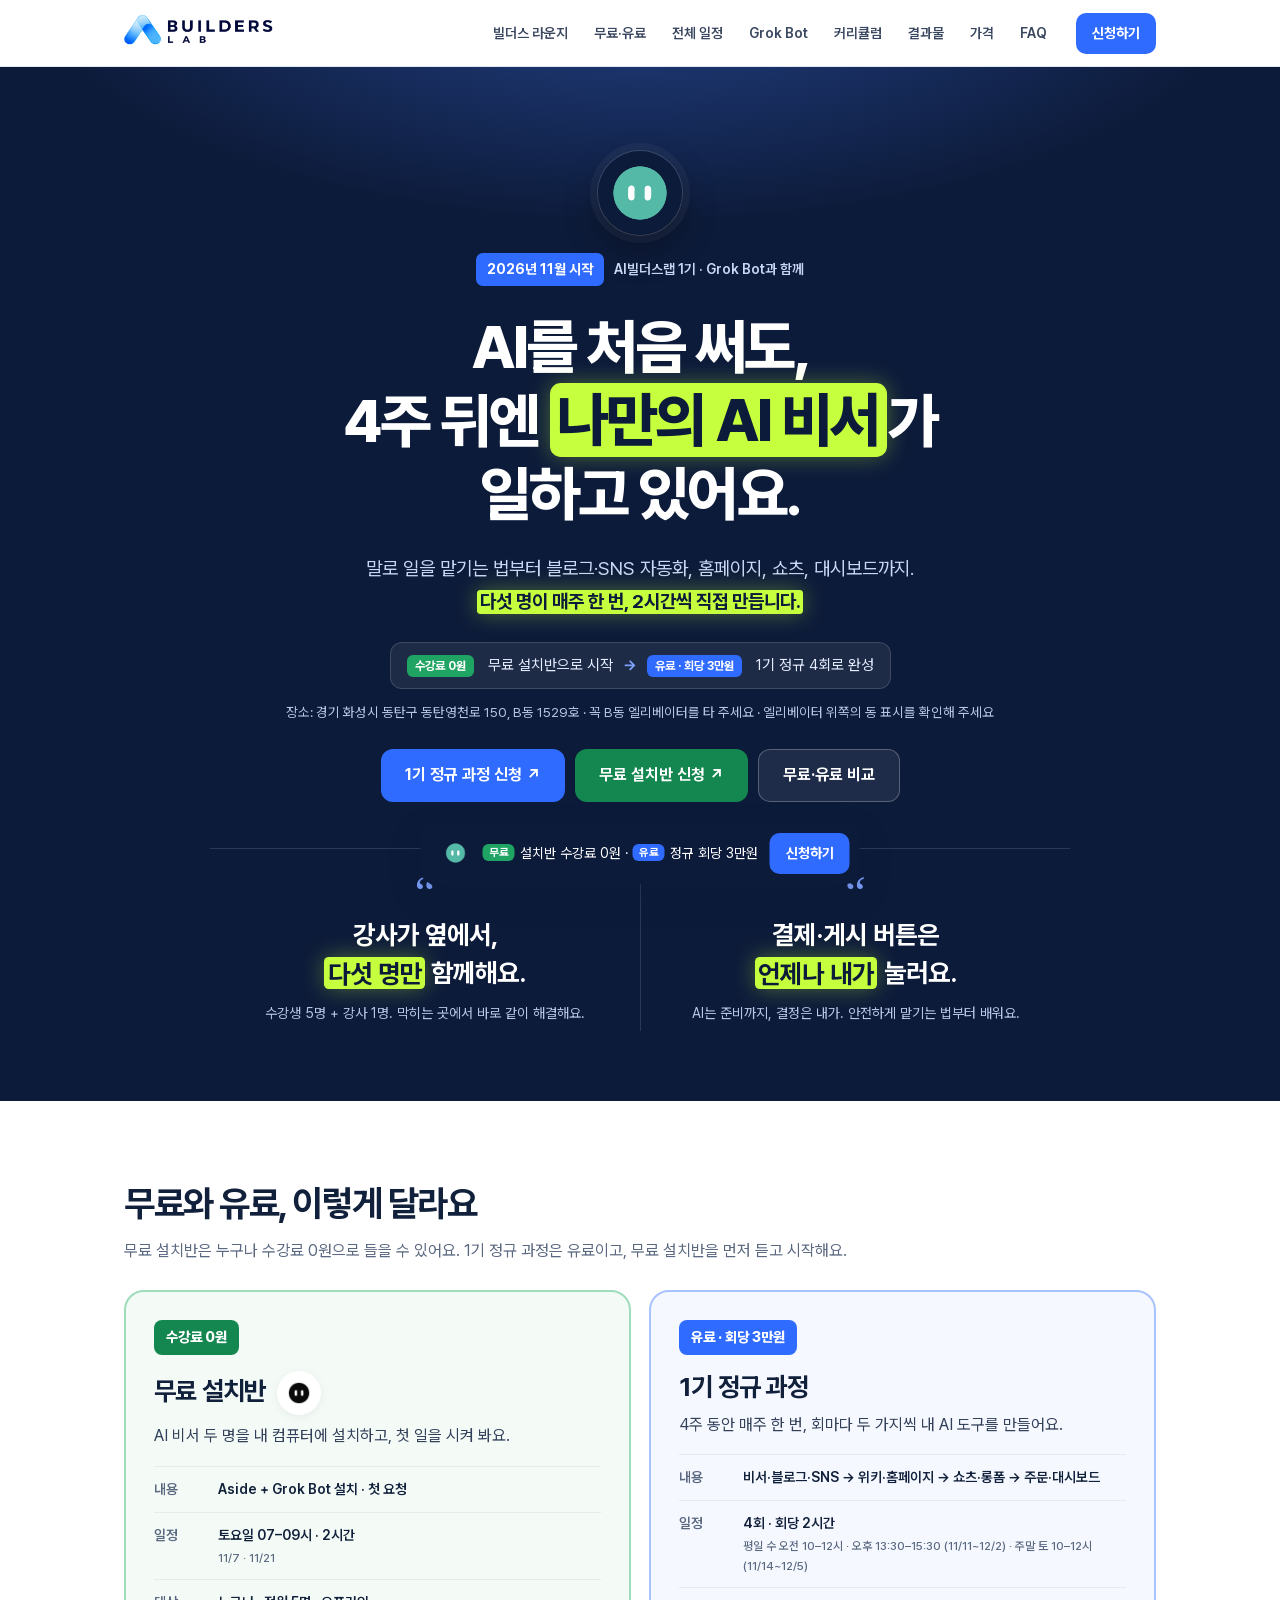
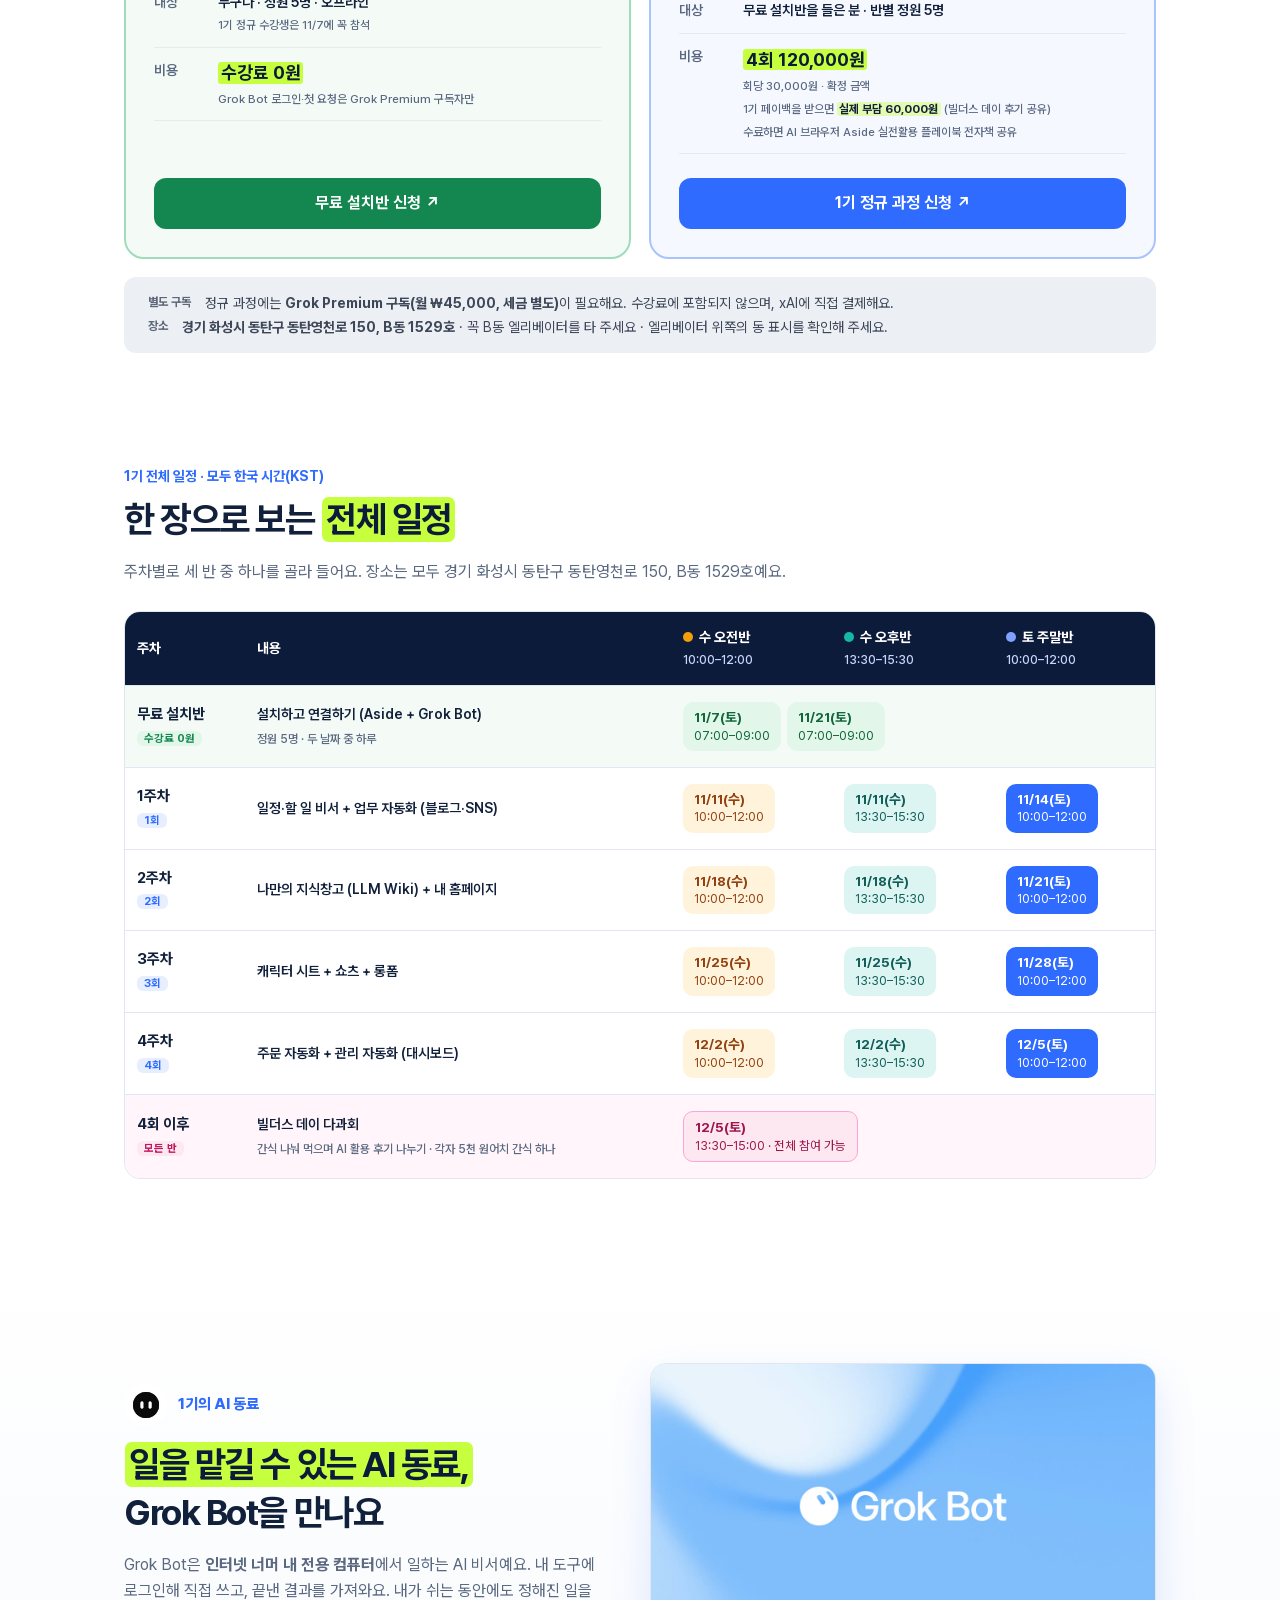
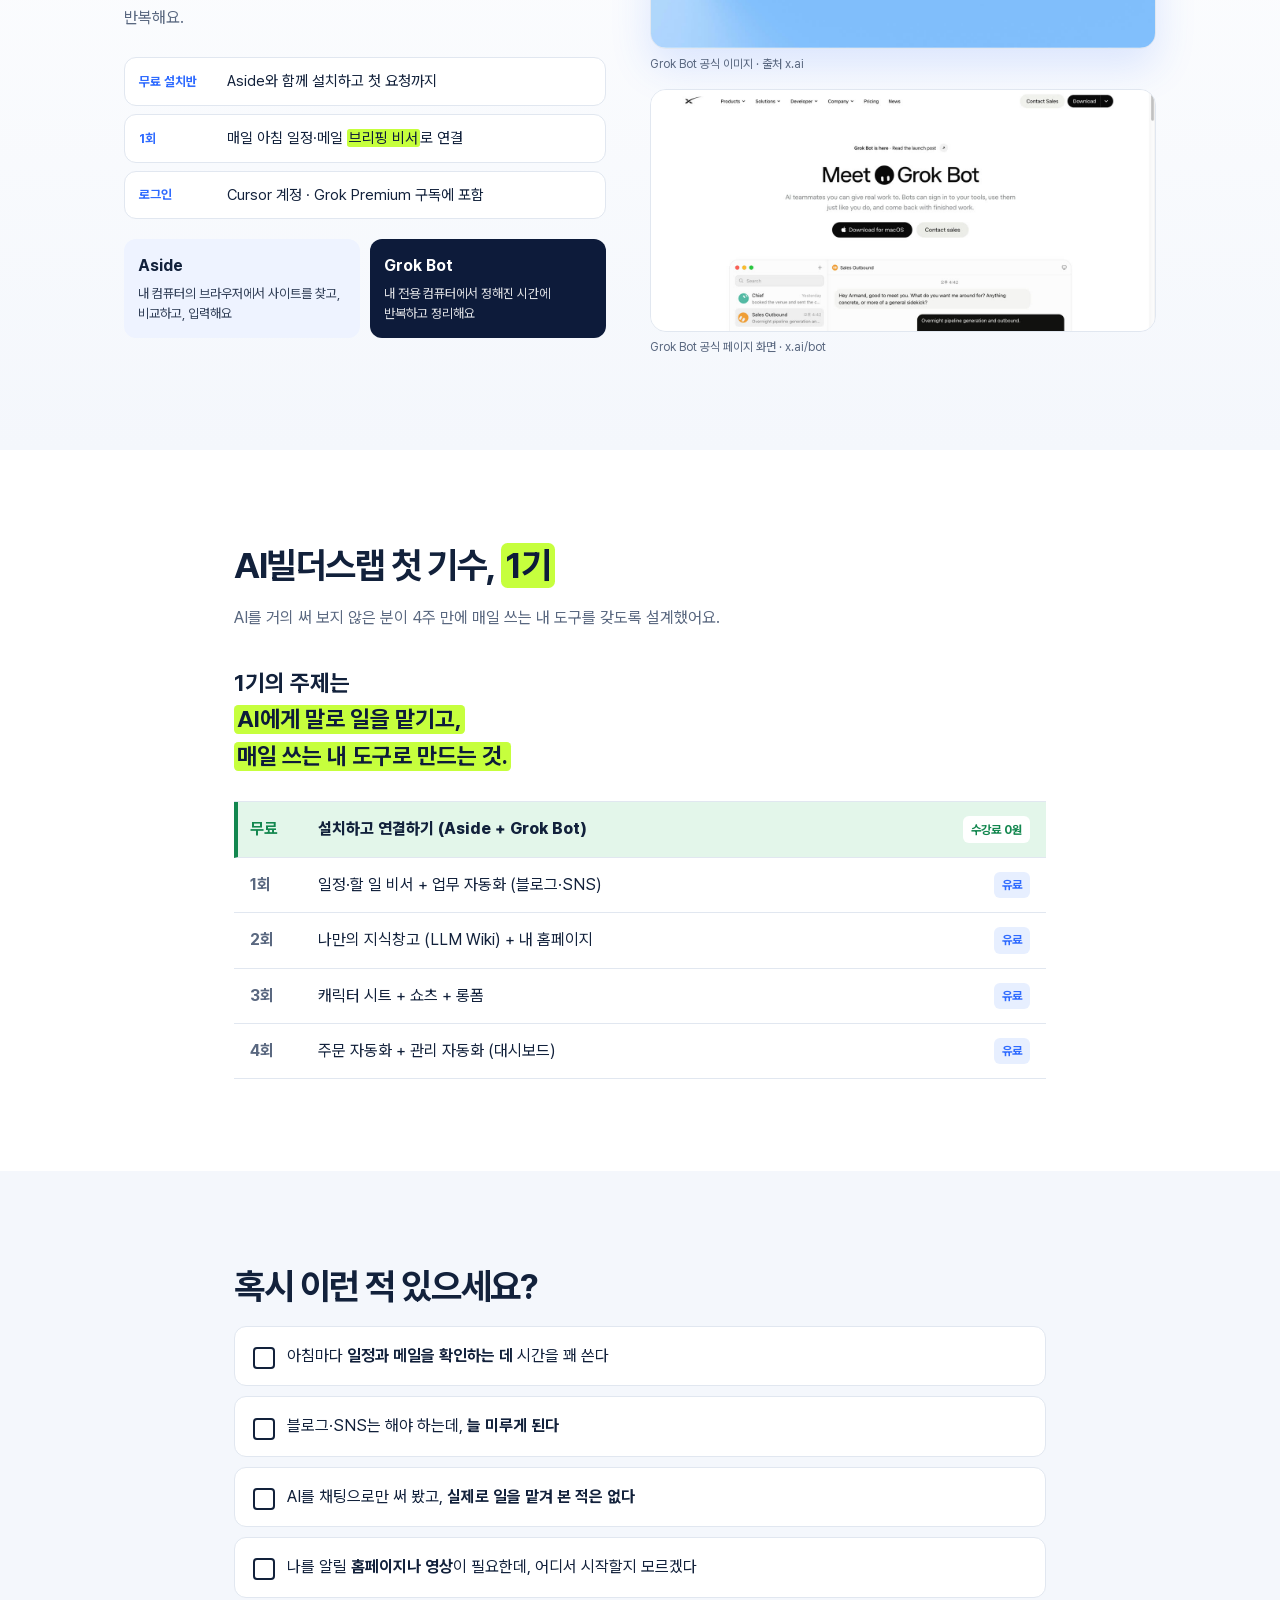
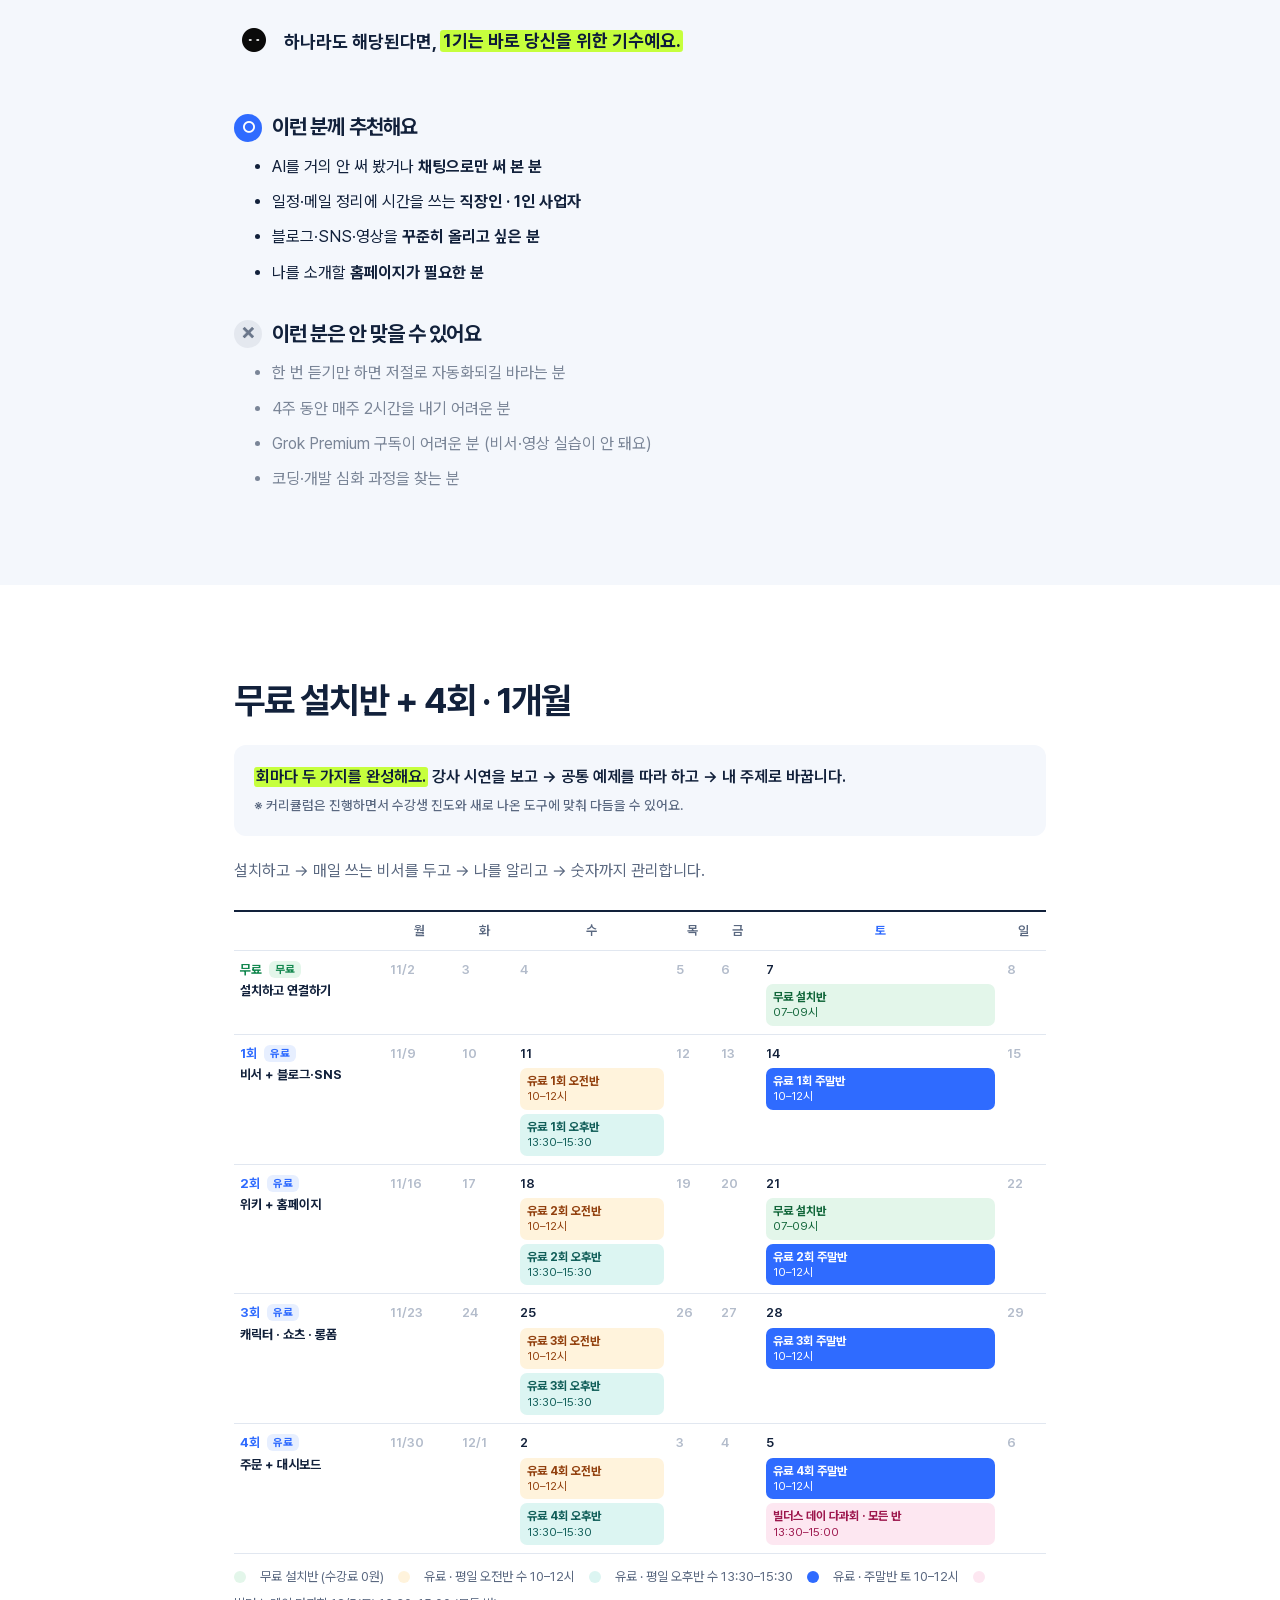
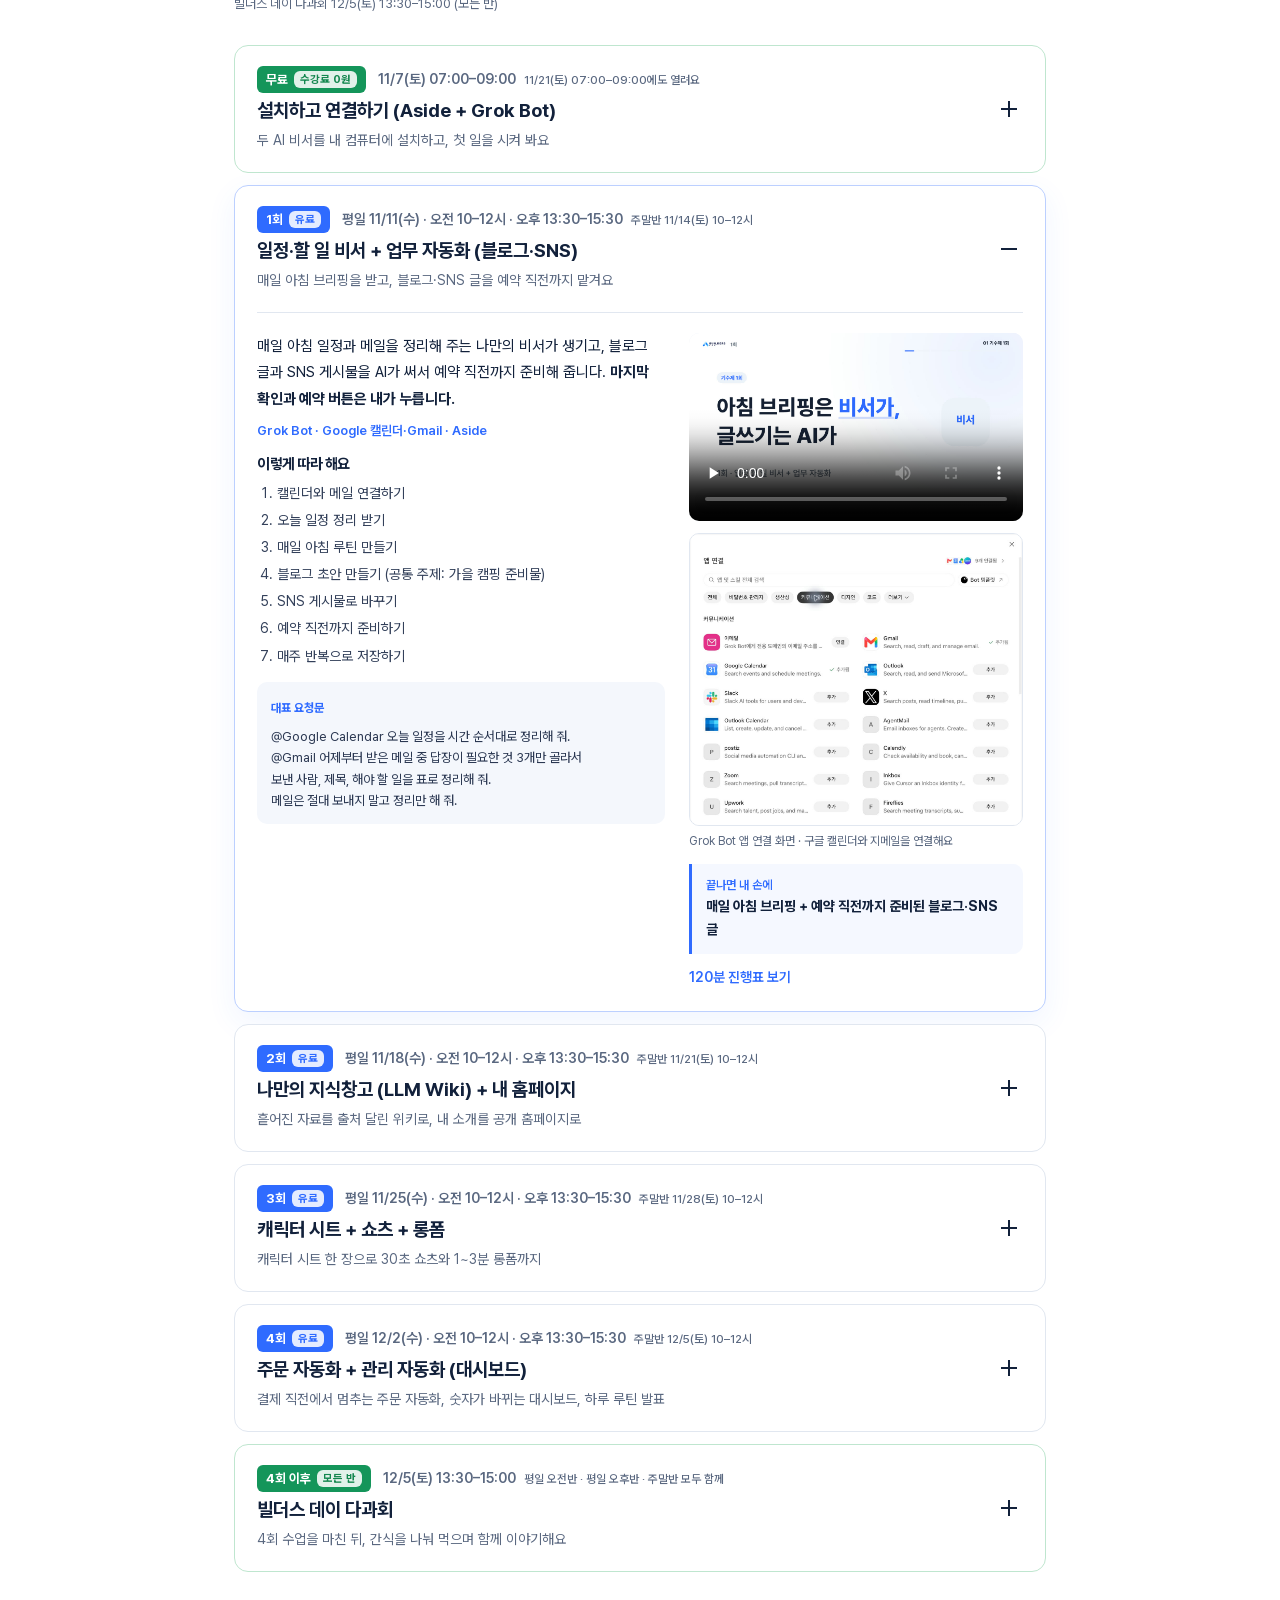
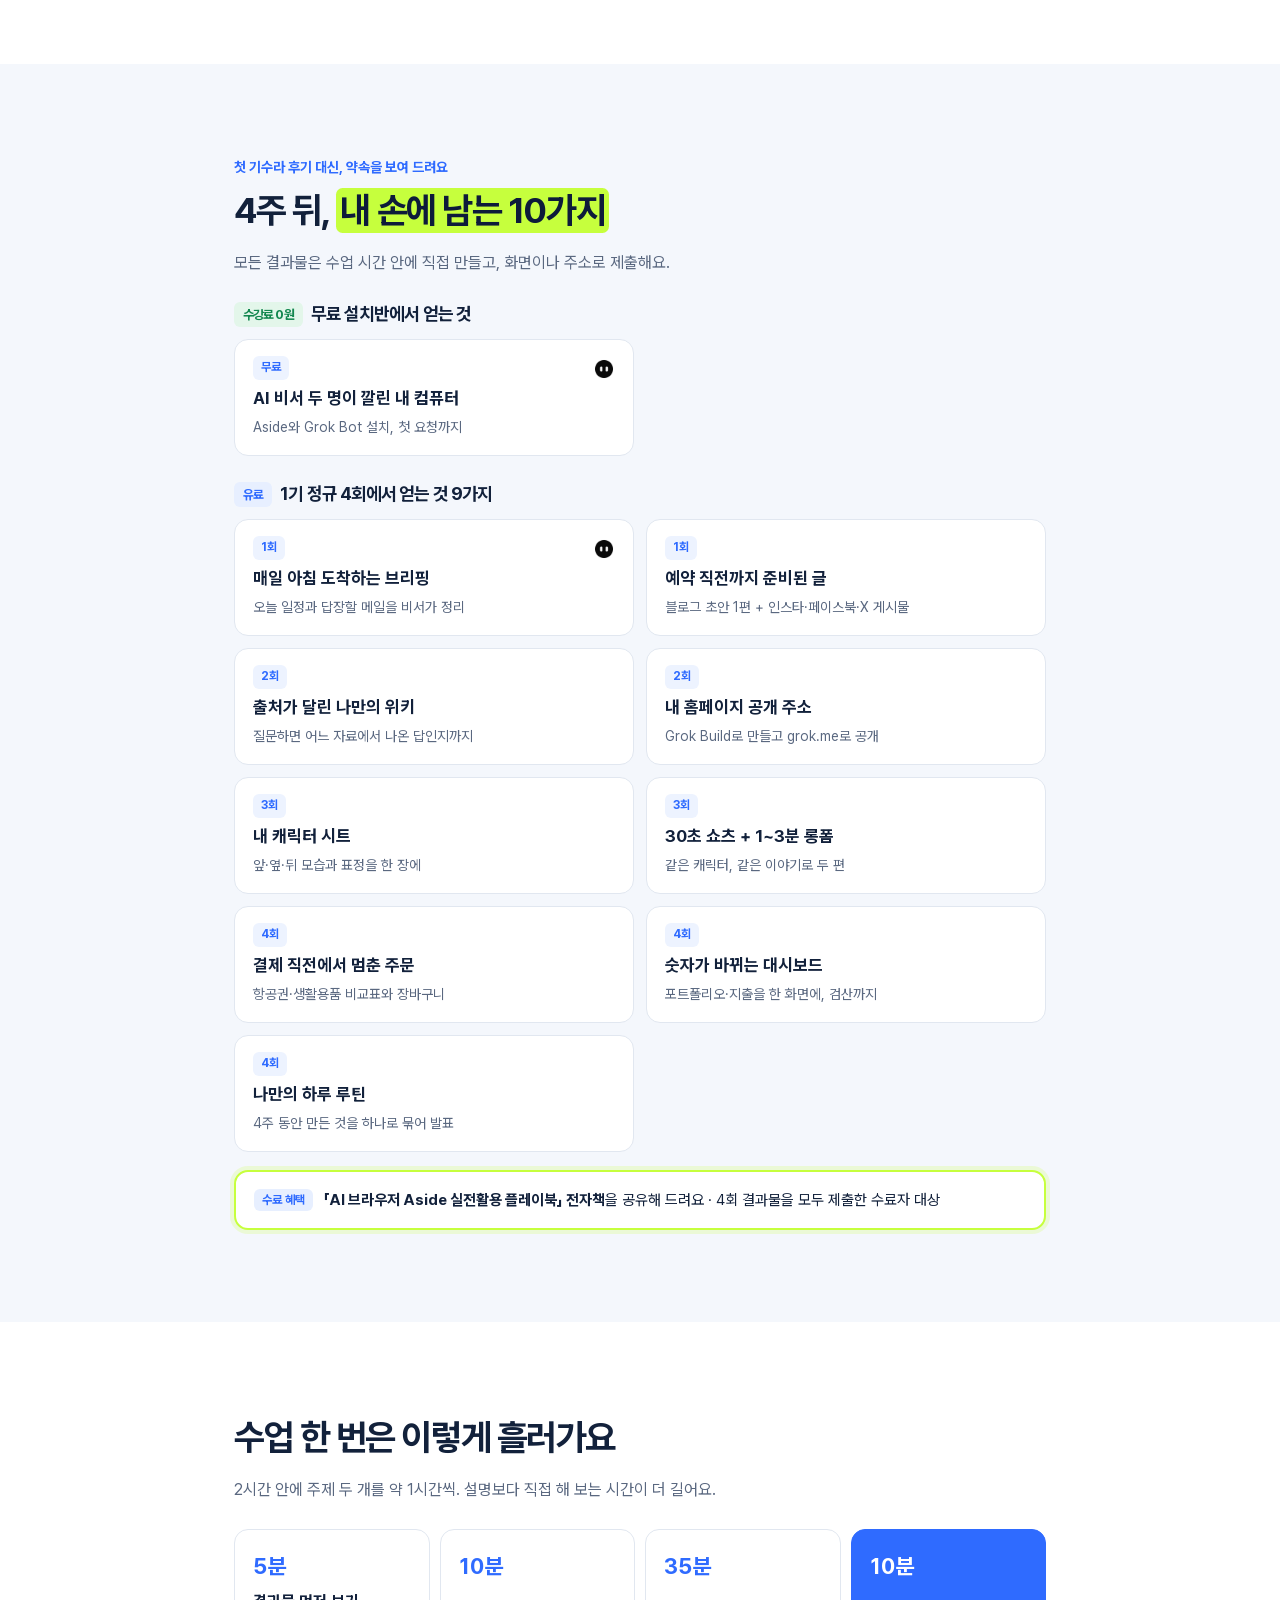
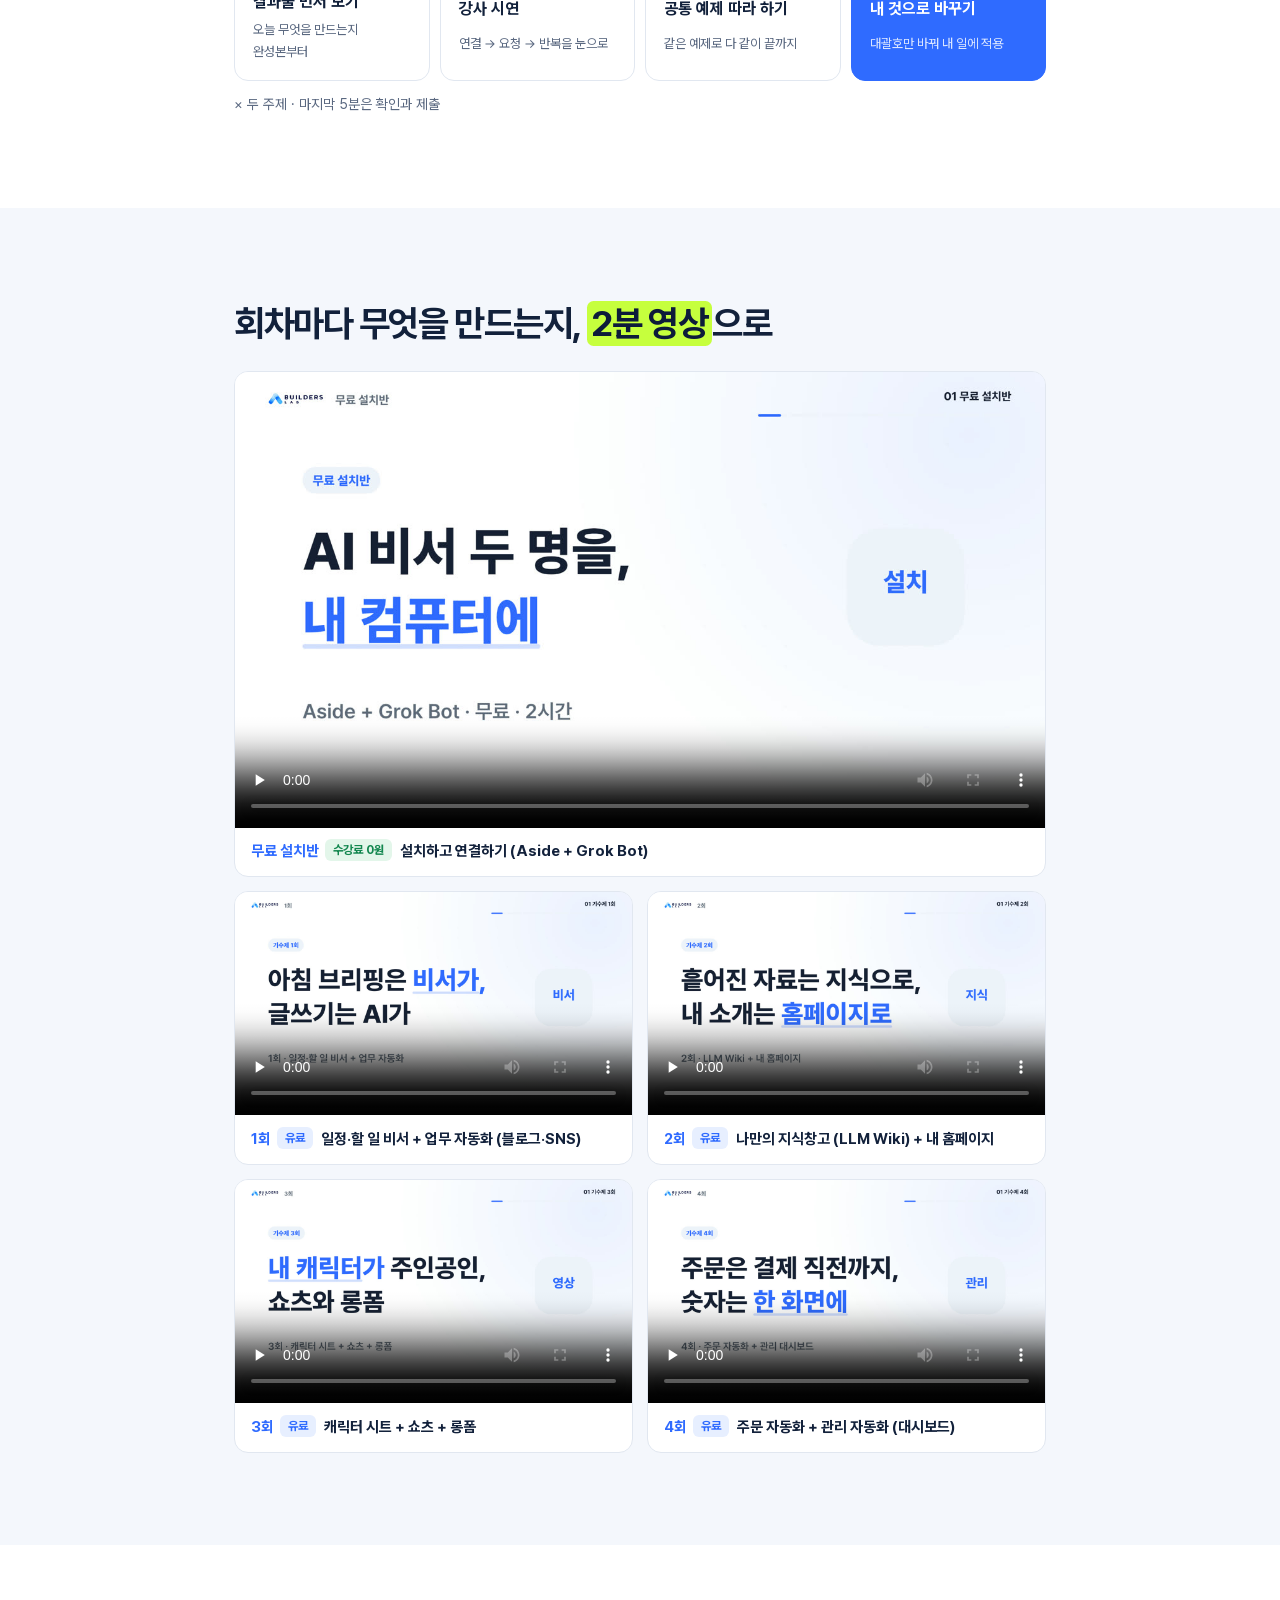
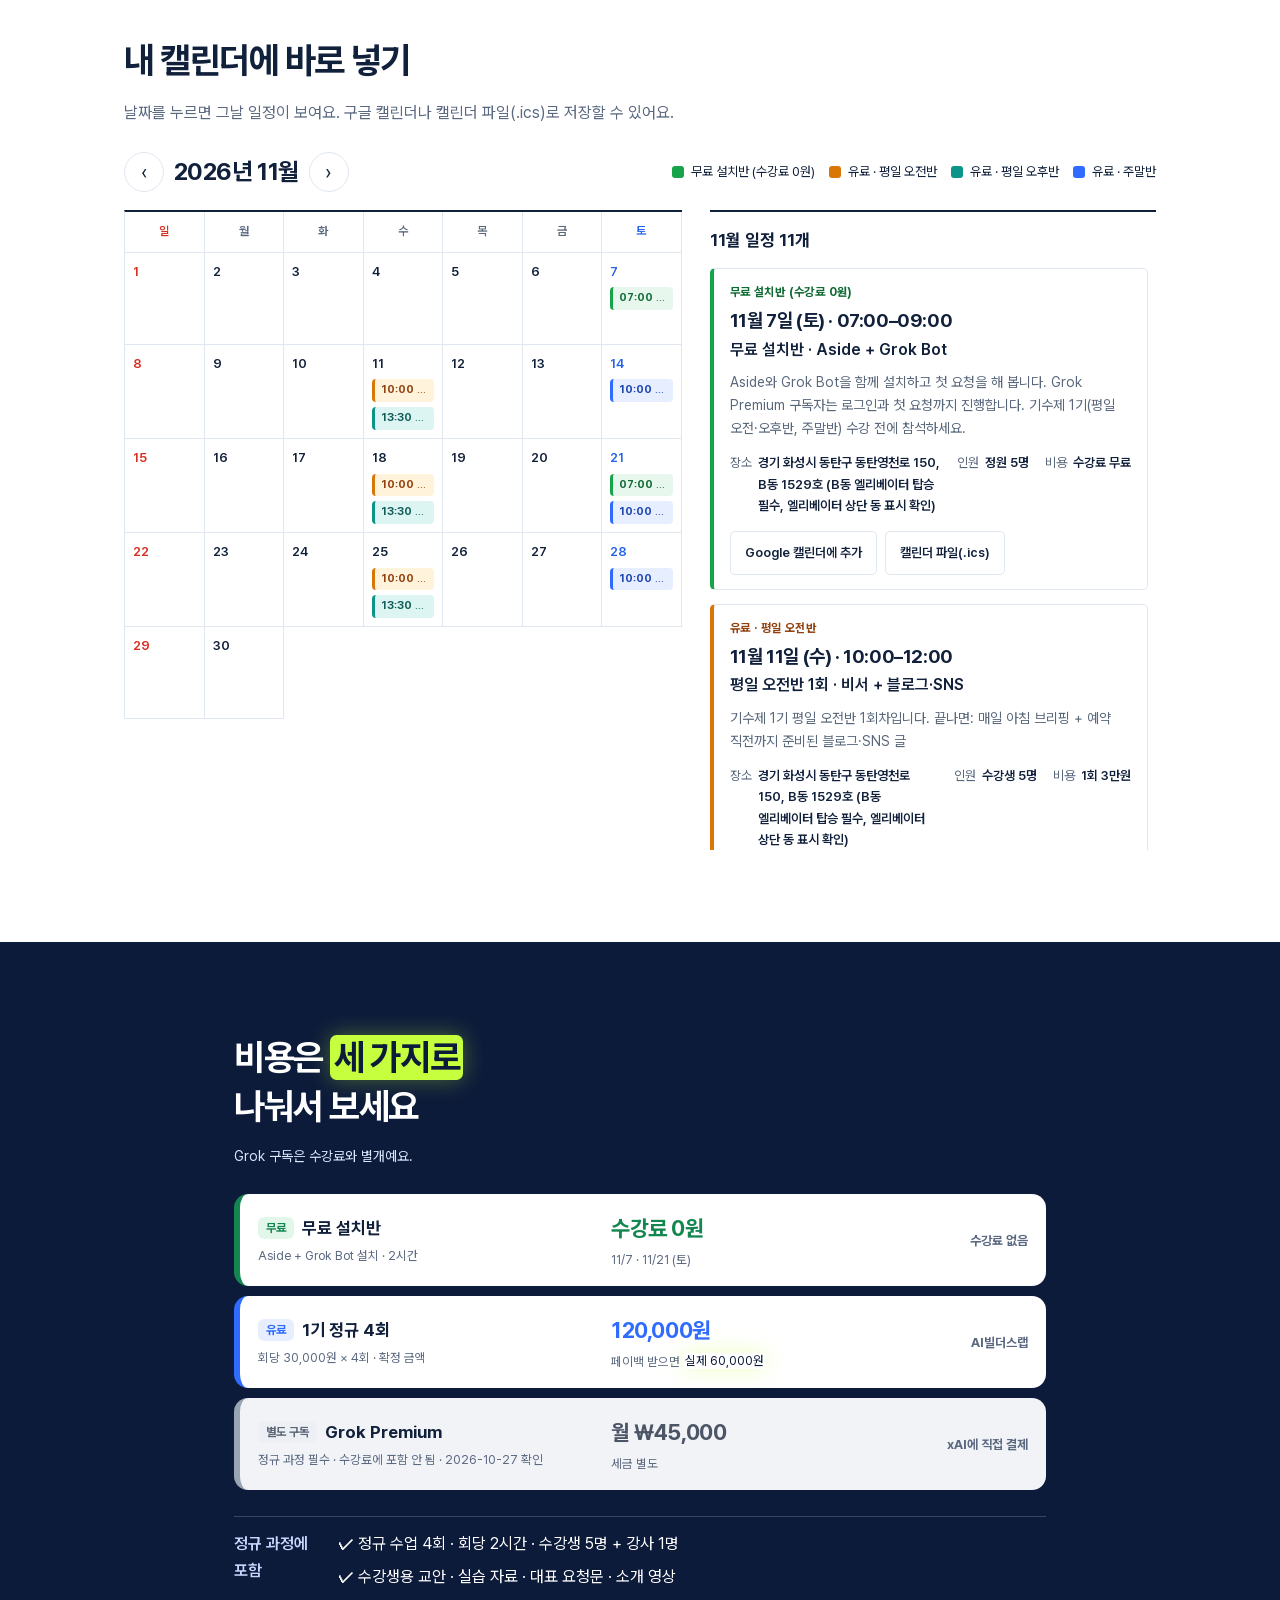
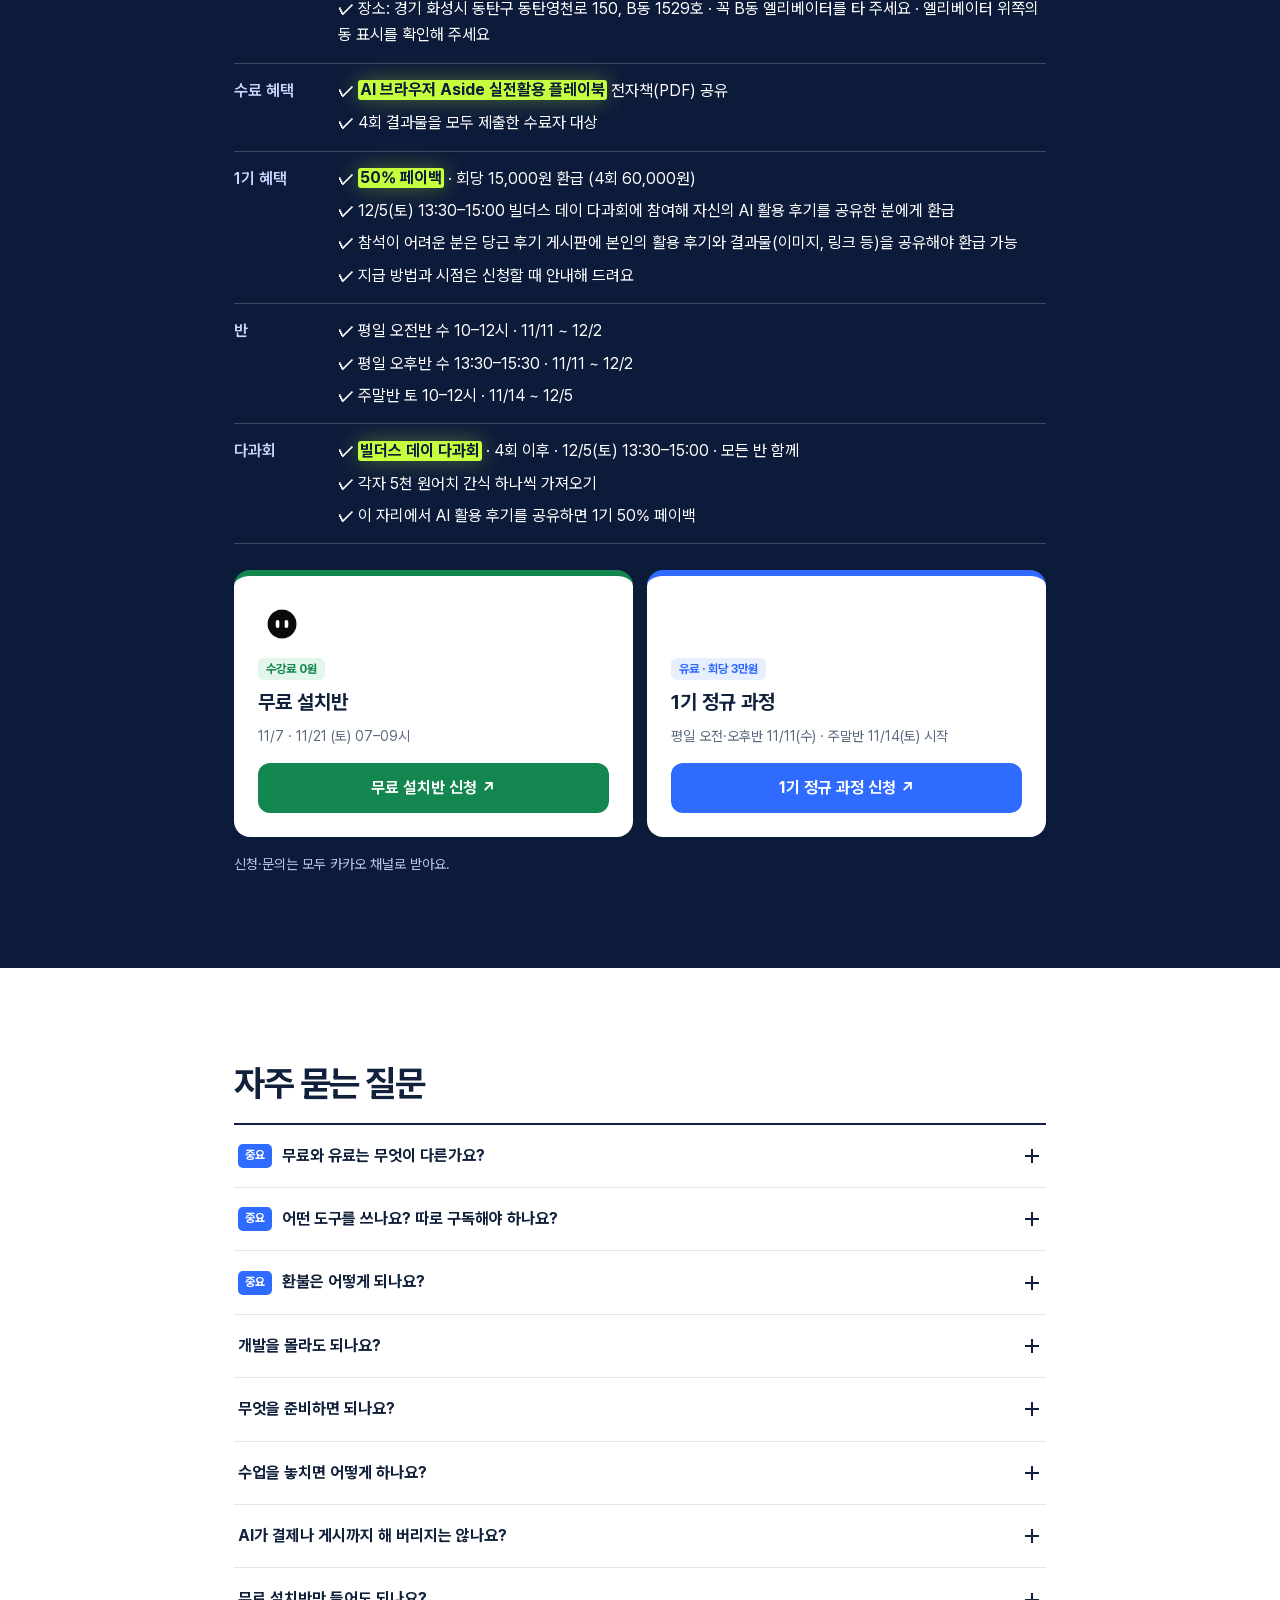
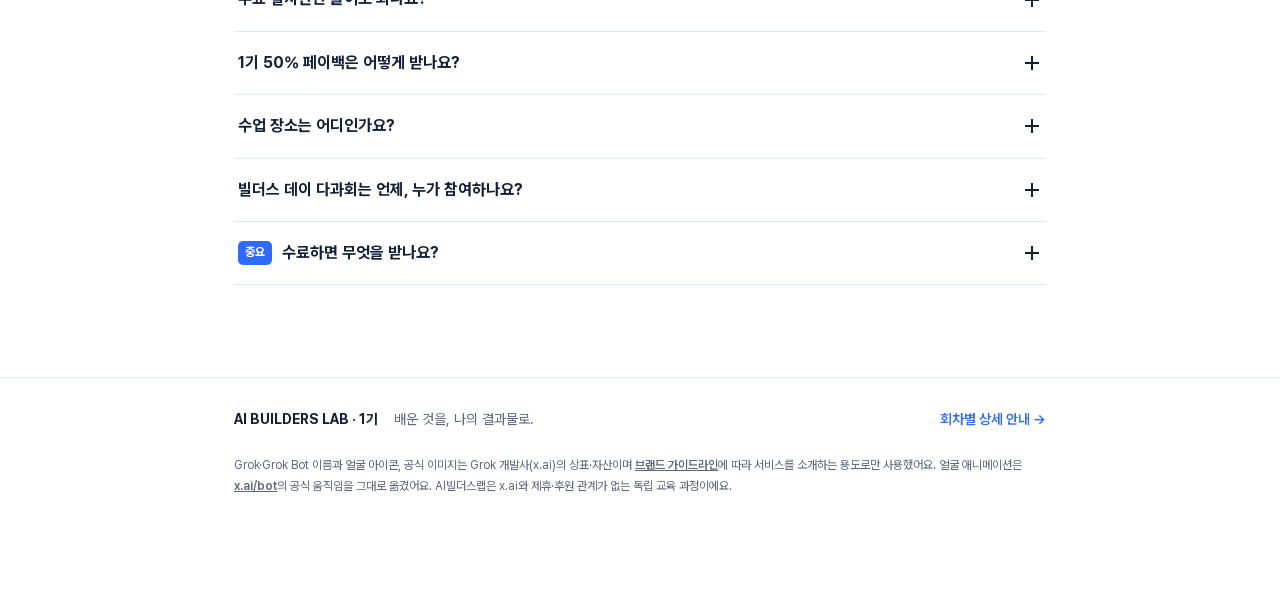
<file: index.html>
<!doctype html>
<html lang="ko" class="no-js">
<head>
  <script>document.documentElement.className = "js";</script>
  <meta charset="utf-8">
  <meta name="viewport" content="width=device-width,initial-scale=1">
  <title>AI빌더스랩 1기 모집 · AI 비서부터 홈페이지·쇼츠까지 4회 완성</title>
  <meta name="description" content="AI빌더스랩 1기 모집. 무료 설치반 다음 4회 기수제로 AI 비서, 블로그·SNS 자동화, 홈페이지, 쇼츠, 대시보드를 직접 만듭니다. 정원 5명, 11월 시작.">
  <meta property="og:title" content="AI빌더스랩 1기 모집 · 4주 뒤엔 나만의 AI 비서가 일합니다">
  <meta property="og:description" content="무료 설치반 → 4회 · 수강생 5명 · 평일 오전·오후반 11/11, 주말반 11/14 시작 · 12/5(토) 빌더스 데이 다과회">
  <meta property="og:type" content="website">
  <meta property="og:url" content="https://aihubos.github.io/builderslab-batch1/">
  <meta property="og:image" content="https://aihubos.github.io/builderslab-batch1/assets/cohort1-videos/s1.jpg">
  <meta name="twitter:card" content="summary_large_image">
  <link rel="canonical" href="https://aihubos.github.io/builderslab-batch1/">
  <link rel="icon" type="image/png" href="assets/favicon.png">
  <meta name="theme-color" content="#0d1b3a">
  <link rel="stylesheet" href="fonts/pretendard.css">
  <link rel="stylesheet" href="styles.css">
  <link rel="stylesheet" href="programs.css">
  <link rel="stylesheet" href="recruit1.css">
  <script src="schedule.js" defer></script>
  <script src="recruit1.js" defer></script>
</head>
<body class="recruit">
  <a class="skip-link" href="#main">본문 바로가기</a>
  <header class="r-top"><div class="r-top-in">
    <a class="brand" href="#main" aria-label="AI빌더스랩 1기 모집 처음으로"><img src="assets/brand-wordmark.png" alt="AI빌더스랩" width="170" height="41"></a>
    <nav aria-label="1기 모집 메뉴"><a href="https://lounge.ai-hub-os.com/">빌더스 라운지</a><a href="#tracks">무료·유료</a><a href="#timetable">전체 일정</a><a href="#grokbot">Grok Bot</a><a href="#curriculum">커리큘럼</a><a href="#results">결과물</a><a href="#price">가격</a><a href="#faq">FAQ</a></nav>
    <a class="r-apply" href="https://open.kakao.com/me/aibuilderslab" target="_blank" rel="noopener noreferrer">신청하기</a>
  </div></header>
  <main id="main" tabindex="-1">
    <section class="r-hero"><div class="r-wrap">
      <img class="bot hero-bot" src="assets/grokbot/grokbot-blink-green-navy.gif" width="84" height="84" alt="눈을 깜박이는 Grok Bot 얼굴 아이콘" loading="lazy" decoding="async">
      <p class="r-chip"><b>2026년 11월 시작</b>AI빌더스랩 1기 · Grok Bot과 함께</p>
      <h1>AI를 처음 써도,<br>4주 뒤엔 <mark>나만의 AI 비서</mark>가<br>일하고 있어요.</h1>
      <p class="r-lede">말로 일을 맡기는 법부터 블로그·SNS 자동화, 홈페이지, 쇼츠, 대시보드까지.<br><mark>다섯 명이 매주 한 번, 2시간씩 직접 만듭니다.</mark></p>
      <p class="r-path"><span class="pill free">수강료 0원</span>무료 설치반으로 시작 <b>→</b> <span class="pill paid">유료 · 회당 3만원</span>1기 정규 4회로 완성</p>
      <p class="r-path-note">장소: 경기 화성시 동탄구 동탄영천로 150, B동 1529호 · 꼭 B동 엘리베이터를 타 주세요 · 엘리베이터 위쪽의 동 표시를 확인해 주세요</p>
      <p class="r-cta"><a class="r-btn" href="https://open.kakao.com/me/aibuilderslab" target="_blank" rel="noopener noreferrer">1기 정규 과정 신청 ↗</a><a class="r-btn free" href="https://open.kakao.com/me/aibuilderslab" target="_blank" rel="noopener noreferrer">무료 설치반 신청 ↗</a><a class="r-btn line" href="#tracks">무료·유료 비교</a></p>
      <div class="r-promise">
        <div><span>“</span><strong>강사가 옆에서,<br><mark>다섯 명만</mark> 함께해요.</strong><p>수강생 5명 + 강사 1명. 막히는 곳에서 바로 같이 해결해요.</p></div>
        <div><span>“</span><strong>결제·게시 버튼은<br><mark>언제나 내가</mark> 눌러요.</strong><p>AI는 준비까지, 결정은 내가. 안전하게 맡기는 법부터 배워요.</p></div>
      </div>
    </div></section>

    <section class="r-tracks" id="tracks"><div class="r-wrap">
      <h2>무료와 유료, 이렇게 달라요</h2>
      <p class="r-sub">무료 설치반은 누구나 수강료 0원으로 들을 수 있어요. 1기 정규 과정은 유료이고, 무료 설치반을 먼저 듣고 시작해요.</p>
      <div class="tcard-grid">
        <article class="tcard free"><p class="tcard-badge">수강료 0원</p><h3>무료 설치반 <span class="bot-chip"><img class="bot" src="assets/grokbot/grokbot-blink-black-white.gif" width="34" height="34" alt="Grok Bot 얼굴 아이콘" loading="lazy" decoding="async"></span></h3><p class="tcard-one">AI 비서 두 명을 내 컴퓨터에 설치하고, 첫 일을 시켜 봐요.</p>
          <dl><div><dt>내용</dt><dd>Aside + Grok Bot 설치 · 첫 요청</dd></div><div><dt>일정</dt><dd>토요일 07–09시 · 2시간<small>11/7 · 11/21</small></dd></div><div><dt>대상</dt><dd>누구나 · 정원 5명 · 오프라인<small>1기 정규 수강생은 11/7에 꼭 참석</small></dd></div><div><dt>비용</dt><dd><strong><mark>수강료 0원</mark></strong><small>Grok Bot 로그인·첫 요청은 Grok Premium 구독자만</small></dd></div></dl>
          <a class="r-btn free" href="https://open.kakao.com/me/aibuilderslab" target="_blank" rel="noopener noreferrer">무료 설치반 신청 ↗</a></article>
        <article class="tcard paid"><p class="tcard-badge">유료 · 회당 3만원</p><h3>1기 정규 과정</h3><p class="tcard-one">4주 동안 매주 한 번, 회마다 두 가지씩 내 AI 도구를 만들어요.</p>
          <dl><div><dt>내용</dt><dd>비서·블로그·SNS → 위키·홈페이지 → 쇼츠·롱폼 → 주문·대시보드</dd></div><div><dt>일정</dt><dd>4회 · 회당 2시간<small>평일 수 오전 10–12시 · 오후 13:30–15:30 (11/11~12/2) · 주말 토 10–12시 (11/14~12/5)</small></dd></div><div><dt>대상</dt><dd>무료 설치반을 들은 분 · 반별 정원 5명</dd></div><div><dt>비용</dt><dd><strong><mark>4회 120,000원</mark></strong><small>회당 30,000원 · 확정 금액</small><small>1기 페이백을 받으면 <b>실제 부담 60,000원</b> (빌더스 데이 후기 공유)</small><small>수료하면 AI 브라우저 Aside 실전활용 플레이북 전자책 공유</small></dd></div></dl>
          <a class="r-btn" href="https://open.kakao.com/me/aibuilderslab" target="_blank" rel="noopener noreferrer">1기 정규 과정 신청 ↗</a></article>
      </div>
      <p class="tcard-sub"><em class="pill sub">별도 구독</em>정규 과정에는 <strong>Grok Premium 구독(월 ₩45,000, 세금 별도)</strong>이 필요해요. 수강료에 포함되지 않으며, xAI에 직접 결제해요.<br><em class="pill sub">장소</em><strong>경기 화성시 동탄구 동탄영천로 150, B동 1529호</strong> · 꼭 B동 엘리베이터를 타 주세요 · 엘리베이터 위쪽의 동 표시를 확인해 주세요.</p>
    </div></section>

    <section class="r-sec" id="timetable"><div class="r-wrap"><p class="r-kicker">1기 전체 일정 · 모두 한국 시간(KST)</p><h2>한 장으로 보는 <mark>전체 일정</mark></h2><p class="r-sub">주차별로 세 반 중 하나를 골라 들어요. 장소는 모두 경기 화성시 동탄구 동탄영천로 150, B동 1529호예요.</p><div class="tt-scroll"><table class="tt"><thead><tr><th scope="col">주차</th><th scope="col">내용</th><th scope="col"><span class="tt-dot morning"></span>수 오전반<small>10:00–12:00</small></th><th scope="col"><span class="tt-dot afternoon"></span>수 오후반<small>13:30–15:30</small></th><th scope="col"><span class="tt-dot weekend"></span>토 주말반<small>10:00–12:00</small></th></tr></thead><tbody><tr class="tt-free"><th scope="row" data-label="주차"><b>무료 설치반</b><em class="pill free">수강료 0원</em></th><td class="tt-topic" data-label="내용">설치하고 연결하기 (Aside + Grok Bot)<small>정원 5명 · 두 날짜 중 하루</small></td><td colspan="3" class="tt-span" data-label="일정"><span class="tt-chip free"><b>11/7(토)</b>07:00–09:00</span><span class="tt-chip free"><b>11/21(토)</b>07:00–09:00</span></td></tr><tr><th scope="row" data-label="주차"><b>1주차</b><em class="pill paid">1회</em></th><td class="tt-topic" data-label="내용">일정·할 일 비서 + 업무 자동화 (블로그·SNS)</td><td data-label="수 오전반"><span class="tt-chip morning"><b>11/11(수)</b>10:00–12:00</span></td><td data-label="수 오후반"><span class="tt-chip afternoon"><b>11/11(수)</b>13:30–15:30</span></td><td data-label="토 주말반"><span class="tt-chip weekend"><b>11/14(토)</b>10:00–12:00</span></td></tr><tr><th scope="row" data-label="주차"><b>2주차</b><em class="pill paid">2회</em></th><td class="tt-topic" data-label="내용">나만의 지식창고 (LLM Wiki) + 내 홈페이지</td><td data-label="수 오전반"><span class="tt-chip morning"><b>11/18(수)</b>10:00–12:00</span></td><td data-label="수 오후반"><span class="tt-chip afternoon"><b>11/18(수)</b>13:30–15:30</span></td><td data-label="토 주말반"><span class="tt-chip weekend"><b>11/21(토)</b>10:00–12:00</span></td></tr><tr><th scope="row" data-label="주차"><b>3주차</b><em class="pill paid">3회</em></th><td class="tt-topic" data-label="내용">캐릭터 시트 + 쇼츠 + 롱폼</td><td data-label="수 오전반"><span class="tt-chip morning"><b>11/25(수)</b>10:00–12:00</span></td><td data-label="수 오후반"><span class="tt-chip afternoon"><b>11/25(수)</b>13:30–15:30</span></td><td data-label="토 주말반"><span class="tt-chip weekend"><b>11/28(토)</b>10:00–12:00</span></td></tr><tr><th scope="row" data-label="주차"><b>4주차</b><em class="pill paid">4회</em></th><td class="tt-topic" data-label="내용">주문 자동화 + 관리 자동화 (대시보드)</td><td data-label="수 오전반"><span class="tt-chip morning"><b>12/2(수)</b>10:00–12:00</span></td><td data-label="수 오후반"><span class="tt-chip afternoon"><b>12/2(수)</b>13:30–15:30</span></td><td data-label="토 주말반"><span class="tt-chip weekend"><b>12/5(토)</b>10:00–12:00</span></td></tr><tr class="tt-party"><th scope="row" data-label="주차"><b>4회 이후</b><em class="pill party">모든 반</em></th><td class="tt-topic" data-label="내용">빌더스 데이 다과회<small>간식 나눠 먹으며 AI 활용 후기 나누기 · 각자 5천 원어치 간식 하나</small></td><td colspan="3" class="tt-span" data-label="일정"><span class="tt-chip party"><b>12/5(토)</b>13:30–15:00 · 전체 참여 가능</span></td></tr></tbody></table></div></div></section>

    <section class="r-sec gb" id="grokbot"><div class="r-wrap gb-grid">
      <div class="gb-copy">
        <p class="gb-kicker"><img class="bot" src="assets/grokbot/grokbot-blink-black-white.gif" width="44" height="44" alt="Grok Bot 얼굴 아이콘" loading="lazy" decoding="async"><span>1기의 AI 동료</span></p>
        <h2><mark>일을 맡길 수 있는 AI 동료,</mark><br>Grok Bot을 만나요</h2>
        <p class="r-sub">Grok Bot은 <strong>인터넷 너머 내 전용 컴퓨터</strong>에서 일하는 AI 비서예요. 내 도구에 로그인해 직접 쓰고, 끝낸 결과를 가져와요. 내가 쉬는 동안에도 정해진 일을 반복해요.</p>
        <ul class="gb-facts">
          <li><b>무료 설치반</b><span>Aside와 함께 설치하고 첫 요청까지</span></li>
          <li><b>1회</b><span>매일 아침 일정·메일 <mark>브리핑 비서</mark>로 연결</span></li>
          <li><b>로그인</b><span>Cursor 계정 · Grok Premium 구독에 포함</span></li>
        </ul>
        <div class="gb-vs"><div><strong>Aside</strong><span>내 컴퓨터의 브라우저에서 사이트를 찾고, 비교하고, 입력해요</span></div><div><strong>Grok Bot</strong><span>내 전용 컴퓨터에서 정해진 시간에 반복하고 정리해요</span></div></div>
      </div>
      <div class="gb-media">
        <figure class="gb-og"><img src="assets/grokbot/grok-bot-og.jpg" width="1200" height="675" alt="Grok Bot 공식 대표 이미지: 파란 배경에 Grok Bot 얼굴 아이콘과 이름" loading="lazy" decoding="async"><figcaption>Grok Bot 공식 이미지 · 출처 x.ai</figcaption></figure>
        <figure class="gb-shot"><img src="assets/shots/grokbot-00-download.jpg" width="1600" height="768" alt="Grok Bot 공식 페이지 화면: Meet Grok Bot 제목과 macOS 다운로드 버튼" loading="lazy" decoding="async"><figcaption>Grok Bot 공식 페이지 화면 · x.ai/bot</figcaption></figure>
      </div>
    </div></section>

    <section class="r-sec"><div class="r-narrow">
      <h2>AI빌더스랩 첫 기수, <mark>1기</mark></h2>
      <p class="r-sub">AI를 거의 써 보지 않은 분이 4주 만에 매일 쓰는 내 도구를 갖도록 설계했어요.</p>
      <p class="r-theme">1기의 주제는<br><mark>AI에게 말로 일을 맡기고,</mark><br><mark>매일 쓰는 내 도구로 만드는 것.</mark></p>
      <ol class="r-list"><li class=free-on><span>무료</span>설치하고 연결하기 (Aside + Grok Bot)<em class="pill free">수강료 0원</em></li><li><span>1회</span>일정·할 일 비서 + 업무 자동화 (블로그·SNS)<em class="pill paid">유료</em></li><li><span>2회</span>나만의 지식창고 (LLM Wiki) + 내 홈페이지<em class="pill paid">유료</em></li><li><span>3회</span>캐릭터 시트 + 쇼츠 + 롱폼<em class="pill paid">유료</em></li><li><span>4회</span>주문 자동화 + 관리 자동화 (대시보드)<em class="pill paid">유료</em></li></ol>
    </div></section>

    <section class="r-sec wash"><div class="r-narrow">
      <h2>혹시 이런 적 있으세요?</h2>
      <ul class="r-pain">
        <li>아침마다 <strong>일정과 메일을 확인하는 데</strong> 시간을 꽤 쓴다</li>
        <li>블로그·SNS는 해야 하는데, <strong>늘 미루게 된다</strong></li>
        <li>AI를 채팅으로만 써 봤고, <strong>실제로 일을 맡겨 본 적은 없다</strong></li>
        <li>나를 알릴 <strong>홈페이지나 영상</strong>이 필요한데, 어디서 시작할지 모르겠다</li>
      </ul>
      <p class="r-pain-foot"><img class="bot inline-bot" src="assets/grokbot/grokbot-blink-black-wash.gif" width="40" height="40" alt="Grok Bot 얼굴 아이콘" loading="lazy" decoding="async">하나라도 해당된다면, <mark>1기는 바로 당신을 위한 기수예요.</mark></p>
      <div class="r-fit">
        <div class="yes"><h3><span>○</span>이런 분께 추천해요</h3><ul><li>AI를 거의 안 써 봤거나 <strong>채팅으로만 써 본 분</strong></li><li>일정·메일 정리에 시간을 쓰는 <strong>직장인 · 1인 사업자</strong></li><li>블로그·SNS·영상을 <strong>꾸준히 올리고 싶은 분</strong></li><li>나를 소개할 <strong>홈페이지가 필요한 분</strong></li></ul></div>
        <div class="no"><h3><span>✕</span>이런 분은 안 맞을 수 있어요</h3><ul><li>한 번 듣기만 하면 저절로 자동화되길 바라는 분</li><li>4주 동안 매주 2시간을 내기 어려운 분</li><li>Grok Premium 구독이 어려운 분 (비서·영상 실습이 안 돼요)</li><li>코딩·개발 심화 과정을 찾는 분</li></ul></div>
      </div>
    </div></section>

    <section class="r-sec" id="curriculum"><div class="r-narrow">
      <h2>무료 설치반 + 4회 · 1개월</h2>
      <p class="r-box"><mark>회마다 두 가지를 완성해요.</mark> 강사 시연을 보고 → 공통 예제를 따라 하고 → 내 주제로 바꿉니다.<br><small>※ 커리큘럼은 진행하면서 수강생 진도와 새로 나온 도구에 맞춰 다듬을 수 있어요.</small></p>
      <p class="r-sub">설치하고 → 매일 쓰는 비서를 두고 → 나를 알리고 → 숫자까지 관리합니다.</p>
      <div class="week-scroll"><table class="week"><thead><tr><th></th><th scope="col">월</th><th scope="col">화</th><th scope="col">수</th><th scope="col">목</th><th scope="col">금</th><th scope="col">토</th><th scope="col">일</th></tr></thead><tbody><tr class="free"><th scope="row"><b>무료 <em class="pill free">무료</em></b><span>설치하고 연결하기</span></th><td class=""><span class="d">11/2</span></td><td class=""><span class="d">3</span></td><td class=""><span class="d">4</span></td><td class=""><span class="d">5</span></td><td class=""><span class="d">6</span></td><td class="has"><span class="d">7</span><span class="ev free"><b>무료 설치반</b>07–09시</span></td><td class=""><span class="d">8</span></td></tr><tr class="paid"><th scope="row"><b>1회 <em class="pill paid">유료</em></b><span>비서 + 블로그·SNS</span></th><td class=""><span class="d">11/9</span></td><td class=""><span class="d">10</span></td><td class="has"><span class="d">11</span><span class="ev morning"><b>유료 1회 오전반</b>10–12시</span><span class="ev afternoon"><b>유료 1회 오후반</b>13:30–15:30</span></td><td class=""><span class="d">12</span></td><td class=""><span class="d">13</span></td><td class="has"><span class="d">14</span><span class="ev weekend"><b>유료 1회 주말반</b>10–12시</span></td><td class=""><span class="d">15</span></td></tr><tr class="paid"><th scope="row"><b>2회 <em class="pill paid">유료</em></b><span>위키 + 홈페이지</span></th><td class=""><span class="d">11/16</span></td><td class=""><span class="d">17</span></td><td class="has"><span class="d">18</span><span class="ev morning"><b>유료 2회 오전반</b>10–12시</span><span class="ev afternoon"><b>유료 2회 오후반</b>13:30–15:30</span></td><td class=""><span class="d">19</span></td><td class=""><span class="d">20</span></td><td class="has"><span class="d">21</span><span class="ev free"><b>무료 설치반</b>07–09시</span><span class="ev weekend"><b>유료 2회 주말반</b>10–12시</span></td><td class=""><span class="d">22</span></td></tr><tr class="paid"><th scope="row"><b>3회 <em class="pill paid">유료</em></b><span>캐릭터 · 쇼츠 · 롱폼</span></th><td class=""><span class="d">11/23</span></td><td class=""><span class="d">24</span></td><td class="has"><span class="d">25</span><span class="ev morning"><b>유료 3회 오전반</b>10–12시</span><span class="ev afternoon"><b>유료 3회 오후반</b>13:30–15:30</span></td><td class=""><span class="d">26</span></td><td class=""><span class="d">27</span></td><td class="has"><span class="d">28</span><span class="ev weekend"><b>유료 3회 주말반</b>10–12시</span></td><td class=""><span class="d">29</span></td></tr><tr class="paid"><th scope="row"><b>4회 <em class="pill paid">유료</em></b><span>주문 + 대시보드</span></th><td class=""><span class="d">11/30</span></td><td class=""><span class="d">12/1</span></td><td class="has"><span class="d">2</span><span class="ev morning"><b>유료 4회 오전반</b>10–12시</span><span class="ev afternoon"><b>유료 4회 오후반</b>13:30–15:30</span></td><td class=""><span class="d">3</span></td><td class=""><span class="d">4</span></td><td class="has"><span class="d">5</span><span class="ev weekend"><b>유료 4회 주말반</b>10–12시</span><span class="ev party"><b>빌더스 데이 다과회 · 모든 반</b>13:30–15:00</span></td><td class=""><span class="d">6</span></td></tr></tbody></table></div>
      <p class="week-key"><span class="ev free"></span>무료 설치반 (수강료 0원) <span class="ev morning"></span>유료 · 평일 오전반 수 10–12시 <span class="ev afternoon"></span>유료 · 평일 오후반 수 13:30–15:30 <span class="ev weekend"></span>유료 · 주말반 토 10–12시 <span class="ev party"></span>빌더스 데이 다과회 12/5(토) 13:30–15:00 (모든 반)</p>
      <div class="accs"><details class="acc is-free" id="r-s0"><summary><span class="acc-no free">무료<em class="pill free">수강료 0원</em></span><span class="acc-when">11/7(토) 07:00–09:00<small>11/21(토) 07:00–09:00에도 열려요</small></span><strong>설치하고 연결하기 (Aside + Grok Bot)</strong><span class="acc-short">두 AI 비서를 내 컴퓨터에 설치하고, 첫 일을 시켜 봐요</span><i aria-hidden="true"></i></summary><div class="acc-body"><div class="acc-grid"><div><p class="acc-goal">내 컴퓨터에 Aside와 Grok Bot이 설치되어 있고, 두 도구에 첫 일을 시켜 본 상태가 됩니다.</p><p class="acc-tools">Aside · Grok Bot</p><h4>이렇게 따라 해요</h4><ol class="acc-steps"><li>Aside 설치 (약 20분)</li><li>Grok Bot 설치 (약 20분)</li></ol><div class="acc-prompt"><span>대표 요청문</span><pre>네이버 날씨에서 이번 주 서울 날씨를 찾아서
요일별 최고·최저 기온과 비 소식을 표로 정리해 줘.</pre></div></div><div class="acc-side"><video controls preload="none" playsinline poster="assets/cohort1-videos/s0.jpg" src="assets/cohort1-videos/s0.mp4" aria-label="무료 소개 영상"></video><figure class="acc-shot"><img src="assets/shots/grokbot-00-download.jpg" width="1600" height="768" alt="Grok Bot 공식 다운로드 페이지 (x.ai/bot)" loading="lazy" decoding="async"><figcaption>Grok Bot 공식 다운로드 페이지 (x.ai/bot)</figcaption></figure><p class="acc-out"><span>끝나면 내 손에</span>Aside와 Grok Bot이 깔린 내 컴퓨터</p><p class="acc-links"><a href="cohort1.html#s0">120분 진행표 보기</a></p></div></div></div></details><details class="acc" id="r-s1" open><summary><span class="acc-no">1회<em class="pill paid">유료</em></span><span class="acc-when">평일 11/11(수) · 오전 10–12시 · 오후 13:30–15:30<small>주말반 11/14(토) 10–12시</small></span><strong>일정·할 일 비서 + 업무 자동화 (블로그·SNS)</strong><span class="acc-short">매일 아침 브리핑을 받고, 블로그·SNS 글을 예약 직전까지 맡겨요</span><i aria-hidden="true"></i></summary><div class="acc-body"><div class="acc-grid"><div><p class="acc-goal">매일 아침 일정과 메일을 정리해 주는 나만의 비서가 생기고, 블로그 글과 SNS 게시물을 AI가 써서 예약 직전까지 준비해 줍니다. <strong>마지막 확인과 예약 버튼은 내가 누릅니다.</strong></p><p class="acc-tools">Grok Bot · Google 캘린더·Gmail · Aside</p><h4>이렇게 따라 해요</h4><ol class="acc-steps"><li>캘린더와 메일 연결하기</li><li>오늘 일정 정리 받기</li><li>매일 아침 루틴 만들기</li><li>블로그 초안 만들기 (공통 주제: 가을 캠핑 준비물)</li><li>SNS 게시물로 바꾸기</li><li>예약 직전까지 준비하기</li><li>매주 반복으로 저장하기</li></ol><div class="acc-prompt"><span>대표 요청문</span><pre>@Google Calendar 오늘 일정을 시간 순서대로 정리해 줘.
@Gmail 어제부터 받은 메일 중 답장이 필요한 것 3개만 골라서
보낸 사람, 제목, 해야 할 일을 표로 정리해 줘.
메일은 절대 보내지 말고 정리만 해 줘.</pre></div></div><div class="acc-side"><video controls preload="none" playsinline poster="assets/cohort1-videos/s1.jpg" src="assets/cohort1-videos/s1.mp4" aria-label="1회 소개 영상"></video><figure class="acc-shot"><img src="assets/shots/grokbot-02-connect-apps.jpg" width="1598" height="1401" alt="Grok Bot 앱 연결 화면 · 구글 캘린더와 지메일을 연결해요" loading="lazy" decoding="async"><figcaption>Grok Bot 앱 연결 화면 · 구글 캘린더와 지메일을 연결해요</figcaption></figure><p class="acc-out"><span>끝나면 내 손에</span>매일 아침 브리핑 + 예약 직전까지 준비된 블로그·SNS 글</p><p class="acc-links"><a href="cohort1.html#s1">120분 진행표 보기</a></p></div></div></div></details><details class="acc" id="r-s2"><summary><span class="acc-no">2회<em class="pill paid">유료</em></span><span class="acc-when">평일 11/18(수) · 오전 10–12시 · 오후 13:30–15:30<small>주말반 11/21(토) 10–12시</small></span><strong>나만의 지식창고 (LLM Wiki) + 내 홈페이지</strong><span class="acc-short">흩어진 자료를 출처 달린 위키로, 내 소개를 공개 홈페이지로</span><i aria-hidden="true"></i></summary><div class="acc-body"><div class="acc-grid"><div><p class="acc-goal">흩어진 자료를 출처와 함께 정리한 작은 위키가 생기고, 다른 사람에게 보낼 수 있는 내 홈페이지 주소(grok.me)가 생깁니다.</p><p class="acc-tools">Obsidian · Grok · Grok Build</p><h4>이렇게 따라 해요</h4><ol class="acc-steps"><li>준비</li><li>원문을 요약 노트로</li><li>연결하고 질문하기</li><li>계획 3줄 쓰기</li><li>Grok Build로 만들기</li><li>한 번에 하나씩 고치기</li><li>공개하기</li></ol><div class="acc-prompt"><span>대표 요청문</span><pre>아래 자료를 내 개인 위키에 넣으려고 해.
제목, 한 줄 요약, 핵심 내용 3개, 출처를 정리해 줘.
관련 있을 만한 다른 노트 제목도 2개 추천해 줘.
내가 준 자료에 없는 사실은 추가하지 마.
[원문 붙여 넣기]</pre></div></div><div class="acc-side"><video controls preload="none" playsinline poster="assets/cohort1-videos/s2.jpg" src="assets/cohort1-videos/s2.mp4" aria-label="2회 소개 영상"></video><p class="acc-out"><span>끝나면 내 손에</span>출처가 달린 작은 위키 + grok.me 공개 주소</p><p class="acc-links"><a href="cohort1.html#s2">120분 진행표 보기</a></p></div></div></div></details><details class="acc" id="r-s3"><summary><span class="acc-no">3회<em class="pill paid">유료</em></span><span class="acc-when">평일 11/25(수) · 오전 10–12시 · 오후 13:30–15:30<small>주말반 11/28(토) 10–12시</small></span><strong>캐릭터 시트 + 쇼츠 + 롱폼</strong><span class="acc-short">캐릭터 시트 한 장으로 30초 쇼츠와 1~3분 롱폼까지</span><i aria-hidden="true"></i></summary><div class="acc-body"><div class="acc-grid"><div><p class="acc-goal">나만의 캐릭터 시트 1장, 그 캐릭터가 나오는 30초 세로 쇼츠 1편, 1~3분 가로 롱폼 영상 1편이 생깁니다.</p><p class="acc-tools">Grok Imagine · Google Flow · HyperFrames</p><h4>이렇게 따라 해요</h4><ol class="acc-steps"><li>캐릭터 시트 만들기 (20분)</li><li>쇼츠 30초 만들기 (35분)</li><li>롱폼 1~3분 만들기 (40분)</li></ol><div class="acc-prompt"><span>대표 요청문</span><pre>귀여운 2D 일러스트 스타일의 캐릭터 시트를 만들어 줘.
- 캐릭터: [책을 좋아하는 주황색 고양이 &#x27;북냥이&#x27;, 동그란 안경, 초록 목도리]
- 한 장 안에: 정면·옆모습·뒷모습 전신 + 표정 3가지(웃음, 놀람, 생각)
- 흰 배경, 글자 없이
- 모든 그림에서 옷·색·얼굴을 똑같이</pre></div></div><div class="acc-side"><video controls preload="none" playsinline poster="assets/cohort1-videos/s3.jpg" src="assets/cohort1-videos/s3.mp4" aria-label="3회 소개 영상"></video><p class="acc-out"><span>끝나면 내 손에</span>캐릭터 시트 + 30초 쇼츠 + 1~3분 롱폼</p><p class="acc-links"><a href="cohort1.html#s3">120분 진행표 보기</a></p></div></div></div></details><details class="acc" id="r-s4"><summary><span class="acc-no">4회<em class="pill paid">유료</em></span><span class="acc-when">평일 12/2(수) · 오전 10–12시 · 오후 13:30–15:30<small>주말반 12/5(토) 10–12시</small></span><strong>주문 자동화 + 관리 자동화 (대시보드)</strong><span class="acc-short">결제 직전에서 멈추는 주문 자동화, 숫자가 바뀌는 대시보드, 하루 루틴 발표</span><i aria-hidden="true"></i></summary><div class="acc-body"><div class="acc-grid"><div><p class="acc-goal">항공권·쇼핑 상품을 AI가 비교해 결제 직전까지 준비하고, 포트폴리오·지출 숫자를 한눈에 보는 대시보드가 생깁니다. 마지막엔 4주 동안 만든 것을 하루 루틴으로 묶어 발표합니다.</p><p class="acc-tools">Aside · Grok Build</p><h4>이렇게 따라 해요</h4><ol class="acc-steps"><li>항공권 비교 (공통 예제: 김포 → 제주)</li><li>쇼핑 장바구니 담기 (공통 예제: 생활용품)</li><li>가격 비교 루틴 저장</li><li>예시 파일 보기</li><li>Grok Build로 대시보드 만들기</li><li>검산하기 (꼭!)</li><li>나만의 하루 루틴으로 묶기</li><li>결과 발표 (한 사람 5분)</li></ol><div class="acc-prompt"><span>대표 요청문</span><pre>다음 달 둘째 주 토요일 김포에서 제주로 가는 편도 항공권을 찾아 줘.
- 오전 9시~12시 출발, 성인 1명, 위탁 수하물 포함
- 항공권 비교 사이트 1곳과 항공사 홈페이지 2곳을 확인해 줘
- 항공사, 출발 시각, 가격(수하물 포함 총액), 출처 링크를 표로 정리해 줘
- 예약이나 결제는 하지 말고 표까지만</pre></div></div><div class="acc-side"><video controls preload="none" playsinline poster="assets/cohort1-videos/s4.jpg" src="assets/cohort1-videos/s4.mp4" aria-label="4회 소개 영상"></video><p class="acc-out"><span>끝나면 내 손에</span>결제 직전에서 멈춘 주문 + 숫자가 바뀌는 대시보드 + 하루 루틴</p><p class="acc-links"><a href="cohort1.html#s4">120분 진행표 보기</a></p></div></div></div></details><details class="acc is-free party" id="r-s5"><summary><span class="acc-no free">4회 이후<em class="pill free">모든 반</em></span><span class="acc-when">12/5(토) 13:30–15:00<small>평일 오전반 · 평일 오후반 · 주말반 모두 함께</small></span><strong>빌더스 데이 다과회</strong><span class="acc-short">4회 수업을 마친 뒤, 간식을 나눠 먹으며 함께 이야기해요</span><i aria-hidden="true"></i></summary><div class="acc-body"><div class="acc-grid"><div><p class="acc-goal">4회 수업을 모두 마친 뒤, 모든 반이 한자리에 모여 간식을 나눠 먹는 자리예요. 전체 참여 가능해요.</p><h4>이렇게 준비해요</h4><ol class="acc-steps"><li>각자 5천 원어치 간식 하나씩 가져오기</li></ol></div><div class="acc-side"><p class="acc-out"><span>준비물</span>5천 원어치 간식 하나 🧁</p><p class="acc-out"><span>페이백</span>AI 활용 후기를 공유하면 1기 50% 페이백 · 참석이 어려우면 당근 후기 게시판에 후기와 결과물(이미지, 링크 등) 공유</p></div></div></div></details></div>
    </div></section>

    <section class="r-sec wash" id="results"><div class="r-narrow">
      <p class="r-kicker">첫 기수라 후기 대신, 약속을 보여 드려요</p>
      <h2>4주 뒤, <mark>내 손에 남는 10가지</mark></h2>
      <p class="r-sub">모든 결과물은 수업 시간 안에 직접 만들고, 화면이나 주소로 제출해요.</p>
      <h3 class="res-h free"><em class="pill free">수강료 0원</em>무료 설치반에서 얻는 것</h3><ul class="r-results"><li><span>무료</span><strong>AI 비서 두 명이 깔린 내 컴퓨터</strong><small>Aside와 Grok Bot 설치, 첫 요청까지</small><img class="bot res-bot" src="assets/grokbot/grokbot-blink-black-white.gif" width="30" height="30" alt="Grok Bot으로 만드는 결과물" loading="lazy" decoding="async"></li></ul><h3 class="res-h paid"><em class="pill paid">유료</em>1기 정규 4회에서 얻는 것 9가지</h3><ul class="r-results"><li><span>1회</span><strong>매일 아침 도착하는 브리핑</strong><small>오늘 일정과 답장할 메일을 비서가 정리</small><img class="bot res-bot" src="assets/grokbot/grokbot-blink-black-white.gif" width="30" height="30" alt="Grok Bot으로 만드는 결과물" loading="lazy" decoding="async"></li><li><span>1회</span><strong>예약 직전까지 준비된 글</strong><small>블로그 초안 1편 + 인스타·페이스북·X 게시물</small></li><li><span>2회</span><strong>출처가 달린 나만의 위키</strong><small>질문하면 어느 자료에서 나온 답인지까지</small></li><li><span>2회</span><strong>내 홈페이지 공개 주소</strong><small>Grok Build로 만들고 grok.me로 공개</small></li><li><span>3회</span><strong>내 캐릭터 시트</strong><small>앞·옆·뒤 모습과 표정을 한 장에</small></li><li><span>3회</span><strong>30초 쇼츠 + 1~3분 롱폼</strong><small>같은 캐릭터, 같은 이야기로 두 편</small></li><li><span>4회</span><strong>결제 직전에서 멈춘 주문</strong><small>항공권·생활용품 비교표와 장바구니</small></li><li><span>4회</span><strong>숫자가 바뀌는 대시보드</strong><small>포트폴리오·지출을 한 화면에, 검산까지</small></li><li><span>4회</span><strong>나만의 하루 루틴</strong><small>4주 동안 만든 것을 하나로 묶어 발표</small></li></ul>
      <p class="r-ebook"><em class="pill paid">수료 혜택</em><span><strong>「AI 브라우저 Aside 실전활용 플레이북」 전자책</strong>을 공유해 드려요 · 4회 결과물을 모두 제출한 수료자 대상</span></p>
    </div></section>

    <section class="r-sec"><div class="r-narrow">
      <h2>수업 한 번은 이렇게 흘러가요</h2>
      <p class="r-sub">2시간 안에 주제 두 개를 약 1시간씩. 설명보다 직접 해 보는 시간이 더 길어요.</p>
      <ol class="r-flow"><li><b>5분</b><strong>결과물 먼저 보기</strong><span>오늘 무엇을 만드는지 완성본부터</span></li><li><b>10분</b><strong>강사 시연</strong><span>연결 → 요청 → 반복을 눈으로</span></li><li><b>35분</b><strong>공통 예제 따라 하기</strong><span>같은 예제로 다 같이 끝까지</span></li><li class="on"><b>10분</b><strong>내 것으로 바꾸기</strong><span>대괄호만 바꿔 내 일에 적용</span></li></ol>
      <p class="r-flow-foot">× 두 주제 · 마지막 5분은 확인과 제출</p>
    </div></section>

    <section class="r-sec wash" id="videos"><div class="r-narrow">
      <h2>회차마다 무엇을 만드는지, <mark>2분 영상</mark>으로</h2>
      <div class="vgrid"><article class="vcard"><video controls preload="none" playsinline poster="assets/cohort1-videos/s0.jpg" src="assets/cohort1-videos/s0.mp4" aria-label="무료 설치반 소개 영상"></video><p><span>무료 설치반</span><em class="pill free">수강료 0원</em>설치하고 연결하기 (Aside + Grok Bot)</p></article><article class="vcard"><video controls preload="none" playsinline poster="assets/cohort1-videos/s1.jpg" src="assets/cohort1-videos/s1.mp4" aria-label="1회 소개 영상"></video><p><span>1회</span><em class="pill paid">유료</em>일정·할 일 비서 + 업무 자동화 (블로그·SNS)</p></article><article class="vcard"><video controls preload="none" playsinline poster="assets/cohort1-videos/s2.jpg" src="assets/cohort1-videos/s2.mp4" aria-label="2회 소개 영상"></video><p><span>2회</span><em class="pill paid">유료</em>나만의 지식창고 (LLM Wiki) + 내 홈페이지</p></article><article class="vcard"><video controls preload="none" playsinline poster="assets/cohort1-videos/s3.jpg" src="assets/cohort1-videos/s3.mp4" aria-label="3회 소개 영상"></video><p><span>3회</span><em class="pill paid">유료</em>캐릭터 시트 + 쇼츠 + 롱폼</p></article><article class="vcard"><video controls preload="none" playsinline poster="assets/cohort1-videos/s4.jpg" src="assets/cohort1-videos/s4.mp4" aria-label="4회 소개 영상"></video><p><span>4회</span><em class="pill paid">유료</em>주문 자동화 + 관리 자동화 (대시보드)</p></article></div>
    </div></section>

    <section class="r-sec" id="schedule"><div class="r-wrap">
      <h2>내 캘린더에 바로 넣기</h2>
      <p class="r-sub">날짜를 누르면 그날 일정이 보여요. 구글 캘린더나 캘린더 파일(.ics)로 저장할 수 있어요.</p>
      <div id="schedule-app" class="schedule-app"><p class="loading-message">일정을 불러오고 있습니다.</p></div>
    </div></section>

    <section class="r-price" id="price"><div class="r-narrow">
      <h2>비용은 <mark>세 가지로</mark><br>나눠서 보세요</h2>
      <p class="r-amount-note">Grok 구독은 수강료와 별개예요.</p>
      <div class="cost-table" role="table" aria-label="1기 비용 정리">
        <div class="cost-row free" role="row"><span role="cell"><em class="pill free">무료</em><strong>무료 설치반</strong><small>Aside + Grok Bot 설치 · 2시간</small></span><span role="cell" class="cost-amt"><b>수강료 0원</b><small>11/7 · 11/21 (토)</small></span><span role="cell" class="cost-to">수강료 없음</span></div>
        <div class="cost-row paid" role="row"><span role="cell"><em class="pill paid">유료</em><strong>1기 정규 4회</strong><small>회당 30,000원 × 4회 · 확정 금액</small></span><span role="cell" class="cost-amt"><b>120,000원</b><small>페이백 받으면 <mark>실제 60,000원</mark></small></span><span role="cell" class="cost-to">AI빌더스랩</span></div>
        <div class="cost-row sub" role="row"><span role="cell"><em class="pill sub">별도 구독</em><strong>Grok Premium</strong><small>정규 과정 필수 · 수강료에 포함 안 됨 · 2026-10-27 확인</small></span><span role="cell" class="cost-amt"><b>월 ₩45,000</b><small>세금 별도</small></span><span role="cell" class="cost-to">xAI에 직접 결제</span></div>
      </div>
      <dl class="r-incl">
        <div><dt>정규 과정에<br>포함</dt><dd><span>정규 수업 4회 · 회당 2시간 · 수강생 5명 + 강사 1명</span><span>수강생용 교안 · 실습 자료 · 대표 요청문 · 소개 영상</span><span>장소: 경기 화성시 동탄구 동탄영천로 150, B동 1529호 · 꼭 B동 엘리베이터를 타 주세요 · 엘리베이터 위쪽의 동 표시를 확인해 주세요</span></dd></div>
        <div><dt>수료 혜택</dt><dd><span><strong><mark>AI 브라우저 Aside 실전활용 플레이북</mark></strong> 전자책(PDF) 공유</span><span>4회 결과물을 모두 제출한 수료자 대상</span></dd></div>
        <div><dt>1기 혜택</dt><dd><span><strong><mark>50% 페이백</mark></strong> · 회당 15,000원 환급 (4회 60,000원)</span><span>12/5(토) 13:30–15:00 빌더스 데이 다과회에 참여해 자신의 AI 활용 후기를 공유한 분에게 환급</span><span>참석이 어려운 분은 당근 후기 게시판에 본인의 활용 후기와 결과물(이미지, 링크 등)을 공유해야 환급 가능</span><span>지급 방법과 시점은 신청할 때 안내해 드려요</span></dd></div>
        <div><dt>반</dt><dd><span>평일 오전반 수 10–12시 · 11/11 ~ 12/2</span><span>평일 오후반 수 13:30–15:30 · 11/11 ~ 12/2</span><span>주말반 토 10–12시 · 11/14 ~ 12/5</span></dd></div>
        <div><dt>다과회</dt><dd><span><strong><mark>빌더스 데이 다과회</mark></strong> · 4회 이후 · 12/5(토) 13:30–15:00 · 모든 반 함께</span><span>각자 5천 원어치 간식 하나씩 가져오기</span><span>이 자리에서 AI 활용 후기를 공유하면 1기 50% 페이백</span></dd></div>
      </dl>
      <div class="r-price-cta two">
        <div class="free"><img class="bot cta-bot" src="assets/grokbot/grokbot-blink-black-white.gif" width="48" height="48" alt="Grok Bot 얼굴 아이콘" loading="lazy" decoding="async"><em class="pill free">수강료 0원</em><strong>무료 설치반</strong><p>11/7 · 11/21 (토) 07–09시</p><a class="r-btn free" href="https://open.kakao.com/me/aibuilderslab" target="_blank" rel="noopener noreferrer">무료 설치반 신청 ↗</a></div>
        <div class="paid"><em class="pill paid">유료 · 회당 3만원</em><strong>1기 정규 과정</strong><p>평일 오전·오후반 11/11(수) · 주말반 11/14(토) 시작</p><a class="r-btn" href="https://open.kakao.com/me/aibuilderslab" target="_blank" rel="noopener noreferrer">1기 정규 과정 신청 ↗</a></div>
      </div>
      <p class="r-price-foot">신청·문의는 모두 카카오 채널로 받아요.</p>
    </div></section>

    <section class="r-sec" id="faq"><div class="r-narrow">
      <h2>자주 묻는 질문</h2>
      <div class="faqs"><details class="faq"><summary><em>중요</em>무료와 유료는 무엇이 다른가요?<i aria-hidden="true"></i></summary><p><strong>무료 설치반(수강료 0원)</strong>은 Aside와 Grok Bot을 설치하고 첫 요청을 해 보는 2시간 수업이에요. 누구나 들을 수 있어요. <strong>1기 정규 과정(유료, 회당 3만원 · 4회 12만원)</strong>은 무료 설치반 다음에 4주 동안 비서·자동화·홈페이지·영상·대시보드를 직접 만드는 과정이에요. 정규 과정에는 수강료와 별개로 <strong>Grok Premium 구독(월 ₩45,000, xAI에 직접 결제)</strong>이 필요해요.</p></details><details class="faq"><summary><em>중요</em>어떤 도구를 쓰나요? 따로 구독해야 하나요?<i aria-hidden="true"></i></summary><p>Aside, Obsidian, HyperFrames는 무료이고, Google Flow는 매일 50크레딧을 무료로 줍니다. Grok Bot·Grok Imagine(영상 생성)·Grok Build는 <strong>Grok Premium(월 ₩45,000, 세금 별도)</strong> 구독이 필요해서 기수제는 Premium 구독이 필수예요. Plus 요금제에는 Grok Bot이 없어요. 요금은 2026-10-27에 확인한 기준이며 바뀔 수 있어요. <a href="https://x.ai/pricing" target="_blank" rel="noopener">요금제 비교 ↗</a></p></details><details class="faq"><summary><em>중요</em>환불은 어떻게 되나요?<i aria-hidden="true"></i></summary><p>환불 기준은 신청할 때 따로 안내해 드려요.</p></details><details class="faq"><summary>개발을 몰라도 되나요?<i aria-hidden="true"></i></summary><p>네. AI를 거의 써 보지 않은 성인 입문자를 기준으로 만든 수업이에요. 코드를 쓰지 않고 말로 일을 시킵니다. 회차마다 강사 시연을 보고, 공통 예제를 따라 한 뒤, 내 주제로 바꿔요.</p></details><details class="faq"><summary>무엇을 준비하면 되나요?<i aria-hidden="true"></i></summary><p>노트북(Mac은 macOS 15 이상, Windows 가능), 평소 쓰는 구글 계정, Grok Premium 구독, Grok Bot 로그인용 Cursor 계정이 필요해요. 3회 전에는 HyperFrames에 필요한 Node.js 22 이상과 FFmpeg을 설치해 옵니다. 2회 끝에 안내하고, 막히면 수업 15분 전에 일찍 와서 함께 해결해요.</p></details><details class="faq"><summary>수업을 놓치면 어떻게 하나요?<i aria-hidden="true"></i></summary><p>회차별 진행표와 소개 영상은 이 페이지에서 언제든 볼 수 있고, 수강생에게는 따라 할 수 있는 교안을 드려요. 보강 방법은 신청할 때 안내해 드려요.</p></details><details class="faq"><summary>AI가 결제나 게시까지 해 버리지는 않나요?<i aria-hidden="true"></i></summary><p>아니요. 주문은 결제 직전에서, 블로그·SNS는 예약 직전에서 멈추도록 요청하는 법을 배워요. 결제·예약·게시 버튼은 언제나 본인이 누릅니다.</p></details><details class="faq"><summary>무료 설치반만 들어도 되나요?<i aria-hidden="true"></i></summary><p>네, 무료 설치반은 누구나 수강료 없이 들을 수 있어요(정원 5명). 기수제 1기 수강생은 11/7 설치반에 먼저 참석합니다. Grok Bot 로그인과 첫 요청은 Premium 구독자만 진행해요.</p></details><details class="faq"><summary>1기 50% 페이백은 어떻게 받나요?<i aria-hidden="true"></i></summary><p>12/5(토) 13:30–15:00 빌더스 데이 다과회에 참여해 자신의 AI 활용 후기를 공유한 분에게 환급해 드려요. 회당 3만원 중 15,000원, 4회를 모두 들으면 60,000원이에요. 참석이 어려운 분은 당근 후기 게시판에 본인의 활용 후기와 결과물(이미지, 링크 등)을 공유해야 환급받을 수 있어요. 지급 방법과 시점은 신청할 때 안내해 드려요.</p></details><details class="faq"><summary>수업 장소는 어디인가요?<i aria-hidden="true"></i></summary><p><strong>경기 화성시 동탄구 동탄영천로 150, B동 1529호</strong>에서 오프라인 소규모로 진행해요. 건물에 들어오시면 <strong>꼭 B동 엘리베이터</strong>를 타 주세요. 엘리베이터 위쪽에 적힌 동 표시를 확인하시면 돼요.</p></details><details class="faq"><summary>빌더스 데이 다과회는 언제, 누가 참여하나요?<i aria-hidden="true"></i></summary><p>4회 수업을 마친 뒤 12/5(토) 13:30–15:00에 열려요. 평일 오전반·오후반·주말반 모두 함께 참여할 수 있어요. 각자 5천 원어치 간식 하나씩 가져와 주세요. 이 자리에서 자신의 AI 활용 후기를 공유하면 1기 50% 페이백을 받을 수 있어요.</p></details><details class="faq"><summary><em>중요</em>수료하면 무엇을 받나요?<i aria-hidden="true"></i></summary><p>4회 결과물을 모두 제출하면 수료예요. 수료한 분께는 <strong>「AI 브라우저 Aside 실전활용 플레이북」 전자책(PDF)</strong>을 공유해 드려요. 수업이 끝난 뒤에도 Aside 활용법을 혼자 이어서 익힐 수 있어요.</p></details></div>
    </div></section>
  </main>
  <footer class="r-foot"><div class="r-narrow"><strong>AI BUILDERS LAB · 1기</strong><span>배운 것을, 나의 결과물로.</span><a href="cohort1.html">회차별 상세 안내 →</a><p class="r-legal">Grok·Grok Bot 이름과 얼굴 아이콘, 공식 이미지는 Grok 개발사(x.ai)의 상표·자산이며 <a href="https://x.ai/legal/brand-guidelines" target="_blank" rel="noopener">브랜드 가이드라인</a>에 따라 서비스를 소개하는 용도로만 사용했어요. 얼굴 애니메이션은 <a href="https://x.ai/bot" target="_blank" rel="noopener">x.ai/bot</a>의 공식 움직임을 그대로 옮겼어요. AI빌더스랩은 x.ai와 제휴·후원 관계가 없는 독립 교육 과정이에요.</p></div></footer>
  <a class="r-sticky" href="#tracks"><img class="bot sticky-bot" src="assets/grokbot/grokbot-blink-green-navy.gif" width="30" height="30" alt="" loading="lazy" decoding="async"><span><em class="pill free">무료</em>설치반 수강료 0원 · <em class="pill paid">유료</em>정규 회당 3만원</span><b>신청하기</b></a>
  <div id="announcement" class="sr-only" role="status" aria-live="polite"></div>
</body>
</html>
</file>
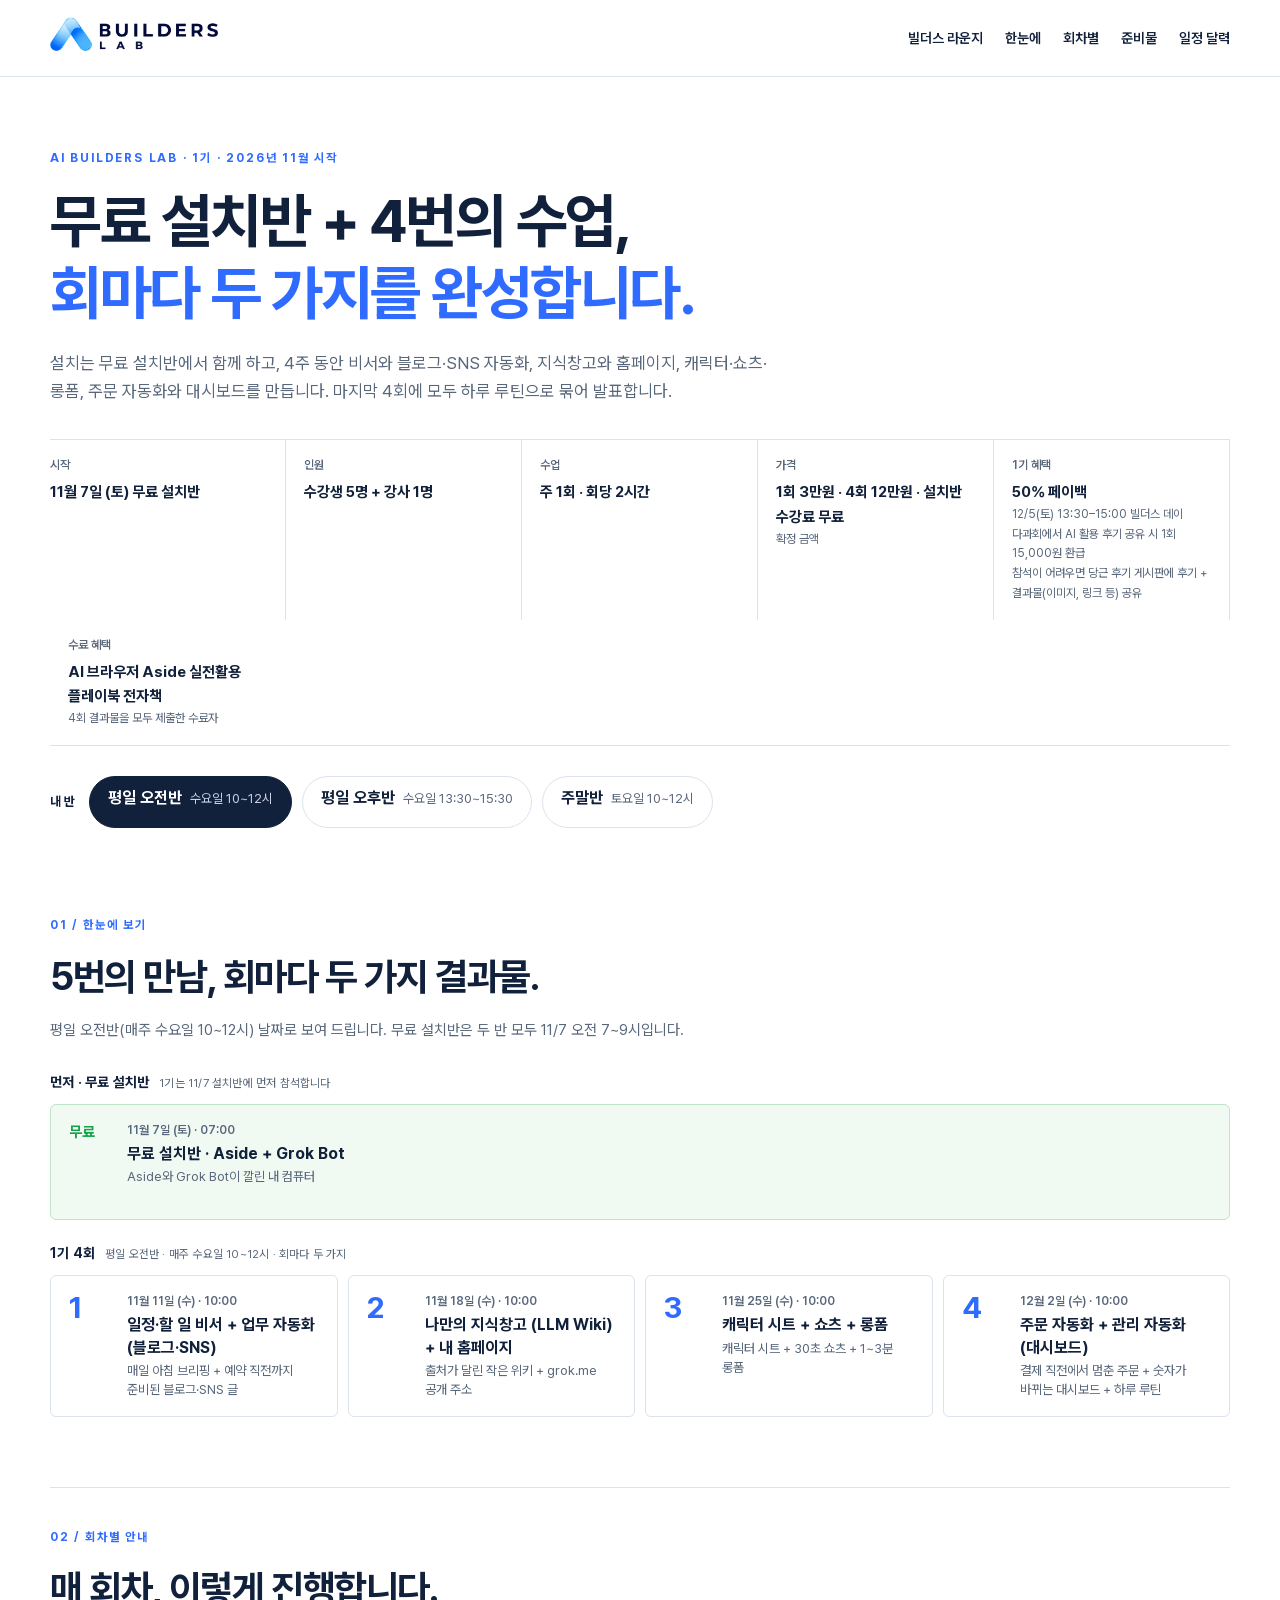
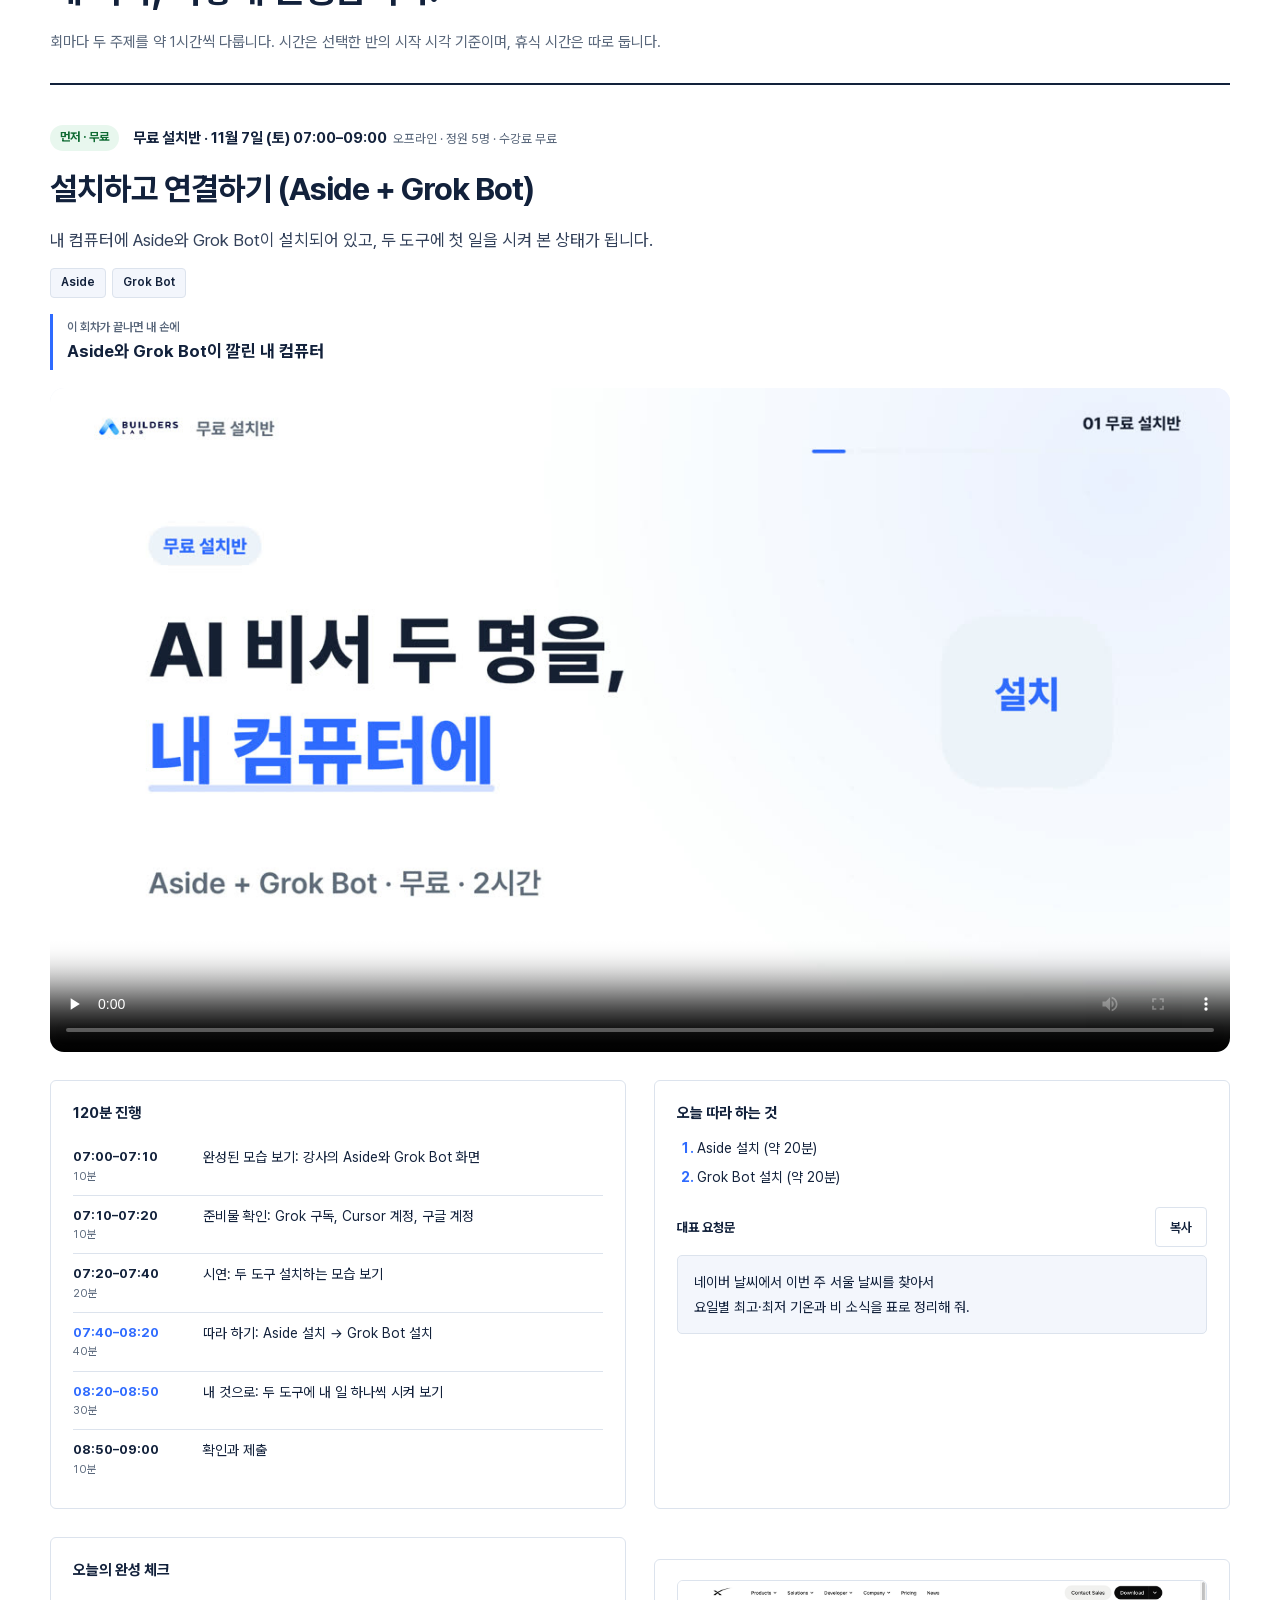
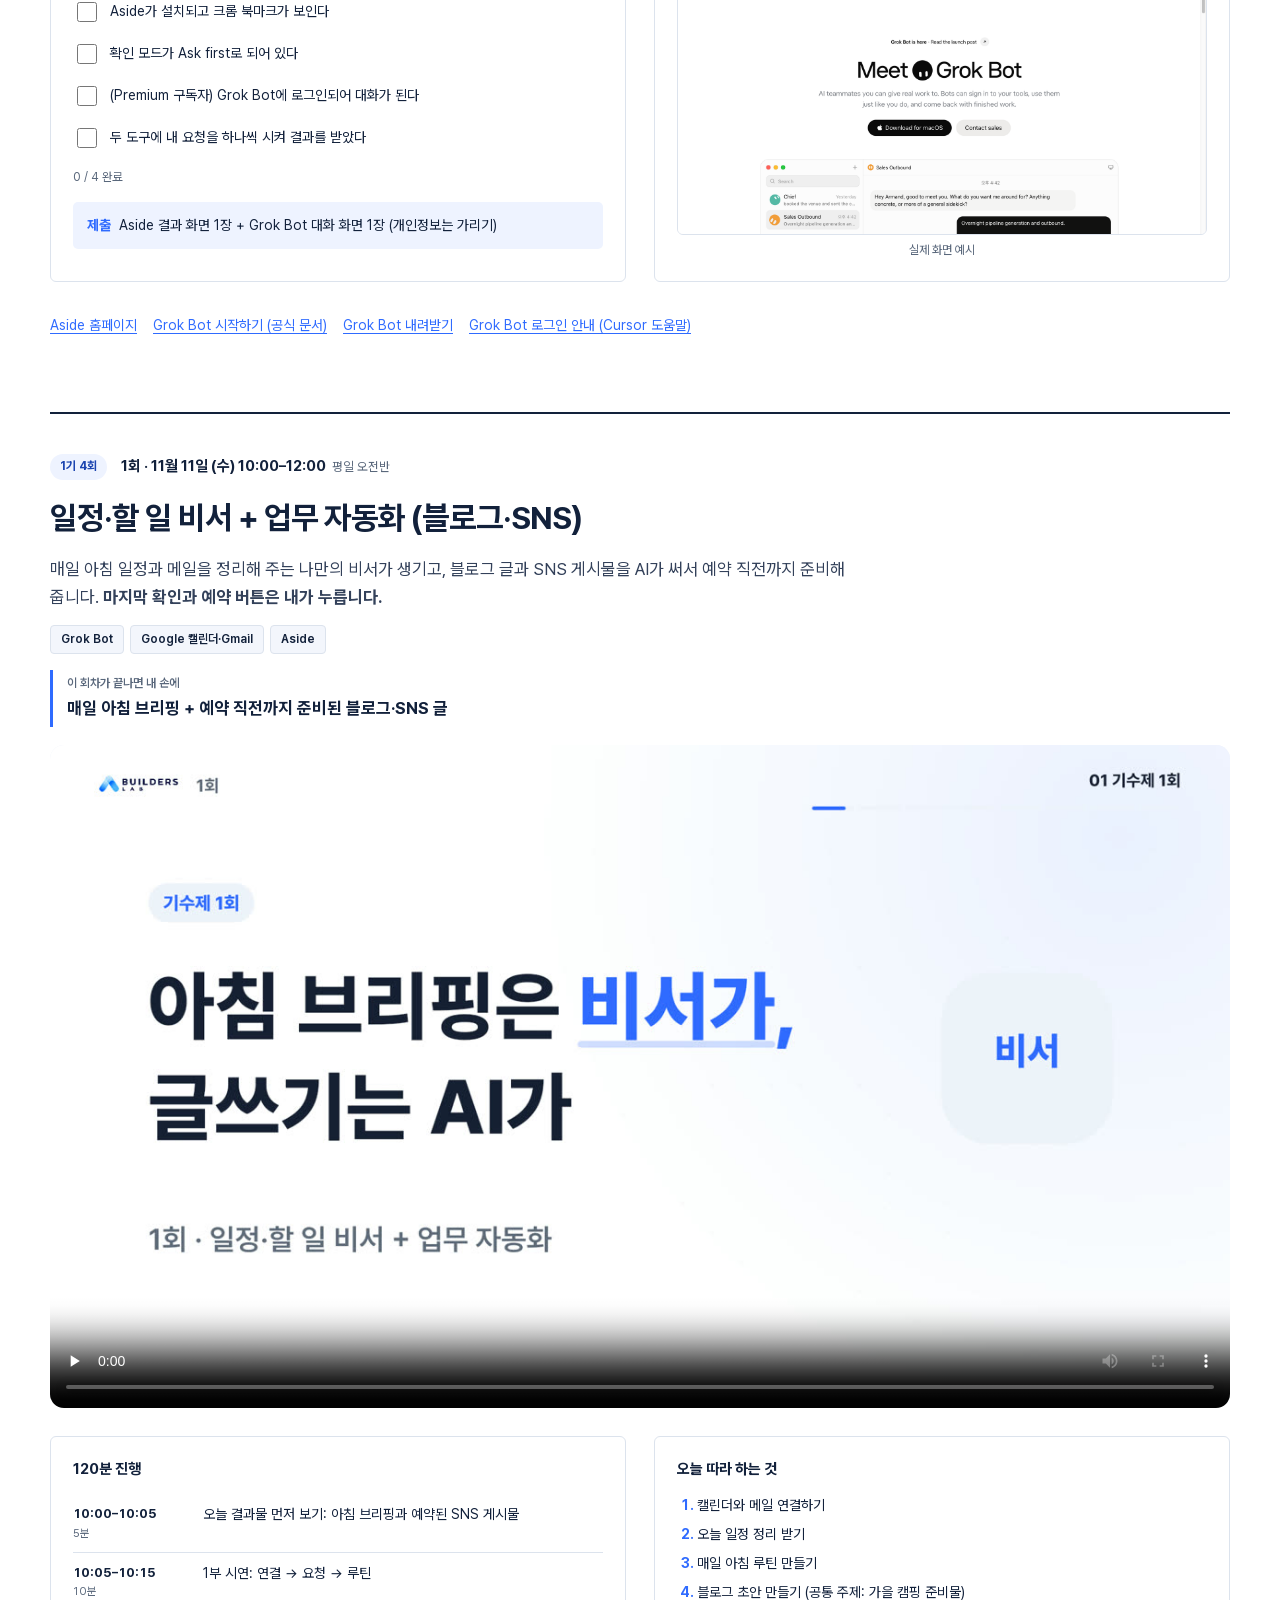
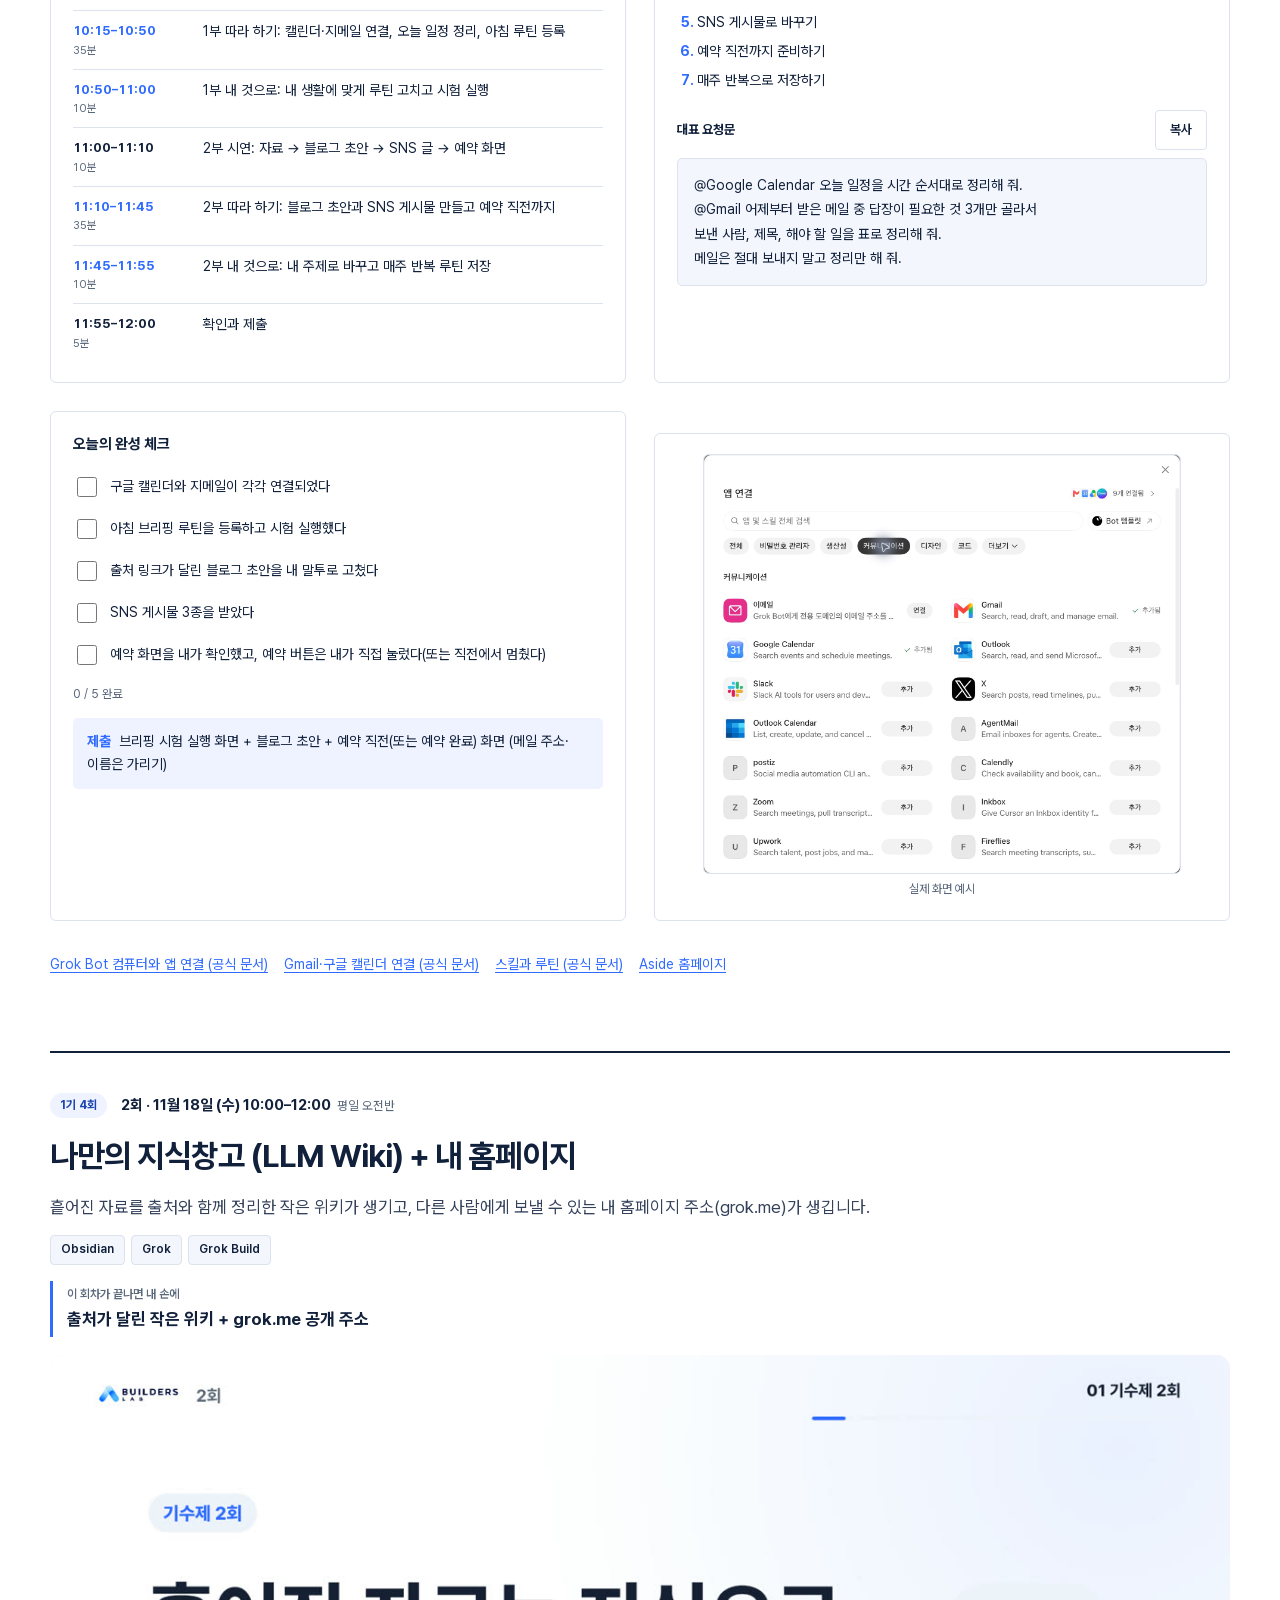
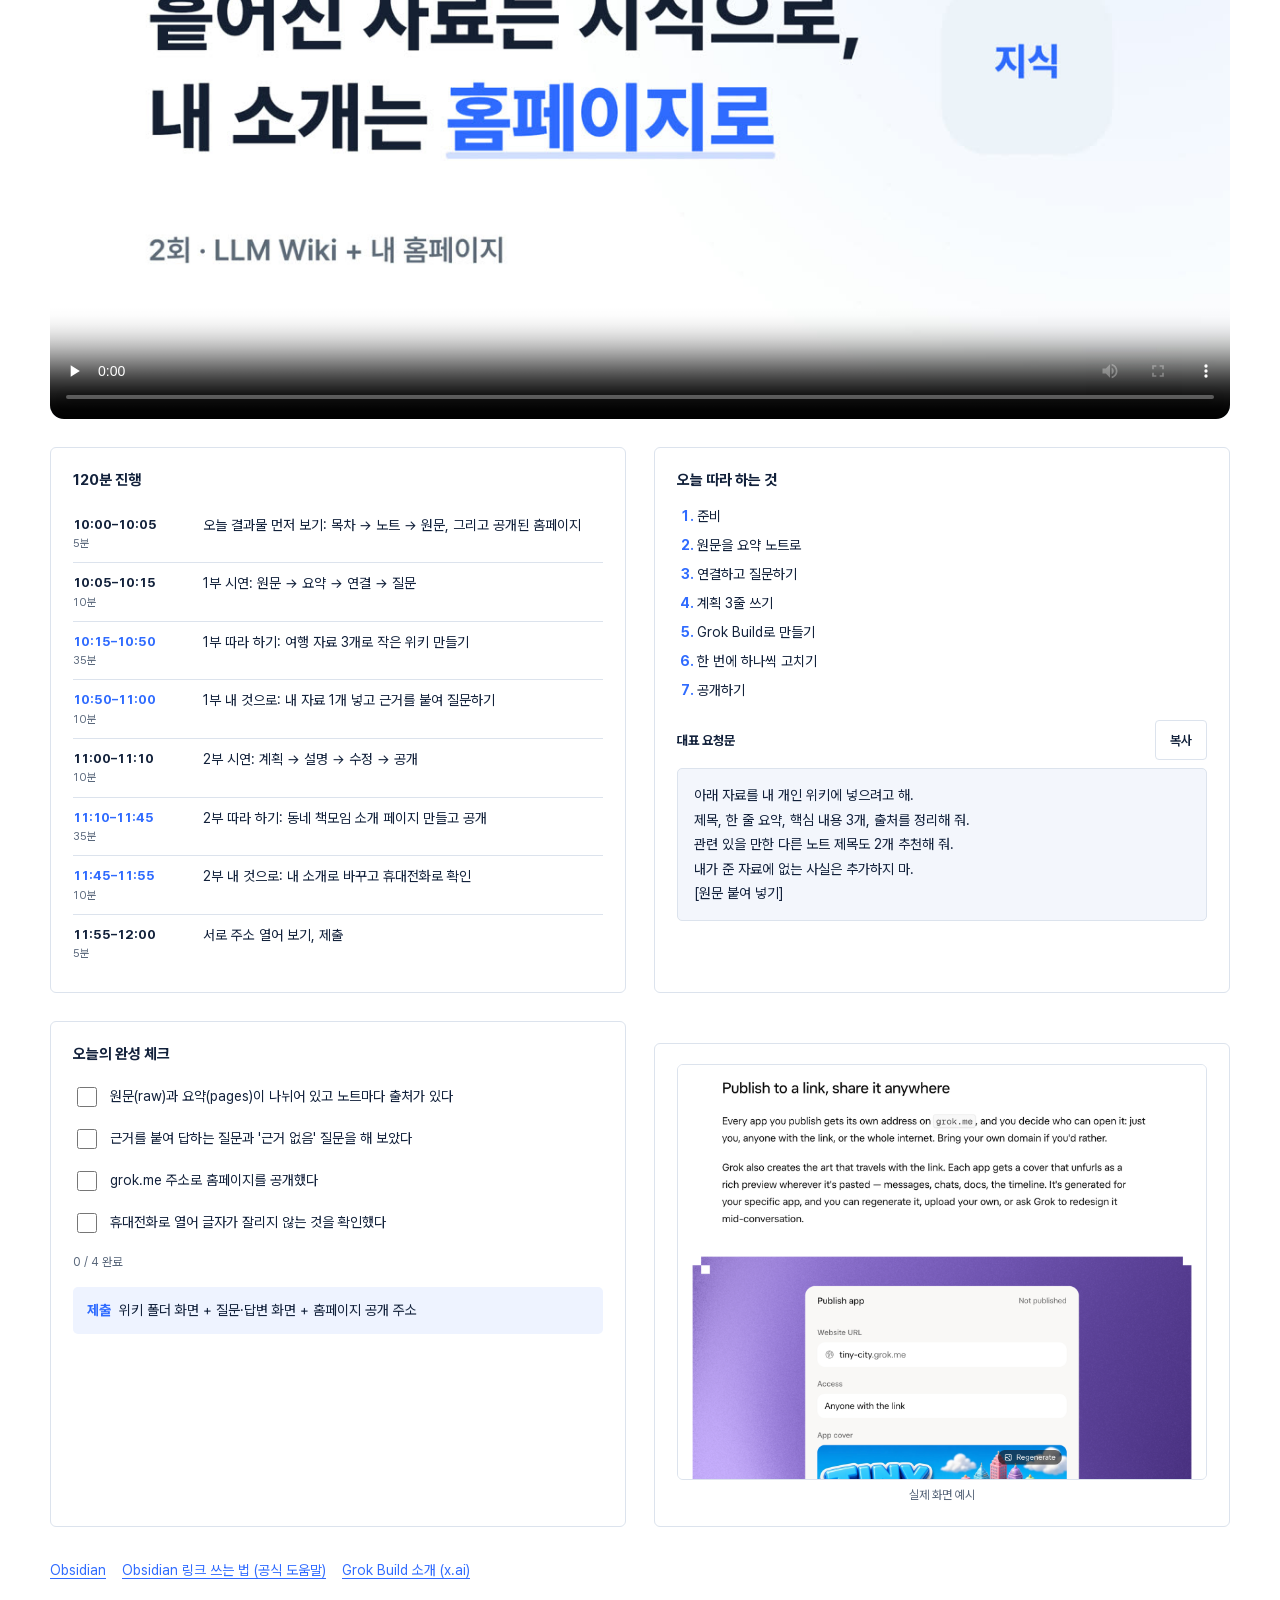
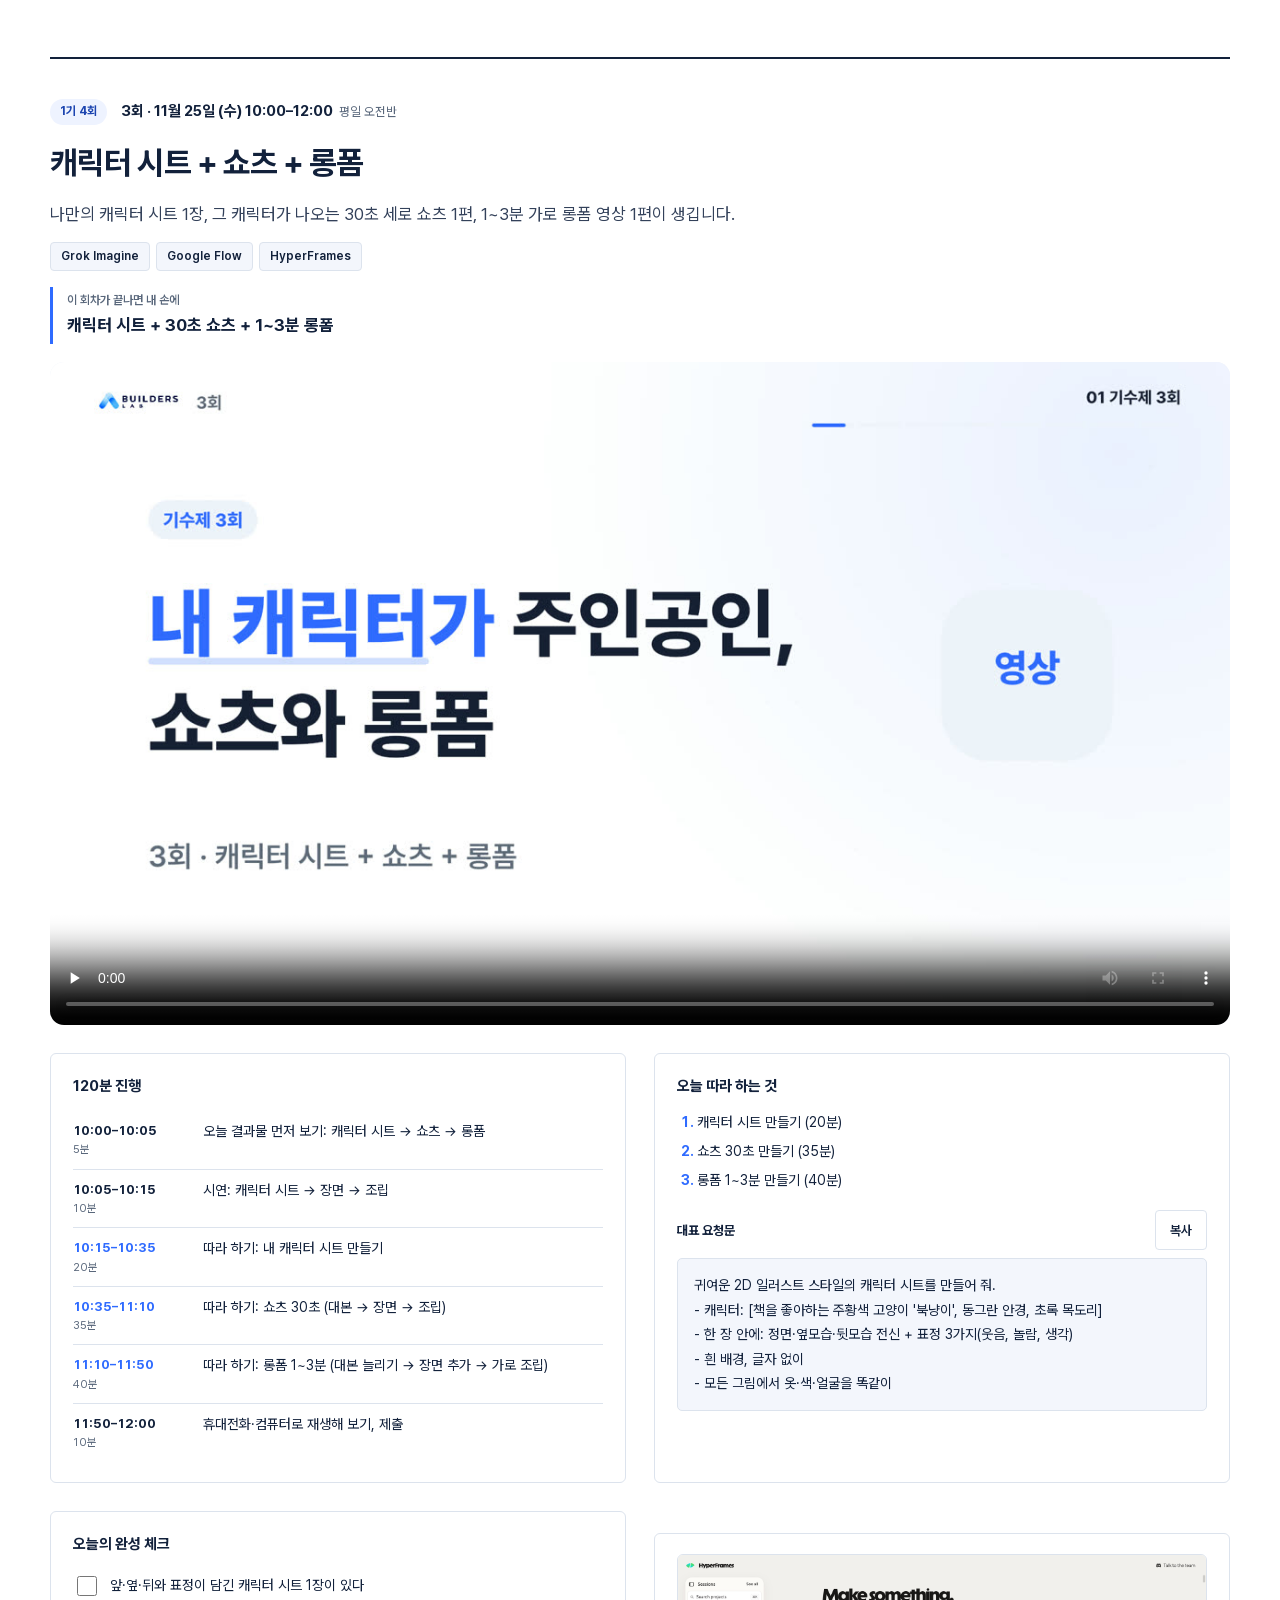
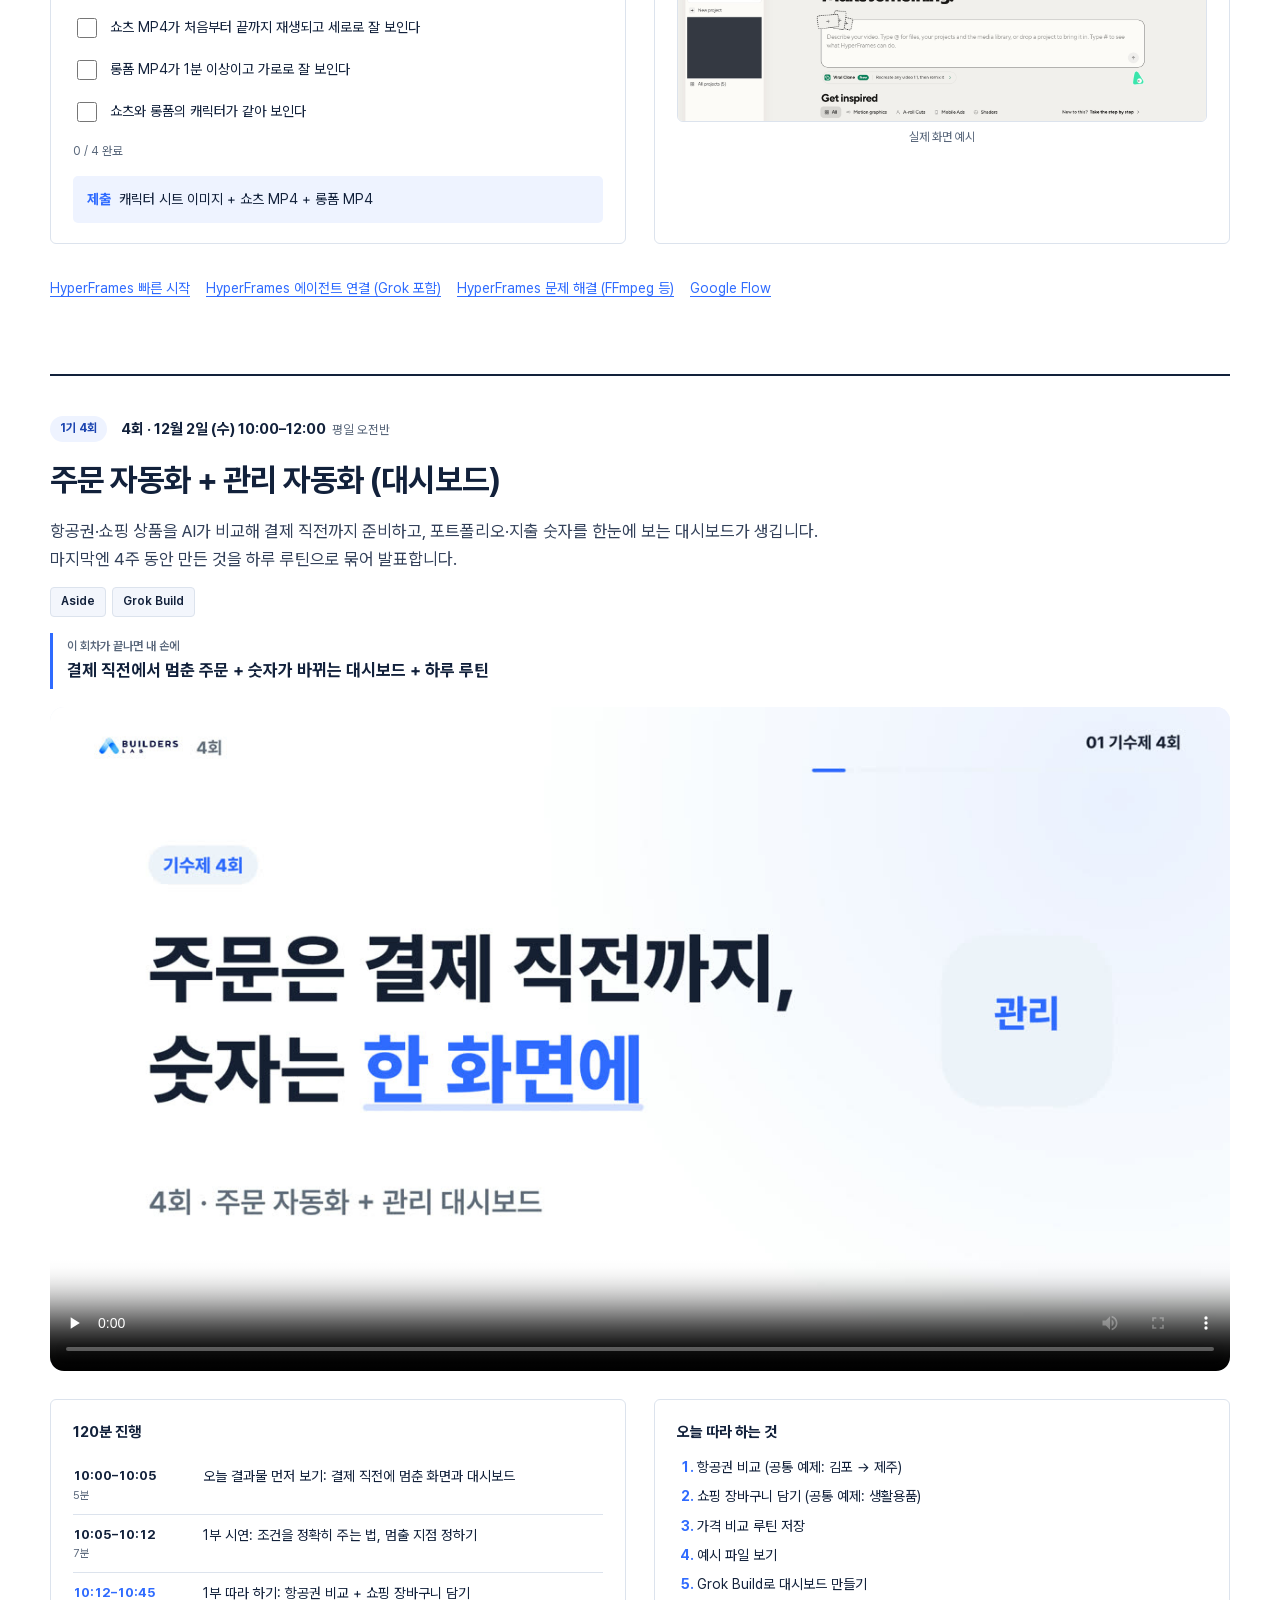
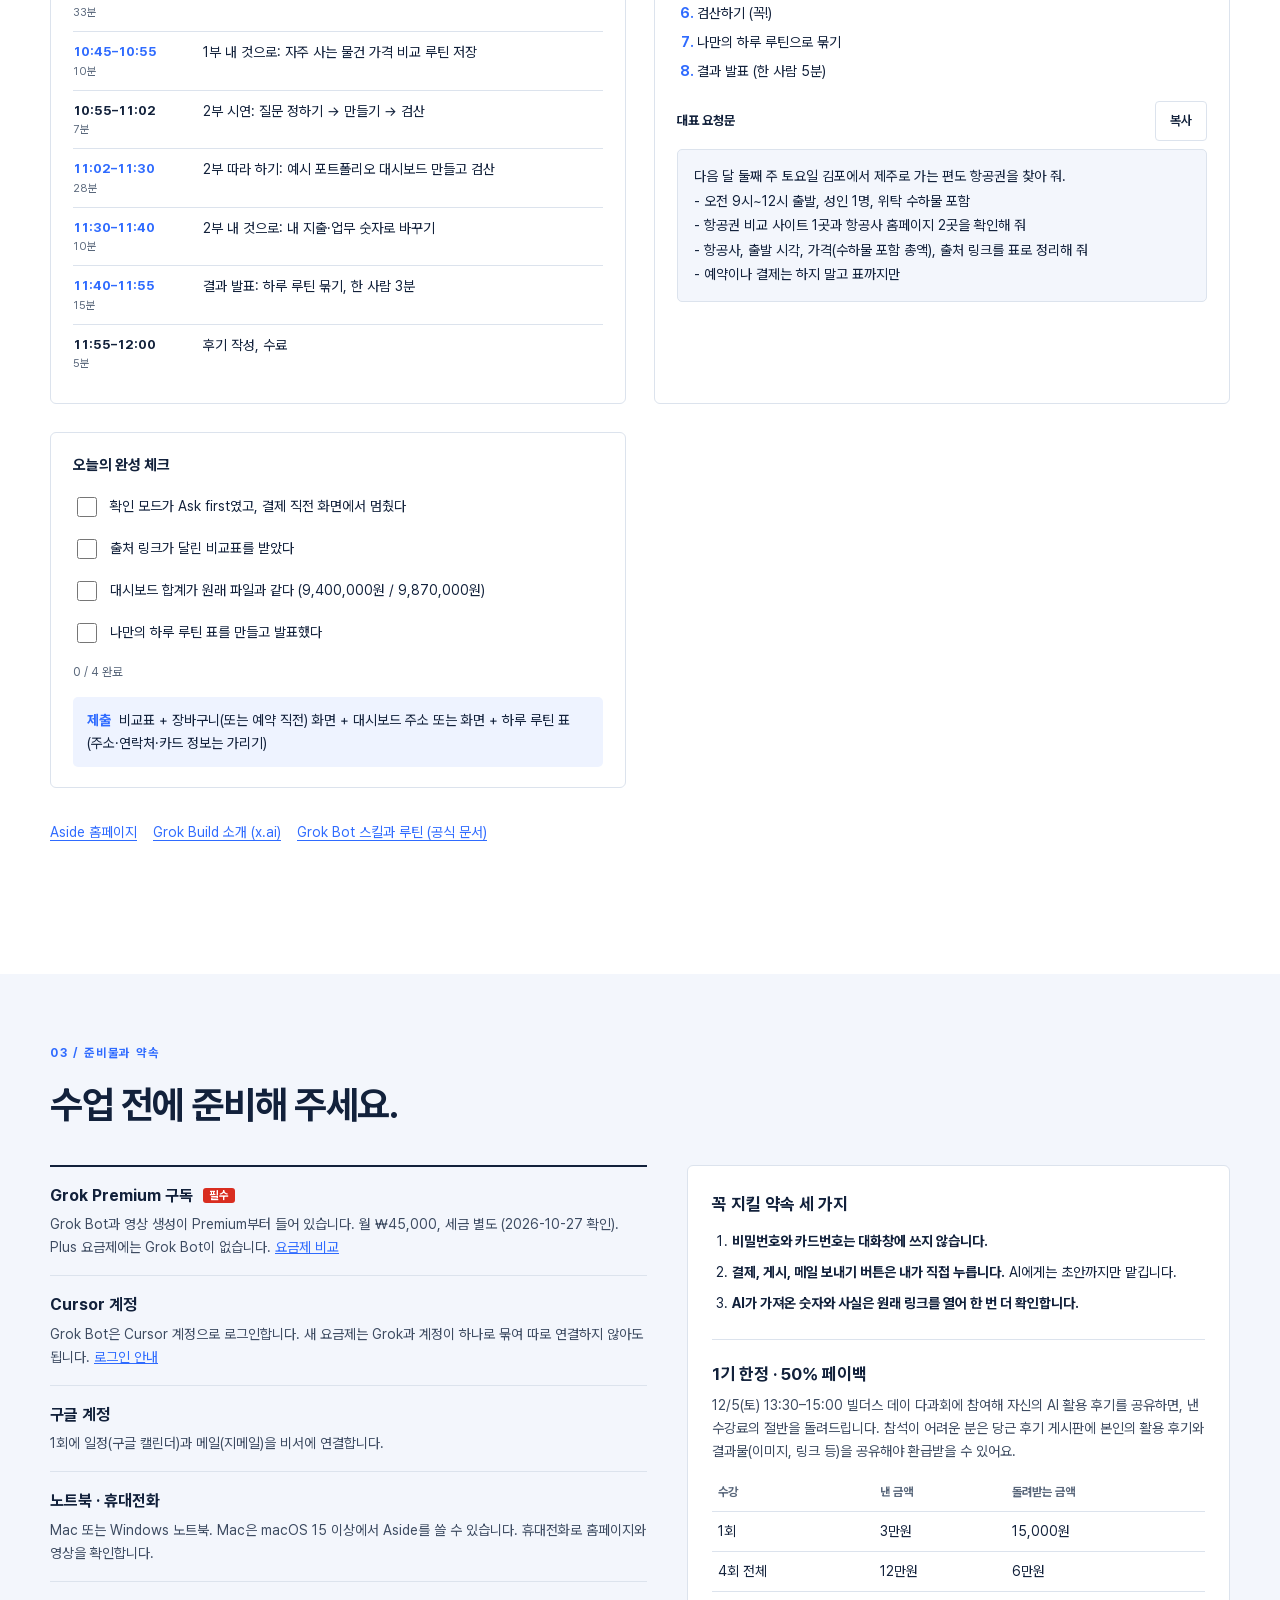
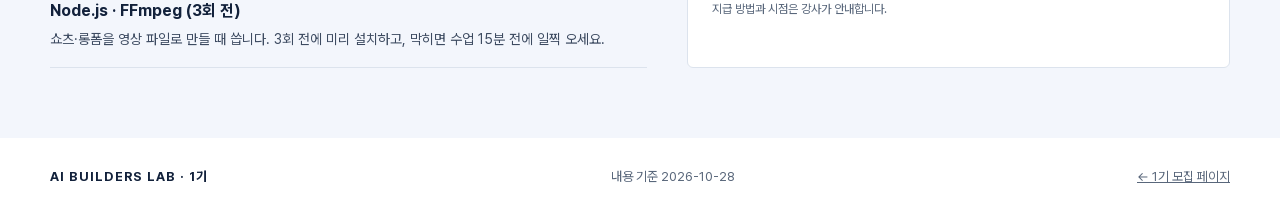
<file: cohort1.html>
<!doctype html>
<html lang="ko">
<head>
  <meta charset="utf-8">
  <meta name="viewport" content="width=device-width, initial-scale=1">
  <meta name="theme-color" content="#2F6BFF">
  <meta name="description" content="AI빌더스랩 1기 회차별 안내. 무료 설치반과 4번의 수업에서 매주 무엇을 배우고 무엇을 만드는지 한눈에 봅니다.">
  <title>AI빌더스랩 1기 · 회차별 안내</title>
  <link rel="icon" type="image/png" href="assets/favicon.png">
  <link rel="stylesheet" href="fonts/pretendard.css">
  <link rel="stylesheet" href="cohort1.css">
  <script src="cohort1-data.js" defer></script>
  <script src="cohort1.js" defer></script>
</head>
<body>
  <a class="skip-link" href="#sessions">회차별 안내 바로가기</a>
  <header class="top">
    <a class="brand" href="index.html" aria-label="AI빌더스랩 커리큘럼으로"><img src="assets/brand-wordmark.png" alt="AI빌더스랩" width="190" height="46"></a>
    <nav aria-label="1기 페이지 메뉴"><a href="https://lounge.ai-hub-os.com/">빌더스 라운지</a><a href="#overview">한눈에</a><a href="#sessions">회차별</a><a href="#prepare">준비물</a><a href="index.html#schedule">일정 달력</a></nav>
  </header>
  <main id="top">
    <section class="hero wrap" aria-labelledby="hero-title">
      <p class="eyebrow">AI BUILDERS LAB · 1기 · 2026년 11월 시작</p>
      <h1 id="hero-title">무료 설치반 + 4번의 수업,<br><span>회마다 두 가지를 완성합니다.</span></h1>
      <p class="lede">설치는 무료 설치반에서 함께 하고, 4주 동안 비서와 블로그·SNS 자동화, 지식창고와 홈페이지, 캐릭터·쇼츠·롱폼, 주문 자동화와 대시보드를 만듭니다. 마지막 4회에 모두 하루 루틴으로 묶어 발표합니다.</p>
      <dl class="facts">
        <div><dt>시작</dt><dd>11월 7일 (토) 무료 설치반</dd></div>
        <div><dt>인원</dt><dd>수강생 5명 + 강사 1명</dd></div>
        <div><dt>수업</dt><dd>주 1회 · 회당 2시간</dd></div>
        <div><dt>가격</dt><dd>1회 3만원 · 4회 12만원 · 설치반 수강료 무료<small>확정 금액</small></dd></div>
        <div><dt>1기 혜택</dt><dd>50% 페이백<small>12/5(토) 13:30–15:00 빌더스 데이 다과회에서 AI 활용 후기 공유 시 1회 15,000원 환급</small><small>참석이 어려우면 당근 후기 게시판에 후기 + 결과물(이미지, 링크 등) 공유</small></dd></div>
        <div><dt>수료 혜택</dt><dd>AI 브라우저 Aside 실전활용 플레이북 전자책<small>4회 결과물을 모두 제출한 수료자</small></dd></div>
      </dl>
      <div class="class-switch" role="radiogroup" aria-label="반 선택">
        <span class="switch-label">내 반</span>
        <button type="button" role="radio" data-class="morning" aria-checked="true">평일 오전반 <small>수요일 10~12시</small></button>
        <button type="button" role="radio" data-class="afternoon" aria-checked="false">평일 오후반 <small>수요일 13:30~15:30</small></button>
        <button type="button" role="radio" data-class="weekend" aria-checked="false">주말반 <small>토요일 10~12시</small></button>
      </div>
    </section>

    <section id="overview" class="overview wrap" aria-labelledby="overview-title">
      <div class="section-head"><p class="eyebrow">01 / 한눈에 보기</p><h2 id="overview-title">5번의 만남, 회마다 두 가지 결과물.</h2><p id="overview-note">선택한 반의 날짜로 보여 드립니다.</p></div>
      <div id="timeline" class="timeline"></div>
    </section>

    <section id="sessions" class="sessions wrap" aria-labelledby="sessions-title">
      <div class="section-head"><p class="eyebrow">02 / 회차별 안내</p><h2 id="sessions-title">매 회차, 이렇게 진행합니다.</h2><p>회마다 두 주제를 약 1시간씩 다룹니다. 시간은 선택한 반의 시작 시각 기준이며, 휴식 시간은 따로 둡니다.</p></div>
      <div id="session-list"></div>
    </section>

    <section id="prepare" class="prepare" aria-labelledby="prepare-title"><div class="wrap">
      <div class="section-head"><p class="eyebrow">03 / 준비물과 약속</p><h2 id="prepare-title">수업 전에 준비해 주세요.</h2></div>
      <div class="prepare-grid">
        <dl class="prep-list">
          <div><dt>Grok Premium 구독 <em>필수</em></dt><dd>Grok Bot과 영상 생성이 Premium부터 들어 있습니다. 월 ₩45,000, 세금 별도 (2026-10-27 확인). Plus 요금제에는 Grok Bot이 없습니다. <a href="https://x.ai/pricing" target="_blank" rel="noopener">요금제 비교</a></dd></div>
          <div><dt>Cursor 계정</dt><dd>Grok Bot은 Cursor 계정으로 로그인합니다. 새 요금제는 Grok과 계정이 하나로 묶여 따로 연결하지 않아도 됩니다. <a href="https://cursor.com/help/grok-bot/sign-in" target="_blank" rel="noopener">로그인 안내</a></dd></div>
          <div><dt>구글 계정</dt><dd>1회에 일정(구글 캘린더)과 메일(지메일)을 비서에 연결합니다.</dd></div>
          <div><dt>노트북 · 휴대전화</dt><dd>Mac 또는 Windows 노트북. Mac은 macOS 15 이상에서 Aside를 쓸 수 있습니다. 휴대전화로 홈페이지와 영상을 확인합니다.</dd></div>
          <div><dt>Node.js · FFmpeg (3회 전)</dt><dd>쇼츠·롱폼을 영상 파일로 만들 때 씁니다. 3회 전에 미리 설치하고, 막히면 수업 15분 전에 일찍 오세요.</dd></div>
        </dl>
        <div class="promises">
          <h3>꼭 지킬 약속 세 가지</h3>
          <ol>
            <li><strong>비밀번호와 카드번호는 대화창에 쓰지 않습니다.</strong></li>
            <li><strong>결제, 게시, 메일 보내기 버튼은 내가 직접 누릅니다.</strong> AI에게는 초안까지만 맡깁니다.</li>
            <li><strong>AI가 가져온 숫자와 사실은 원래 링크를 열어 한 번 더 확인합니다.</strong></li>
          </ol>
          <div class="payback">
            <h3>1기 한정 · 50% 페이백</h3>
            <p>12/5(토) 13:30–15:00 빌더스 데이 다과회에 참여해 자신의 AI 활용 후기를 공유하면, 낸 수강료의 절반을 돌려드립니다. 참석이 어려운 분은 당근 후기 게시판에 본인의 활용 후기와 결과물(이미지, 링크 등)을 공유해야 환급받을 수 있어요.</p>
            <table><thead><tr><th>수강</th><th>낸 금액</th><th>돌려받는 금액</th></tr></thead><tbody><tr><td>1회</td><td>3만원</td><td>15,000원</td></tr><tr><td>4회 전체</td><td>12만원</td><td>6만원</td></tr></tbody></table>
            <small>지급 방법과 시점은 강사가 안내합니다.</small>
          </div>
        </div>
      </div>
    </div></section>
  </main>
  <footer class="foot wrap"><strong>AI BUILDERS LAB · 1기</strong><span id="updated"></span><a href="index.html">← 1기 모집 페이지</a></footer>
  <div id="live" class="sr-only" role="status" aria-live="polite"></div>
</body>
</html>
</file>
<file: fonts/pretendard.css>
/*
Copyright (c) 2021 Kil Hyung-jin, with Reserved Font Name Pretendard.
https://github.com/orioncactus/pretendard

This Font Software is licensed under the SIL Open Font License, Version 1.1.
This license is copied below, and is also available with a FAQ at:
http://scripts.sil.org/OFL
*/
/* [0] */
@font-face {
	font-family: 'Pretendard Variable';
	font-style: normal;
	font-display: swap;
	font-weight: 45 920;
	src: url(./woff2-dynamic-subset/PretendardVariable.subset.0.woff2) format('woff2-variations');
	unicode-range: U+f9ca-fa0b, U+ff03-ff05, U+ff07, U+ff0a-ff0b, U+ff0d-ff19, U+ff1b, U+ff1d, U+ff20-ff5b, U+ff5d, U+ffe0-ffe3, U+ffe5-ffe6;
}

/* [1] */
@font-face {
	font-family: 'Pretendard Variable';
	font-style: normal;
	font-display: swap;
	font-weight: 45 920;
	src: url(./woff2-dynamic-subset/PretendardVariable.subset.1.woff2) format('woff2-variations');
	unicode-range: U+d723-d728, U+d72a-d733, U+d735-d748, U+d74a-d74f, U+d752-d753, U+d755-d757, U+d75a-d75f, U+d762-d764, U+d766-d768, U+d76a-d76b, U+d76d-d76f, U+d771-d787, U+d789-d78b, U+d78d-d78f, U+d791-d797, U+d79a, U+d79c, U+d79e-d7a3, U+f900-f909, U+f90b-f92e;
}

/* [2] */
@font-face {
	font-family: 'Pretendard Variable';
	font-style: normal;
	font-display: swap;
	font-weight: 45 920;
	src: url(./woff2-dynamic-subset/PretendardVariable.subset.2.woff2) format('woff2-variations');
	unicode-range: U+d679-d68b, U+d68e-d69e, U+d6a0, U+d6a2-d6a7, U+d6a9-d6c3, U+d6c6-d6c7, U+d6c9-d6cb, U+d6cd-d6d3, U+d6d5-d6d6, U+d6d8-d6e3, U+d6e5-d6e7, U+d6e9-d6fb, U+d6fd-d717, U+d719-d71f, U+d721-d722;
}

/* [3] */
@font-face {
	font-family: 'Pretendard Variable';
	font-style: normal;
	font-display: swap;
	font-weight: 45 920;
	src: url(./woff2-dynamic-subset/PretendardVariable.subset.3.woff2) format('woff2-variations');
	unicode-range: U+d5bc-d5c7, U+d5ca-d5cb, U+d5cd-d5cf, U+d5d1-d5d7, U+d5d9-d5da, U+d5dc, U+d5de-d5e3, U+d5e6-d5e7, U+d5e9-d5eb, U+d5ed-d5f6, U+d5f8, U+d5fa-d5ff, U+d602-d603, U+d605-d607, U+d609-d60f, U+d612-d613, U+d616-d61b, U+d61d-d637, U+d63a-d63b, U+d63d-d63f, U+d641-d647, U+d64a-d64c, U+d64e-d653, U+d656-d657, U+d659-d65b, U+d65d-d666, U+d668, U+d66a-d678;
}

/* [4] */
@font-face {
	font-family: 'Pretendard Variable';
	font-style: normal;
	font-display: swap;
	font-weight: 45 920;
	src: url(./woff2-dynamic-subset/PretendardVariable.subset.4.woff2) format('woff2-variations');
	unicode-range: U+d507, U+d509-d50b, U+d50d-d513, U+d515-d53b, U+d53e-d53f, U+d541-d543, U+d545-d54c, U+d54e, U+d550, U+d552-d557, U+d55a-d55b, U+d55d-d55f, U+d561-d564, U+d566-d567, U+d56a, U+d56c, U+d56e-d573, U+d576-d577, U+d579-d583, U+d585-d586, U+d58a-d5a4, U+d5a6-d5bb;
}

/* [5] */
@font-face {
	font-family: 'Pretendard Variable';
	font-style: normal;
	font-display: swap;
	font-weight: 45 920;
	src: url(./woff2-dynamic-subset/PretendardVariable.subset.5.woff2) format('woff2-variations');
	unicode-range: U+d464-d477, U+d47a-d47b, U+d47d-d47f, U+d481-d487, U+d489-d48a, U+d48c, U+d48e-d4e7, U+d4e9-d503, U+d505-d506;
}

/* [6] */
@font-face {
	font-family: 'Pretendard Variable';
	font-style: normal;
	font-display: swap;
	font-weight: 45 920;
	src: url(./woff2-dynamic-subset/PretendardVariable.subset.6.woff2) format('woff2-variations');
	unicode-range: U+d3bf-d3c7, U+d3ca-d3cf, U+d3d1-d3eb, U+d3ee-d3ef, U+d3f1-d3f3, U+d3f5-d3fb, U+d3fd-d400, U+d402-d45b, U+d45d-d463;
}

/* [7] */
@font-face {
	font-family: 'Pretendard Variable';
	font-style: normal;
	font-display: swap;
	font-weight: 45 920;
	src: url(./woff2-dynamic-subset/PretendardVariable.subset.7.woff2) format('woff2-variations');
	unicode-range: U+d2ff, U+d302-d304, U+d306-d30b, U+d30f, U+d311-d313, U+d315-d31b, U+d31e, U+d322-d324, U+d326-d327, U+d32a-d32b, U+d32d-d32f, U+d331-d337, U+d339-d33c, U+d33e-d37b, U+d37e-d37f, U+d381-d383, U+d385-d38b, U+d38e-d390, U+d392-d397, U+d39a-d39b, U+d39d-d39f, U+d3a1-d3a7, U+d3a9-d3aa, U+d3ac, U+d3ae-d3b3, U+d3b5-d3b7, U+d3b9-d3bb, U+d3bd-d3be;
}

/* [8] */
@font-face {
	font-family: 'Pretendard Variable';
	font-style: normal;
	font-display: swap;
	font-weight: 45 920;
	src: url(./woff2-dynamic-subset/PretendardVariable.subset.8.woff2) format('woff2-variations');
	unicode-range: U+d257-d27f, U+d281-d29b, U+d29d-d29f, U+d2a1-d2ab, U+d2ad-d2b7, U+d2ba-d2bb, U+d2bd-d2bf, U+d2c1-d2c7, U+d2c9-d2ef, U+d2f2-d2f3, U+d2f5-d2f7, U+d2f9-d2fe;
}

/* [9] */
@font-face {
	font-family: 'Pretendard Variable';
	font-style: normal;
	font-display: swap;
	font-weight: 45 920;
	src: url(./woff2-dynamic-subset/PretendardVariable.subset.9.woff2) format('woff2-variations');
	unicode-range: U+d1b4, U+d1b6-d1f3, U+d1f5-d22b, U+d22e-d22f, U+d231-d233, U+d235-d23b, U+d23d-d240, U+d242-d256;
}

/* [10] */
@font-face {
	font-family: 'Pretendard Variable';
	font-style: normal;
	font-display: swap;
	font-weight: 45 920;
	src: url(./woff2-dynamic-subset/PretendardVariable.subset.10.woff2) format('woff2-variations');
	unicode-range: U+d105-d12f, U+d132-d133, U+d135-d137, U+d139-d13f, U+d141-d142, U+d144, U+d146-d14b, U+d14e-d14f, U+d151-d153, U+d155-d15b, U+d15e-d187, U+d189-d19f, U+d1a2-d1a3, U+d1a5-d1a7, U+d1a9-d1af, U+d1b2-d1b3;
}

/* [11] */
@font-face {
	font-family: 'Pretendard Variable';
	font-style: normal;
	font-display: swap;
	font-weight: 45 920;
	src: url(./woff2-dynamic-subset/PretendardVariable.subset.11.woff2) format('woff2-variations');
	unicode-range: U+d04b-d04f, U+d051-d057, U+d059-d06b, U+d06d-d06f, U+d071-d073, U+d075-d07b, U+d07e-d0a3, U+d0a6-d0a7, U+d0a9-d0ab, U+d0ad-d0b3, U+d0b6, U+d0b8, U+d0ba-d0bf, U+d0c2-d0c3, U+d0c5-d0c7, U+d0c9-d0cf, U+d0d2, U+d0d6-d0db, U+d0de-d0df, U+d0e1-d0e3, U+d0e5-d0eb, U+d0ee-d0f0, U+d0f2-d104;
}

/* [12] */
@font-face {
	font-family: 'Pretendard Variable';
	font-style: normal;
	font-display: swap;
	font-weight: 45 920;
	src: url(./woff2-dynamic-subset/PretendardVariable.subset.12.woff2) format('woff2-variations');
	unicode-range: U+cfa2-cfc3, U+cfc5-cfdf, U+cfe2-cfe3, U+cfe5-cfe7, U+cfe9-cff4, U+cff6-cffb, U+cffd-cfff, U+d001-d003, U+d005-d017, U+d019-d033, U+d036-d037, U+d039-d03b, U+d03d-d04a;
}

/* [13] */
@font-face {
	font-family: 'Pretendard Variable';
	font-style: normal;
	font-display: swap;
	font-weight: 45 920;
	src: url(./woff2-dynamic-subset/PretendardVariable.subset.13.woff2) format('woff2-variations');
	unicode-range: U+cef0-cef3, U+cef6, U+cef9-ceff, U+cf01-cf03, U+cf05-cf07, U+cf09-cf0f, U+cf11-cf12, U+cf14-cf1b, U+cf1d-cf1f, U+cf21-cf2f, U+cf31-cf53, U+cf56-cf57, U+cf59-cf5b, U+cf5d-cf63, U+cf66, U+cf68, U+cf6a-cf6f, U+cf71-cf84, U+cf86-cf8b, U+cf8d-cfa1;
}

/* [14] */
@font-face {
	font-family: 'Pretendard Variable';
	font-style: normal;
	font-display: swap;
	font-weight: 45 920;
	src: url(./woff2-dynamic-subset/PretendardVariable.subset.14.woff2) format('woff2-variations');
	unicode-range: U+ce3c-ce57, U+ce5a-ce5b, U+ce5d-ce5f, U+ce61-ce67, U+ce6a, U+ce6c, U+ce6e-ce73, U+ce76-ce77, U+ce79-ce7b, U+ce7d-ce83, U+ce85-ce88, U+ce8a-ce8f, U+ce91-ce93, U+ce95-ce97, U+ce99-ce9f, U+cea2, U+cea4-ceab, U+cead-cee3, U+cee6-cee7, U+cee9-ceeb, U+ceed-ceef;
}

/* [15] */
@font-face {
	font-family: 'Pretendard Variable';
	font-style: normal;
	font-display: swap;
	font-weight: 45 920;
	src: url(./woff2-dynamic-subset/PretendardVariable.subset.15.woff2) format('woff2-variations');
	unicode-range: U+cd92-cd93, U+cd96-cd97, U+cd99-cd9b, U+cd9d-cda3, U+cda6-cda8, U+cdaa-cdaf, U+cdb1-cdc3, U+cdc5-cdcb, U+cdcd-cde7, U+cde9-ce03, U+ce05-ce1f, U+ce22-ce34, U+ce36-ce3b;
}

/* [16] */
@font-face {
	font-family: 'Pretendard Variable';
	font-style: normal;
	font-display: swap;
	font-weight: 45 920;
	src: url(./woff2-dynamic-subset/PretendardVariable.subset.16.woff2) format('woff2-variations');
	unicode-range: U+ccef-cd07, U+cd0a-cd0b, U+cd0d-cd1a, U+cd1c, U+cd1e-cd2b, U+cd2d-cd5b, U+cd5d-cd77, U+cd79-cd91;
}

/* [17] */
@font-face {
	font-family: 'Pretendard Variable';
	font-style: normal;
	font-display: swap;
	font-weight: 45 920;
	src: url(./woff2-dynamic-subset/PretendardVariable.subset.17.woff2) format('woff2-variations');
	unicode-range: U+cc3f-cc43, U+cc46-cc47, U+cc49-cc4b, U+cc4d-cc53, U+cc55-cc58, U+cc5a-cc5f, U+cc61-cc97, U+cc9a-cc9b, U+cc9d-cc9f, U+cca1-cca7, U+ccaa, U+ccac, U+ccae-ccb3, U+ccb6-ccb7, U+ccb9-ccbb, U+ccbd-cccf, U+ccd1-cce3, U+cce5-ccee;
}

/* [18] */
@font-face {
	font-family: 'Pretendard Variable';
	font-style: normal;
	font-display: swap;
	font-weight: 45 920;
	src: url(./woff2-dynamic-subset/PretendardVariable.subset.18.woff2) format('woff2-variations');
	unicode-range: U+cb91-cbd3, U+cbd5-cbe3, U+cbe5-cc0b, U+cc0e-cc0f, U+cc11-cc13, U+cc15-cc1b, U+cc1d-cc20, U+cc23-cc27, U+cc2a-cc2b, U+cc2d, U+cc2f, U+cc31-cc37, U+cc3a, U+cc3c;
}

/* [19] */
@font-face {
	font-family: 'Pretendard Variable';
	font-style: normal;
	font-display: swap;
	font-weight: 45 920;
	src: url(./woff2-dynamic-subset/PretendardVariable.subset.19.woff2) format('woff2-variations');
	unicode-range: U+caf4-cb47, U+cb4a-cb90;
}

/* [20] */
@font-face {
	font-family: 'Pretendard Variable';
	font-style: normal;
	font-display: swap;
	font-weight: 45 920;
	src: url(./woff2-dynamic-subset/PretendardVariable.subset.20.woff2) format('woff2-variations');
	unicode-range: U+ca4a-ca4b, U+ca4e-ca4f, U+ca51-ca53, U+ca55-ca5b, U+ca5d-ca60, U+ca62-ca83, U+ca85-cabb, U+cabe-cabf, U+cac1-cac3, U+cac5-cacb, U+cacd-cad0, U+cad2, U+cad4-cad8, U+cada-caf3;
}

/* [21] */
@font-face {
	font-family: 'Pretendard Variable';
	font-style: normal;
	font-display: swap;
	font-weight: 45 920;
	src: url(./woff2-dynamic-subset/PretendardVariable.subset.21.woff2) format('woff2-variations');
	unicode-range: U+c996-c997, U+c99a-c99c, U+c99e-c9bf, U+c9c2-c9c3, U+c9c5-c9c7, U+c9c9-c9cf, U+c9d2, U+c9d4, U+c9d7-c9d8, U+c9db, U+c9de-c9df, U+c9e1-c9e3, U+c9e5-c9e6, U+c9e8-c9eb, U+c9ee-c9f0, U+c9f2-c9f7, U+c9f9-ca0b, U+ca0d-ca28, U+ca2a-ca49;
}

/* [22] */
@font-face {
	font-family: 'Pretendard Variable';
	font-style: normal;
	font-display: swap;
	font-weight: 45 920;
	src: url(./woff2-dynamic-subset/PretendardVariable.subset.22.woff2) format('woff2-variations');
	unicode-range: U+c8e9-c8f4, U+c8f6-c8fb, U+c8fe-c8ff, U+c901-c903, U+c905-c90b, U+c90e-c910, U+c912-c917, U+c919-c92b, U+c92d-c94f, U+c951-c953, U+c955-c96b, U+c96d-c973, U+c975-c987, U+c98a-c98b, U+c98d-c98f, U+c991-c995;
}

/* [23] */
@font-face {
	font-family: 'Pretendard Variable';
	font-style: normal;
	font-display: swap;
	font-weight: 45 920;
	src: url(./woff2-dynamic-subset/PretendardVariable.subset.23.woff2) format('woff2-variations');
	unicode-range: U+c841-c84b, U+c84d-c86f, U+c872-c873, U+c875-c877, U+c879-c87f, U+c882-c884, U+c887-c88a, U+c88d-c8c3, U+c8c5-c8df, U+c8e1-c8e8;
}

/* [24] */
@font-face {
	font-family: 'Pretendard Variable';
	font-style: normal;
	font-display: swap;
	font-weight: 45 920;
	src: url(./woff2-dynamic-subset/PretendardVariable.subset.24.woff2) format('woff2-variations');
	unicode-range: U+c779-c77b, U+c77e-c782, U+c786, U+c78b, U+c78d, U+c78f, U+c792-c793, U+c795, U+c797, U+c799-c79f, U+c7a2, U+c7a7-c7ab, U+c7ae-c7bb, U+c7bd-c7c0, U+c7c2-c7c7, U+c7c9-c7dc, U+c7de-c7ff, U+c802-c803, U+c805-c807, U+c809, U+c80b-c80f, U+c812, U+c814, U+c817-c81b, U+c81e-c81f, U+c821-c823, U+c825-c82e, U+c830-c837, U+c839-c83b, U+c83d-c840;
}

/* [25] */
@font-face {
	font-family: 'Pretendard Variable';
	font-style: normal;
	font-display: swap;
	font-weight: 45 920;
	src: url(./woff2-dynamic-subset/PretendardVariable.subset.25.woff2) format('woff2-variations');
	unicode-range: U+c6bb-c6bf, U+c6c2, U+c6c4, U+c6c6-c6cb, U+c6ce-c6cf, U+c6d1-c6d3, U+c6d5-c6db, U+c6dd-c6df, U+c6e1-c6e7, U+c6e9-c6eb, U+c6ed-c6ef, U+c6f1-c6f8, U+c6fa-c703, U+c705-c707, U+c709-c70b, U+c70d-c716, U+c718, U+c71a-c71f, U+c722-c723, U+c725-c727, U+c729-c734, U+c736-c73b, U+c73e-c73f, U+c741-c743, U+c745-c74b, U+c74e-c750, U+c752-c757, U+c759-c773, U+c776-c777;
}

/* [26] */
@font-face {
	font-family: 'Pretendard Variable';
	font-style: normal;
	font-display: swap;
	font-weight: 45 920;
	src: url(./woff2-dynamic-subset/PretendardVariable.subset.26.woff2) format('woff2-variations');
	unicode-range: U+c5f5-c5fb, U+c5fe, U+c602-c605, U+c607, U+c609-c60f, U+c611-c61a, U+c61c-c623, U+c626-c627, U+c629-c62b, U+c62d, U+c62f-c632, U+c636, U+c638, U+c63a-c63f, U+c642-c643, U+c645-c647, U+c649-c652, U+c656-c65b, U+c65d-c65f, U+c661-c663, U+c665-c677, U+c679-c67b, U+c67d-c693, U+c696-c697, U+c699-c69b, U+c69d-c6a3, U+c6a6, U+c6a8, U+c6aa-c6af, U+c6b2-c6b3, U+c6b5-c6b7, U+c6b9-c6ba;
}

/* [27] */
@font-face {
	font-family: 'Pretendard Variable';
	font-style: normal;
	font-display: swap;
	font-weight: 45 920;
	src: url(./woff2-dynamic-subset/PretendardVariable.subset.27.woff2) format('woff2-variations');
	unicode-range: U+c517-c527, U+c52a-c52b, U+c52d-c52f, U+c531-c538, U+c53a, U+c53c, U+c53e-c543, U+c546-c547, U+c54b, U+c54d-c552, U+c556, U+c55a-c55b, U+c55d, U+c55f, U+c562-c563, U+c565-c567, U+c569-c56f, U+c572, U+c574, U+c576-c57b, U+c57e-c57f, U+c581-c583, U+c585-c586, U+c588-c58b, U+c58e, U+c590, U+c592-c596, U+c599-c5b3, U+c5b6-c5b7, U+c5ba, U+c5be-c5c3, U+c5ca-c5cb, U+c5cd, U+c5cf, U+c5d2-c5d3, U+c5d5-c5d7, U+c5d9-c5df, U+c5e1-c5e2, U+c5e4, U+c5e6-c5eb, U+c5ef, U+c5f1-c5f3;
}

/* [28] */
@font-face {
	font-family: 'Pretendard Variable';
	font-style: normal;
	font-display: swap;
	font-weight: 45 920;
	src: url(./woff2-dynamic-subset/PretendardVariable.subset.28.woff2) format('woff2-variations');
	unicode-range: U+c475-c4ef, U+c4f2-c4f3, U+c4f5-c4f7, U+c4f9-c4ff, U+c502-c50b, U+c50d-c516;
}

/* [29] */
@font-face {
	font-family: 'Pretendard Variable';
	font-style: normal;
	font-display: swap;
	font-weight: 45 920;
	src: url(./woff2-dynamic-subset/PretendardVariable.subset.29.woff2) format('woff2-variations');
	unicode-range: U+c3d0-c3d7, U+c3da-c3db, U+c3dd-c3de, U+c3e1-c3ec, U+c3ee-c3f3, U+c3f5-c42b, U+c42d-c463, U+c466-c474;
}

/* [30] */
@font-face {
	font-family: 'Pretendard Variable';
	font-style: normal;
	font-display: swap;
	font-weight: 45 920;
	src: url(./woff2-dynamic-subset/PretendardVariable.subset.30.woff2) format('woff2-variations');
	unicode-range: U+c32b-c367, U+c36a-c36b, U+c36d-c36f, U+c371-c377, U+c37a-c37b, U+c37e-c383, U+c385-c387, U+c389-c3cf;
}

/* [31] */
@font-face {
	font-family: 'Pretendard Variable';
	font-style: normal;
	font-display: swap;
	font-weight: 45 920;
	src: url(./woff2-dynamic-subset/PretendardVariable.subset.31.woff2) format('woff2-variations');
	unicode-range: U+c26a-c26b, U+c26d-c26f, U+c271-c273, U+c275-c27b, U+c27e-c287, U+c289-c28f, U+c291-c297, U+c299-c29a, U+c29c-c2a3, U+c2a5-c2a7, U+c2a9-c2ab, U+c2ad-c2b3, U+c2b6, U+c2b8, U+c2ba-c2bb, U+c2bd-c2db, U+c2de-c2df, U+c2e1-c2e2, U+c2e5-c2ea, U+c2ee, U+c2f0, U+c2f2-c2f5, U+c2f7, U+c2fa-c2fb, U+c2fd-c2ff, U+c301-c307, U+c309-c30c, U+c30e-c312, U+c315-c323, U+c325-c328, U+c32a;
}

/* [32] */
@font-face {
	font-family: 'Pretendard Variable';
	font-style: normal;
	font-display: swap;
	font-weight: 45 920;
	src: url(./woff2-dynamic-subset/PretendardVariable.subset.32.woff2) format('woff2-variations');
	unicode-range: U+c1bc-c1c3, U+c1c5-c1df, U+c1e1-c1fb, U+c1fd-c203, U+c205-c20c, U+c20e, U+c210-c217, U+c21a-c21b, U+c21d-c21e, U+c221-c227, U+c229-c22a, U+c22c, U+c22e, U+c230, U+c233-c24f, U+c251-c257, U+c259-c269;
}

/* [33] */
@font-face {
	font-family: 'Pretendard Variable';
	font-style: normal;
	font-display: swap;
	font-weight: 45 920;
	src: url(./woff2-dynamic-subset/PretendardVariable.subset.33.woff2) format('woff2-variations');
	unicode-range: U+c101-c11b, U+c11f, U+c121-c123, U+c125-c12b, U+c12e, U+c132-c137, U+c13a-c13b, U+c13d-c13f, U+c141-c147, U+c14a, U+c14c-c153, U+c155-c157, U+c159-c15b, U+c15d-c166, U+c169-c16f, U+c171-c177, U+c179-c18b, U+c18e-c18f, U+c191-c193, U+c195-c19b, U+c19d-c19e, U+c1a0, U+c1a2-c1a4, U+c1a6-c1bb;
}

/* [34] */
@font-face {
	font-family: 'Pretendard Variable';
	font-style: normal;
	font-display: swap;
	font-weight: 45 920;
	src: url(./woff2-dynamic-subset/PretendardVariable.subset.34.woff2) format('woff2-variations');
	unicode-range: U+c049-c057, U+c059-c05b, U+c05d-c05f, U+c061-c067, U+c069-c08f, U+c091-c0ab, U+c0ae-c0af, U+c0b1-c0b3, U+c0b5, U+c0b7-c0bb, U+c0be, U+c0c2-c0c7, U+c0ca-c0cb, U+c0cd-c0cf, U+c0d1-c0d7, U+c0d9-c0da, U+c0dc, U+c0de-c0e3, U+c0e5-c0eb, U+c0ed-c0f3, U+c0f6, U+c0f8, U+c0fa-c0ff;
}

/* [35] */
@font-face {
	font-family: 'Pretendard Variable';
	font-style: normal;
	font-display: swap;
	font-weight: 45 920;
	src: url(./woff2-dynamic-subset/PretendardVariable.subset.35.woff2) format('woff2-variations');
	unicode-range: U+bfa7-bfaf, U+bfb1-bfc4, U+bfc6-bfcb, U+bfce-bfcf, U+bfd1-bfd3, U+bfd5-bfdb, U+bfdd-c048;
}

/* [36] */
@font-face {
	font-family: 'Pretendard Variable';
	font-style: normal;
	font-display: swap;
	font-weight: 45 920;
	src: url(./woff2-dynamic-subset/PretendardVariable.subset.36.woff2) format('woff2-variations');
	unicode-range: U+bf07, U+bf09-bf3f, U+bf41-bf4f, U+bf52-bf54, U+bf56-bfa6;
}

/* [37] */
@font-face {
	font-family: 'Pretendard Variable';
	font-style: normal;
	font-display: swap;
	font-weight: 45 920;
	src: url(./woff2-dynamic-subset/PretendardVariable.subset.37.woff2) format('woff2-variations');
	unicode-range: U+be56, U+be58, U+be5c-be5f, U+be62-be63, U+be65-be67, U+be69-be74, U+be76-be7b, U+be7e-be7f, U+be81-be8e, U+be90, U+be92-bea7, U+bea9-becf, U+bed2-bed3, U+bed5-bed6, U+bed9-bee3, U+bee6-bf06;
}

/* [38] */
@font-face {
	font-family: 'Pretendard Variable';
	font-style: normal;
	font-display: swap;
	font-weight: 45 920;
	src: url(./woff2-dynamic-subset/PretendardVariable.subset.38.woff2) format('woff2-variations');
	unicode-range: U+bdb0-bdd3, U+bdd5-bdef, U+bdf1-be0b, U+be0d-be0f, U+be11-be13, U+be15-be43, U+be46-be47, U+be49-be4b, U+be4d-be53;
}

/* [39] */
@font-face {
	font-family: 'Pretendard Variable';
	font-style: normal;
	font-display: swap;
	font-weight: 45 920;
	src: url(./woff2-dynamic-subset/PretendardVariable.subset.39.woff2) format('woff2-variations');
	unicode-range: U+bd03, U+bd06, U+bd08, U+bd0a-bd0f, U+bd11-bd22, U+bd25-bd47, U+bd49-bd58, U+bd5a-bd7f, U+bd82-bd83, U+bd85-bd87, U+bd8a-bd8f, U+bd91-bd92, U+bd94, U+bd96-bd98, U+bd9a-bdaf;
}

/* [40] */
@font-face {
	font-family: 'Pretendard Variable';
	font-style: normal;
	font-display: swap;
	font-weight: 45 920;
	src: url(./woff2-dynamic-subset/PretendardVariable.subset.40.woff2) format('woff2-variations');
	unicode-range: U+bc4e-bc83, U+bc86-bc87, U+bc89-bc8b, U+bc8d-bc93, U+bc96, U+bc98, U+bc9b-bc9f, U+bca2-bca3, U+bca5-bca7, U+bca9-bcb2, U+bcb4-bcbb, U+bcbe-bcbf, U+bcc1-bcc3, U+bcc5-bccc, U+bcce-bcd0, U+bcd2-bcd4, U+bcd6-bcf3, U+bcf7, U+bcf9-bcfb, U+bcfd-bd02;
}

/* [41] */
@font-face {
	font-family: 'Pretendard Variable';
	font-style: normal;
	font-display: swap;
	font-weight: 45 920;
	src: url(./woff2-dynamic-subset/PretendardVariable.subset.41.woff2) format('woff2-variations');
	unicode-range: U+bb90-bba3, U+bba5-bbab, U+bbad-bbbf, U+bbc1-bbf7, U+bbfa-bbfb, U+bbfd-bbfe, U+bc01-bc07, U+bc09-bc0a, U+bc0e, U+bc10, U+bc12-bc13, U+bc17, U+bc19-bc1a, U+bc1e, U+bc20-bc23, U+bc26, U+bc28, U+bc2a-bc2c, U+bc2e-bc2f, U+bc32-bc33, U+bc35-bc37, U+bc39-bc3f, U+bc41-bc42, U+bc44, U+bc46-bc48, U+bc4a-bc4d;
}

/* [42] */
@font-face {
	font-family: 'Pretendard Variable';
	font-style: normal;
	font-display: swap;
	font-weight: 45 920;
	src: url(./woff2-dynamic-subset/PretendardVariable.subset.42.woff2) format('woff2-variations');
	unicode-range: U+bae6-bafb, U+bafd-bb17, U+bb19-bb33, U+bb37, U+bb39-bb3a, U+bb3d-bb43, U+bb45-bb46, U+bb48, U+bb4a-bb4f, U+bb51-bb53, U+bb55-bb57, U+bb59-bb62, U+bb64-bb8f;
}

/* [43] */
@font-face {
	font-family: 'Pretendard Variable';
	font-style: normal;
	font-display: swap;
	font-weight: 45 920;
	src: url(./woff2-dynamic-subset/PretendardVariable.subset.43.woff2) format('woff2-variations');
	unicode-range: U+ba30-ba37, U+ba3a-ba3b, U+ba3d-ba3f, U+ba41-ba47, U+ba49-ba4a, U+ba4c, U+ba4e-ba53, U+ba56-ba57, U+ba59-ba5b, U+ba5d-ba63, U+ba65-ba66, U+ba68-ba6f, U+ba71-ba73, U+ba75-ba77, U+ba79-ba84, U+ba86, U+ba88-baa7, U+baaa, U+baad-baaf, U+bab1-bab7, U+baba, U+babc, U+babe-bae5;
}

/* [44] */
@font-face {
	font-family: 'Pretendard Variable';
	font-style: normal;
	font-display: swap;
	font-weight: 45 920;
	src: url(./woff2-dynamic-subset/PretendardVariable.subset.44.woff2) format('woff2-variations');
	unicode-range: U+b96e-b973, U+b976-b977, U+b979-b97b, U+b97d-b983, U+b986, U+b988, U+b98a-b98d, U+b98f-b9ab, U+b9ae-b9af, U+b9b1-b9b3, U+b9b5-b9bb, U+b9be, U+b9c0, U+b9c2-b9c7, U+b9ca-b9cb, U+b9cd, U+b9d2-b9d7, U+b9da, U+b9dc, U+b9df-b9e0, U+b9e2, U+b9e6-b9e7, U+b9e9-b9f3, U+b9f6, U+b9f8, U+b9fb-ba2f;
}

/* [45] */
@font-face {
	font-family: 'Pretendard Variable';
	font-style: normal;
	font-display: swap;
	font-weight: 45 920;
	src: url(./woff2-dynamic-subset/PretendardVariable.subset.45.woff2) format('woff2-variations');
	unicode-range: U+b8bf-b8cb, U+b8cd-b8e0, U+b8e2-b8e7, U+b8ea-b8eb, U+b8ed-b8ef, U+b8f1-b8f7, U+b8fa, U+b8fc, U+b8fe-b903, U+b905-b917, U+b919-b91f, U+b921-b93b, U+b93d-b957, U+b95a-b95b, U+b95d-b95f, U+b961-b967, U+b969-b96c;
}

/* [46] */
@font-face {
	font-family: 'Pretendard Variable';
	font-style: normal;
	font-display: swap;
	font-weight: 45 920;
	src: url(./woff2-dynamic-subset/PretendardVariable.subset.46.woff2) format('woff2-variations');
	unicode-range: U+b80d-b80f, U+b811-b817, U+b81a, U+b81c-b823, U+b826-b827, U+b829-b82b, U+b82d-b833, U+b836, U+b83a-b83f, U+b841-b85b, U+b85e-b85f, U+b861-b863, U+b865-b86b, U+b86e, U+b870, U+b872-b8af, U+b8b1-b8be;
}

/* [47] */
@font-face {
	font-family: 'Pretendard Variable';
	font-style: normal;
	font-display: swap;
	font-weight: 45 920;
	src: url(./woff2-dynamic-subset/PretendardVariable.subset.47.woff2) format('woff2-variations');
	unicode-range: U+b74d-b75f, U+b761-b763, U+b765-b774, U+b776-b77b, U+b77e-b77f, U+b781-b783, U+b785-b78b, U+b78e, U+b792-b796, U+b79a-b79b, U+b79d-b7a7, U+b7aa, U+b7ae-b7b3, U+b7b6-b7c8, U+b7ca-b7eb, U+b7ee-b7ef, U+b7f1-b7f3, U+b7f5-b7fb, U+b7fe, U+b802-b806, U+b80a-b80b;
}

/* [48] */
@font-face {
	font-family: 'Pretendard Variable';
	font-style: normal;
	font-display: swap;
	font-weight: 45 920;
	src: url(./woff2-dynamic-subset/PretendardVariable.subset.48.woff2) format('woff2-variations');
	unicode-range: U+b6a7-b6aa, U+b6ac-b6b0, U+b6b2-b6ef, U+b6f1-b727, U+b72a-b72b, U+b72d-b72e, U+b731-b737, U+b739-b73a, U+b73c-b743, U+b745-b74c;
}

/* [49] */
@font-face {
	font-family: 'Pretendard Variable';
	font-style: normal;
	font-display: swap;
	font-weight: 45 920;
	src: url(./woff2-dynamic-subset/PretendardVariable.subset.49.woff2) format('woff2-variations');
	unicode-range: U+b605-b60f, U+b612-b617, U+b619-b624, U+b626-b69b, U+b69e-b6a3, U+b6a5-b6a6;
}

/* [50] */
@font-face {
	font-family: 'Pretendard Variable';
	font-style: normal;
	font-display: swap;
	font-weight: 45 920;
	src: url(./woff2-dynamic-subset/PretendardVariable.subset.50.woff2) format('woff2-variations');
	unicode-range: U+b55f, U+b562-b583, U+b585-b59f, U+b5a2-b5a3, U+b5a5-b5a7, U+b5a9-b5b2, U+b5b5-b5ba, U+b5bd-b604;
}

/* [51] */
@font-face {
	font-family: 'Pretendard Variable';
	font-style: normal;
	font-display: swap;
	font-weight: 45 920;
	src: url(./woff2-dynamic-subset/PretendardVariable.subset.51.woff2) format('woff2-variations');
	unicode-range: U+b4a5-b4b6, U+b4b8-b4bf, U+b4c1-b4c7, U+b4c9-b4db, U+b4de-b4df, U+b4e1-b4e2, U+b4e5-b4eb, U+b4ee, U+b4f0, U+b4f2-b513, U+b516-b517, U+b519-b51a, U+b51d-b523, U+b526, U+b528, U+b52b-b52f, U+b532-b533, U+b535-b537, U+b539-b53f, U+b541-b544, U+b546-b54b, U+b54d-b54f, U+b551-b55b, U+b55d-b55e;
}

/* [52] */
@font-face {
	font-family: 'Pretendard Variable';
	font-style: normal;
	font-display: swap;
	font-weight: 45 920;
	src: url(./woff2-dynamic-subset/PretendardVariable.subset.52.woff2) format('woff2-variations');
	unicode-range: U+b3f8-b3fb, U+b3fd-b40f, U+b411-b417, U+b419-b41b, U+b41d-b41f, U+b421-b427, U+b42a-b42b, U+b42d-b44f, U+b452-b453, U+b455-b457, U+b459-b45f, U+b462-b464, U+b466-b46b, U+b46d-b47f, U+b481-b4a3;
}

/* [53] */
@font-face {
	font-family: 'Pretendard Variable';
	font-style: normal;
	font-display: swap;
	font-weight: 45 920;
	src: url(./woff2-dynamic-subset/PretendardVariable.subset.53.woff2) format('woff2-variations');
	unicode-range: U+b342-b353, U+b356-b357, U+b359-b35b, U+b35d-b35e, U+b360-b363, U+b366, U+b368, U+b36a-b36d, U+b36f, U+b372-b373, U+b375-b377, U+b379-b37f, U+b381-b382, U+b384, U+b386-b38b, U+b38d-b3c3, U+b3c6-b3c7, U+b3c9-b3ca, U+b3cd-b3d3, U+b3d6, U+b3d8, U+b3da-b3f7;
}

/* [54] */
@font-face {
	font-family: 'Pretendard Variable';
	font-style: normal;
	font-display: swap;
	font-weight: 45 920;
	src: url(./woff2-dynamic-subset/PretendardVariable.subset.54.woff2) format('woff2-variations');
	unicode-range: U+b27c-b283, U+b285-b28f, U+b292-b293, U+b295-b297, U+b29a-b29f, U+b2a1-b2a4, U+b2a7-b2a9, U+b2ab, U+b2ad-b2c7, U+b2ca-b2cb, U+b2cd-b2cf, U+b2d1-b2d7, U+b2da, U+b2dc, U+b2de-b2e3, U+b2e7, U+b2e9-b2ea, U+b2ef-b2f3, U+b2f6, U+b2f8, U+b2fa-b2fb, U+b2fd-b2fe, U+b302-b303, U+b305-b307, U+b309-b30f, U+b312, U+b316-b31b, U+b31d-b341;
}

/* [55] */
@font-face {
	font-family: 'Pretendard Variable';
	font-style: normal;
	font-display: swap;
	font-weight: 45 920;
	src: url(./woff2-dynamic-subset/PretendardVariable.subset.55.woff2) format('woff2-variations');
	unicode-range: U+b1d6-b1e7, U+b1e9-b1fc, U+b1fe-b203, U+b206-b207, U+b209-b20b, U+b20d-b213, U+b216-b21f, U+b221-b257, U+b259-b273, U+b275-b27b;
}

/* [56] */
@font-face {
	font-family: 'Pretendard Variable';
	font-style: normal;
	font-display: swap;
	font-weight: 45 920;
	src: url(./woff2-dynamic-subset/PretendardVariable.subset.56.woff2) format('woff2-variations');
	unicode-range: U+b120-b122, U+b126-b127, U+b129-b12b, U+b12d-b133, U+b136, U+b138, U+b13a-b13f, U+b142-b143, U+b145-b14f, U+b151-b153, U+b156-b157, U+b159-b177, U+b17a-b17b, U+b17d-b17f, U+b181-b187, U+b189-b18c, U+b18e-b191, U+b195-b1a7, U+b1a9-b1cb, U+b1cd-b1d5;
}

/* [57] */
@font-face {
	font-family: 'Pretendard Variable';
	font-style: normal;
	font-display: swap;
	font-weight: 45 920;
	src: url(./woff2-dynamic-subset/PretendardVariable.subset.57.woff2) format('woff2-variations');
	unicode-range: U+b05f-b07b, U+b07e-b07f, U+b081-b083, U+b085-b08b, U+b08d-b097, U+b09b, U+b09d-b09f, U+b0a2-b0a7, U+b0aa, U+b0b0, U+b0b2, U+b0b6-b0b7, U+b0b9-b0bb, U+b0bd-b0c3, U+b0c6-b0c7, U+b0ca-b0cf, U+b0d1-b0df, U+b0e1-b0e4, U+b0e6-b107, U+b10a-b10b, U+b10d-b10f, U+b111-b112, U+b114-b117, U+b119-b11a, U+b11c-b11f;
}

/* [58] */
@font-face {
	font-family: 'Pretendard Variable';
	font-style: normal;
	font-display: swap;
	font-weight: 45 920;
	src: url(./woff2-dynamic-subset/PretendardVariable.subset.58.woff2) format('woff2-variations');
	unicode-range: U+afac-afb7, U+afba-afbb, U+afbd-afbf, U+afc1-afc6, U+afca-afcc, U+afce-afd3, U+afd5-afe7, U+afe9-afef, U+aff1-b00b, U+b00d-b00f, U+b011-b013, U+b015-b01b, U+b01d-b027, U+b029-b043, U+b045-b047, U+b049, U+b04b, U+b04d-b052, U+b055-b056, U+b058-b05c, U+b05e;
}

/* [59] */
@font-face {
	font-family: 'Pretendard Variable';
	font-style: normal;
	font-display: swap;
	font-weight: 45 920;
	src: url(./woff2-dynamic-subset/PretendardVariable.subset.59.woff2) format('woff2-variations');
	unicode-range: U+af03-af07, U+af09-af2b, U+af2e-af33, U+af35-af3b, U+af3e-af40, U+af44-af47, U+af4a-af5c, U+af5e-af63, U+af65-af7f, U+af81-afab;
}

/* [60] */
@font-face {
	font-family: 'Pretendard Variable';
	font-style: normal;
	font-display: swap;
	font-weight: 45 920;
	src: url(./woff2-dynamic-subset/PretendardVariable.subset.60.woff2) format('woff2-variations');
	unicode-range: U+ae56-ae5b, U+ae5e-ae60, U+ae62-ae64, U+ae66-ae67, U+ae69-ae6b, U+ae6d-ae83, U+ae85-aebb, U+aebf, U+aec1-aec3, U+aec5-aecb, U+aece, U+aed0, U+aed2-aed7, U+aed9-aef3, U+aef5-af02;
}

/* [61] */
@font-face {
	font-family: 'Pretendard Variable';
	font-style: normal;
	font-display: swap;
	font-weight: 45 920;
	src: url(./woff2-dynamic-subset/PretendardVariable.subset.61.woff2) format('woff2-variations');
	unicode-range: U+ad9c-ada3, U+ada5-adbf, U+adc1-adc3, U+adc5-adc7, U+adc9-add2, U+add4-addb, U+addd-addf, U+ade1-ade3, U+ade5-adf7, U+adfa-adfb, U+adfd-adff, U+ae02-ae07, U+ae0a, U+ae0c, U+ae0e-ae13, U+ae15-ae2f, U+ae31-ae33, U+ae35-ae37, U+ae39-ae3f, U+ae42, U+ae44, U+ae46-ae49, U+ae4b, U+ae4f, U+ae51-ae53, U+ae55;
}

/* [62] */
@font-face {
	font-family: 'Pretendard Variable';
	font-style: normal;
	font-display: swap;
	font-weight: 45 920;
	src: url(./woff2-dynamic-subset/PretendardVariable.subset.62.woff2) format('woff2-variations');
	unicode-range: U+ace2-ace3, U+ace5-ace6, U+ace9-acef, U+acf2, U+acf4, U+acf7-acfb, U+acfe-acff, U+ad01-ad03, U+ad05-ad0b, U+ad0d-ad10, U+ad12-ad1b, U+ad1d-ad33, U+ad35-ad48, U+ad4a-ad4f, U+ad51-ad6b, U+ad6e-ad6f, U+ad71-ad72, U+ad77-ad7c, U+ad7e, U+ad80, U+ad82-ad87, U+ad89-ad8b, U+ad8d-ad8f, U+ad91-ad9b;
}

/* [63] */
@font-face {
	font-family: 'Pretendard Variable';
	font-style: normal;
	font-display: swap;
	font-weight: 45 920;
	src: url(./woff2-dynamic-subset/PretendardVariable.subset.63.woff2) format('woff2-variations');
	unicode-range: U+ac25-ac2c, U+ac2e, U+ac30, U+ac32-ac37, U+ac39-ac3f, U+ac41-ac4c, U+ac4e-ac6f, U+ac72-ac73, U+ac75-ac76, U+ac79-ac7f, U+ac82, U+ac84-ac88, U+ac8a-ac8b, U+ac8d-ac8f, U+ac91-ac93, U+ac95-ac9b, U+ac9d-ac9e, U+aca1-aca7, U+acab, U+acad-acaf, U+acb1-acb7, U+acba-acbb, U+acbe-acc0, U+acc2-acc3, U+acc5-acdf;
}

/* [64] */
@font-face {
	font-family: 'Pretendard Variable';
	font-style: normal;
	font-display: swap;
	font-weight: 45 920;
	src: url(./woff2-dynamic-subset/PretendardVariable.subset.64.woff2) format('woff2-variations');
	unicode-range: U+99df, U+99ed, U+99f1, U+99ff, U+9a01, U+9a08, U+9a0e-9a0f, U+9a19, U+9a2b, U+9a30, U+9a36-9a37, U+9a40, U+9a43, U+9a45, U+9a4d, U+9a55, U+9a57, U+9a5a-9a5b, U+9a5f, U+9a62, U+9a65, U+9a69-9a6a, U+9aa8, U+9ab8, U+9ad3, U+9ae5, U+9aee, U+9b1a, U+9b27, U+9b2a, U+9b31, U+9b3c, U+9b41-9b45, U+9b4f, U+9b54, U+9b5a, U+9b6f, U+9b8e, U+9b91, U+9b9f, U+9bab, U+9bae, U+9bc9, U+9bd6, U+9be4, U+9be8, U+9c0d, U+9c10, U+9c12, U+9c15, U+9c25, U+9c32, U+9c3b, U+9c47, U+9c49, U+9c57, U+9ce5, U+9ce7, U+9ce9, U+9cf3-9cf4, U+9cf6, U+9d09, U+9d1b, U+9d26, U+9d28, U+9d3b, U+9d51, U+9d5d, U+9d60-9d61, U+9d6c, U+9d72, U+9da9, U+9daf, U+9db4, U+9dc4, U+9dd7, U+9df2, U+9df8-9dfa, U+9e1a, U+9e1e, U+9e75, U+9e79, U+9e7d, U+9e7f, U+9e92-9e93, U+9e97, U+9e9d, U+9e9f, U+9ea5, U+9eb4-9eb5, U+9ebb, U+9ebe, U+9ec3, U+9ecd-9ece, U+9ed4, U+9ed8, U+9edb-9edc, U+9ede, U+9ee8, U+9ef4, U+9f07-9f08, U+9f0e, U+9f13, U+9f20, U+9f3b, U+9f4a-9f4b, U+9f4e, U+9f52, U+9f5f, U+9f61, U+9f67, U+9f6a, U+9f6c, U+9f77, U+9f8d, U+9f90, U+9f95, U+9f9c, U+ac02-ac03, U+ac05-ac06, U+ac09-ac0f, U+ac17-ac18, U+ac1b, U+ac1e-ac1f, U+ac21-ac23;
}

/* [65] */
@font-face {
	font-family: 'Pretendard Variable';
	font-style: normal;
	font-display: swap;
	font-weight: 45 920;
	src: url(./woff2-dynamic-subset/PretendardVariable.subset.65.woff2) format('woff2-variations');
	unicode-range: U+338c-339c, U+339f-33a0, U+33a2-33cb, U+33cf-33d0, U+33d3, U+33d6, U+33d8, U+33db-33dd, U+4e01, U+4e03, U+4e07-4e08, U+4e11, U+4e14-4e15, U+4e18-4e19, U+4e1e, U+4e32, U+4e38-4e39, U+4e42-4e43, U+4e45, U+4e4d-4e4f, U+4e56, U+4e58-4e59, U+4e5d-4e5e, U+4e6b, U+4e6d, U+4e73, U+4e76-4e77, U+4e7e, U+4e82, U+4e86, U+4e88, U+4e8e, U+4e90-4e92, U+4e94-4e95, U+4e98, U+4e9b, U+4e9e, U+4ea1-4ea2, U+4ea4-4ea6, U+4ea8, U+4eab, U+4ead-4eae, U+4eb6, U+4ec0-4ec1, U+4ec4, U+4ec7, U+4ecb, U+4ecd, U+4ed4-4ed5, U+4ed7-4ed9, U+4edd, U+4edf, U+4ee4, U+4ef0, U+4ef2, U+4ef6-4ef7, U+4efb, U+4f01, U+4f09, U+4f0b, U+4f0d-4f11, U+4f2f, U+4f34, U+4f36, U+4f38, U+4f3a, U+4f3c-4f3d;
}

/* [66] */
@font-face {
	font-family: 'Pretendard Variable';
	font-style: normal;
	font-display: swap;
	font-weight: 45 920;
	src: url(./woff2-dynamic-subset/PretendardVariable.subset.66.woff2) format('woff2-variations');
	unicode-range: U+3136, U+3138, U+313a-3140, U+3143-3144, U+3150, U+3152, U+3154-3156, U+3158-315b, U+315d-315f, U+3162, U+3164-318c, U+318e, U+3200-321b, U+3231, U+3239, U+3251-325a, U+3260-327b, U+327e-327f, U+328a-3290, U+3294, U+329e, U+32a5, U+3380-3384, U+3388-338b;
}

/* [67] */
@font-face {
	font-family: 'Pretendard Variable';
	font-style: normal;
	font-display: swap;
	font-weight: 45 920;
	src: url(./woff2-dynamic-subset/PretendardVariable.subset.67.woff2) format('woff2-variations');
	unicode-range: U+2f7d, U+2f7f-2f8b, U+2f8e-2f90, U+2f92-2f97, U+2f99-2fa0, U+2fa2-2fa3, U+2fa5-2fa9, U+2fac-2fb1, U+2fb3-2fbc, U+2fc1-2fca, U+2fcd-2fd4, U+3003, U+3012-3019, U+301c, U+301e-3020, U+3036, U+3041, U+3043, U+3045, U+3047, U+3049, U+304e, U+3050, U+3052, U+3056, U+305a, U+305c, U+305e, U+3062, U+3065, U+306c, U+3070-307d, U+3080, U+3085, U+3087, U+308e, U+3090-3091, U+30a1, U+30a5, U+30a9, U+30ae, U+30b1-30b2, U+30b4, U+30b6, U+30bc-30be, U+30c2, U+30c5, U+30cc, U+30d2, U+30d4, U+30d8-30dd, U+30e4, U+30e6, U+30e8, U+30ee, U+30f0-30f2, U+30f4-30f6, U+3133, U+3135;
}

/* [68] */
@font-face {
	font-family: 'Pretendard Variable';
	font-style: normal;
	font-display: swap;
	font-weight: 45 920;
	src: url(./woff2-dynamic-subset/PretendardVariable.subset.68.woff2) format('woff2-variations');
	unicode-range: U+2541-254b, U+25a4-25a9, U+25b1, U+25b5, U+25b9, U+25bf, U+25c1, U+25c3, U+25c9-25ca, U+25cc, U+25ce, U+25d0-25d1, U+25e6, U+25ef, U+260f, U+261d, U+261f, U+262f, U+2660, U+2664, U+2667-2669, U+266d, U+266f, U+2716, U+271a, U+273d, U+2756, U+2776-277f, U+278a-2793, U+2963, U+2965, U+2ac5-2ac6, U+2acb-2acc, U+2f00, U+2f04, U+2f06, U+2f08, U+2f0a-2f0b, U+2f11-2f12, U+2f14, U+2f17-2f18, U+2f1c-2f1d, U+2f1f-2f20, U+2f23-2f26, U+2f28-2f29, U+2f2b, U+2f2d, U+2f2f-2f32, U+2f38, U+2f3c-2f40, U+2f42-2f4c, U+2f4f-2f52, U+2f54-2f58, U+2f5a-2f66, U+2f69-2f70, U+2f72-2f76, U+2f78, U+2f7a-2f7c;
}

/* [69] */
@font-face {
	font-family: 'Pretendard Variable';
	font-style: normal;
	font-display: swap;
	font-weight: 45 920;
	src: url(./woff2-dynamic-subset/PretendardVariable.subset.69.woff2) format('woff2-variations');
	unicode-range: U+2479-2487, U+249c-24d1, U+24d3-24d7, U+24d9-24e9, U+24eb-24f4, U+2500-2501, U+2503, U+250c-2513, U+2515-2516, U+2518-2540;
}

/* [70] */
@font-face {
	font-family: 'Pretendard Variable';
	font-style: normal;
	font-display: swap;
	font-weight: 45 920;
	src: url(./woff2-dynamic-subset/PretendardVariable.subset.70.woff2) format('woff2-variations');
	unicode-range: U+215b-215e, U+2162-2169, U+2170-2179, U+2195-2199, U+21b0-21b4, U+21bc, U+21c0, U+21c4-21c5, U+21cd, U+21cf-21d4, U+21e0-21e3, U+21e6-21e9, U+2200, U+2202-2203, U+2206-2209, U+220b-220c, U+220f, U+2211, U+2213, U+221a, U+221d-2220, U+2222, U+2225-2227, U+2229-222c, U+222e, U+2234-2237, U+223d, U+2243, U+2245, U+2248, U+2250-2253, U+225a, U+2260-2262, U+2264-2267, U+226a-226b, U+226e-2273, U+2276-2277, U+2279-227b, U+2280-2287, U+228a-228b, U+2295-2297, U+22a3-22a5, U+22bb-22bc, U+22ce-22cf, U+22da-22db, U+22ee-22ef, U+2306, U+2312, U+2314, U+2467-2478;
}

/* [71] */
@font-face {
	font-family: 'Pretendard Variable';
	font-style: normal;
	font-display: swap;
	font-weight: 45 920;
	src: url(./woff2-dynamic-subset/PretendardVariable.subset.71.woff2) format('woff2-variations');
	unicode-range: U+81-82, U+84, U+a2-a5, U+a7-a8, U+aa, U+ac, U+b1-b3, U+b6, U+b8-ba, U+bc-be, U+c0, U+c2, U+c6-cb, U+ce-d0, U+d4, U+d8-d9, U+db-dc, U+de-df, U+e6, U+eb, U+ee-f0, U+f4, U+f7-f9, U+fb, U+fe-ff, U+111, U+126-127, U+132-133, U+138, U+13f-142, U+149-14b, U+152-153, U+166-167, U+2bc, U+2c7, U+2d0, U+2d8-2d9, U+2db-2dd, U+391-394, U+396-3a1, U+3a3-3a9, U+3b2-3b6, U+3b8, U+3bc, U+3be-3c1, U+3c3-3c9, U+2010, U+2015-2016, U+2018-2019, U+201b, U+201f-2021, U+2025, U+2030, U+2033-2036, U+203c, U+203e, U+2042, U+2074, U+207a-207f, U+2081-2084, U+2109, U+2113, U+2116, U+2121, U+2126, U+212b, U+2153-2154;
}

/* [72] */
@font-face {
	font-family: 'Pretendard Variable';
	font-style: normal;
	font-display: swap;
	font-weight: 45 920;
	src: url(./woff2-dynamic-subset/PretendardVariable.subset.72.woff2) format('woff2-variations');
	unicode-range: U+e8, U+2da, U+2160, U+2194, U+3054, U+3058, U+306d, U+3086, U+308d, U+30ac, U+30bb, U+30c4, U+30cd-30ce, U+30e2, U+3132, U+3146, U+3149, U+339d, U+4e3b, U+4f0a, U+4fdd, U+4fe1, U+5409, U+540c, U+5834, U+592a-592b, U+5b9a, U+5dde, U+5e0c, U+5e73, U+5f0f, U+60f3, U+653f, U+661f, U+662f, U+667a, U+683c, U+6b4c, U+6c11, U+767c, U+76ee, U+76f4, U+77f3, U+79d1, U+7a7a, U+7b2c, U+7d22, U+8207, U+8a00, U+8a71, U+9280, U+9580, U+958b, U+96c6, U+9762, U+98df, U+9ed1, U+ac2d, U+adc8, U+add3, U+af48, U+b014, U+b134-b135, U+b158, U+b2aa, U+b35f, U+b6a4, U+b9cf, U+bb63, U+bd23, U+be91, U+c29b, U+c3f4, U+c42c, U+c55c, U+c573, U+c58f, U+c78c, U+c7dd, U+c8f5, U+cad1, U+cc48, U+cf10, U+cf20, U+d03c, U+d07d, U+d2a0, U+d30e, U+d38d, U+d3a8, U+d3c8, U+d5e5, U+d5f9, U+d6e4, U+f90a, U+ff02, U+ff1c;
}

/* [73] */
@font-face {
	font-family: 'Pretendard Variable';
	font-style: normal;
	font-display: swap;
	font-weight: 45 920;
	src: url(./woff2-dynamic-subset/PretendardVariable.subset.73.woff2) format('woff2-variations');
	unicode-range: U+3b1, U+2466, U+25a1, U+25a3, U+261c, U+3008-3009, U+305b, U+305d, U+3069, U+30a7, U+30ba, U+30cf, U+30ef, U+3151, U+3157, U+4e4b, U+4e5f, U+4e8c, U+4eca, U+4ed6, U+4f5b, U+50cf, U+5149, U+5165, U+5171, U+5229, U+529b, U+5316, U+539f, U+53f2, U+571f, U+5728, U+58eb, U+591c, U+5b78, U+5c11, U+5c55, U+5ddd, U+5e02, U+5fb7, U+60c5, U+610f, U+611f, U+6625, U+66f8, U+6797, U+679c, U+682a, U+6d2a, U+706b, U+7406, U+767b, U+76f8, U+77e5, U+7acb, U+898b, U+8a69, U+8def, U+8fd1, U+901a, U+90e8, U+91cd, U+975e, U+ae14, U+ae6c, U+aec0, U+afc7, U+afc9, U+b01c, U+b028, U+b308, U+b311, U+b314, U+b31c, U+b524, U+b560, U+b764, U+b920, U+b9e3, U+bd48, U+be7d, U+c0db, U+c231, U+c270, U+c2e3, U+c37d, U+c3ed, U+c530, U+c6a5, U+c6dc, U+c7a4, U+c954, U+c974, U+d000, U+d565, U+d667, U+d6c5, U+d79d, U+ff1e;
}

/* [74] */
@font-face {
	font-family: 'Pretendard Variable';
	font-style: normal;
	font-display: swap;
	font-weight: 45 920;
	src: url(./woff2-dynamic-subset/PretendardVariable.subset.74.woff2) format('woff2-variations');
	unicode-range: U+131, U+2032, U+2465, U+2642, U+3048, U+3051, U+3083-3084, U+308f, U+30c0, U+30d1, U+30d3, U+30d6, U+30df, U+30e7, U+3153, U+4e16, U+4e8b, U+4ee5, U+5206, U+52a0, U+52d5, U+53e4, U+53ef, U+54c1, U+57ce, U+597d, U+5b8c, U+5ea6, U+5f8c, U+5f97, U+6210, U+6240, U+624b, U+6728, U+6bd4, U+7236, U+7269, U+7279, U+738b, U+7528, U+7530, U+767e, U+798f, U+8005, U+8a18, U+90fd, U+91cc, U+9577, U+9593, U+98a8, U+ac20, U+acf6, U+ad90, U+af5d, U+af80, U+afcd, U+aff0, U+b0a1, U+b0b5, U+b1fd, U+b2fc, U+b380, U+b51b, U+b584, U+b5b3, U+b8fd, U+b93c, U+b9f4, U+bb44, U+bc08, U+bc27, U+bc49, U+be55, U+be64, U+bfb0, U+bfc5, U+c178, U+c21f, U+c314, U+c4f1, U+c58d, U+c664, U+c698, U+c6a7, U+c6c1, U+c9ed, U+cac0, U+cacc, U+cad9, U+ccb5, U+cdcc, U+d0e4, U+d143, U+d320, U+d330, U+d54d, U+ff06, U+ff1f, U+ff5e;
}

/* [75] */
@font-face {
	font-family: 'Pretendard Variable';
	font-style: normal;
	font-display: swap;
	font-weight: 45 920;
	src: url(./woff2-dynamic-subset/PretendardVariable.subset.75.woff2) format('woff2-variations');
	unicode-range: U+b4, U+20a9, U+20ac, U+2190, U+24d8, U+2502, U+2514, U+2592, U+25c7-25c8, U+2663, U+3060, U+3064, U+3081, U+3088, U+30a3, U+30a6, U+30aa, U+30b5, U+30c7, U+30ca-30cb, U+30d0, U+30e3, U+30e5, U+339e, U+4e09, U+4eac, U+4f5c, U+5167-5168, U+516c, U+51fa, U+5408, U+540d, U+591a, U+5b57, U+6211, U+65b9, U+660e, U+6642, U+6700, U+6b63, U+6e2f, U+7063, U+7532, U+793e, U+81ea, U+8272, U+82b1, U+897f, U+8eca, U+91ce, U+ac38, U+ad76, U+ae84, U+aecc, U+b07d, U+b0b1, U+b215, U+b2a0, U+b310, U+b3d7, U+b52a, U+b618, U+b775, U+b797, U+bcd5, U+bd59, U+be80, U+bea8, U+bed1, U+bee4-bee5, U+c060, U+c2ef, U+c329, U+c3dc, U+c597, U+c5bd, U+c5e5, U+c69c, U+c9d6, U+ca29, U+ca5c, U+ca84, U+cc39, U+cc3b, U+ce89, U+cee5, U+cf65, U+cf85, U+d058, U+d145, U+d22d, U+d325, U+d37d, U+d3ad, U+d769, U+ff0c;
}

/* [76] */
@font-face {
	font-family: 'Pretendard Variable';
	font-style: normal;
	font-display: swap;
	font-weight: 45 920;
	src: url(./woff2-dynamic-subset/PretendardVariable.subset.76.woff2) format('woff2-variations');
	unicode-range: U+2161, U+2228, U+2299, U+2464, U+2517, U+2640, U+3042, U+304a, U+3053, U+3061, U+307f, U+3082, U+308c, U+3092, U+30a8, U+30ab, U+30ad, U+30b0, U+30b3, U+30b7, U+30c1, U+30c6, U+30c9, U+30d5, U+30d7, U+30de, U+30e0-30e1, U+30ec-30ed, U+4e0b, U+4e0d, U+4ee3, U+53f0, U+548c, U+5b89, U+5bb6, U+5c0f, U+611b, U+6771, U+6aa2, U+6bcd, U+6c34, U+6cd5, U+6d77, U+767d, U+795e, U+8ecd, U+9999, U+9ad8, U+ac07, U+ac1a, U+ac40, U+ad0c, U+ad88, U+ada4, U+ae01, U+ae65, U+aebd, U+aec4, U+afe8, U+b139, U+b205, U+b383, U+b38c, U+b42c, U+b461, U+b55c, U+b78f, U+b8fb, U+b9f7, U+bafc, U+bc99, U+bed8, U+bfcd, U+c0bf, U+c0f9, U+c167, U+c204, U+c20f, U+c22f, U+c258, U+c298, U+c2bc, U+c388, U+c501, U+c50c, U+c5b9, U+c5ce, U+c641, U+c648, U+c73d, U+ca50, U+ca61, U+cc4c, U+ceac, U+d0d4, U+d5f7, U+d6d7, U+ff1a;
}

/* [77] */
@font-face {
	font-family: 'Pretendard Variable';
	font-style: normal;
	font-display: swap;
	font-weight: 45 920;
	src: url(./woff2-dynamic-subset/PretendardVariable.subset.77.woff2) format('woff2-variations');
	unicode-range: U+2103, U+2463, U+25c6, U+25cb, U+266c, U+3001, U+300a, U+3046, U+304c-304d, U+304f, U+3055, U+3059, U+3063, U+3066-3068, U+306f, U+3089, U+30b8, U+30bf, U+314f, U+4e0a, U+570b, U+5730, U+5916, U+5929, U+5c71, U+5e74, U+5fc3, U+601d, U+6027, U+63d0, U+6709, U+6734, U+751f, U+7684, U+82f1, U+9053, U+91d1, U+97f3, U+ac2f, U+ac4d, U+adc4, U+ade4, U+ae41, U+ae4d-ae4e, U+aed1, U+afb9, U+b0e0, U+b299, U+b365, U+b46c, U+b480, U+b4c8, U+b7b4, U+b819, U+b918, U+baab, U+bab9, U+be8f, U+bed7, U+c0ec, U+c19f, U+c1a5, U+c3d9, U+c464, U+c53d, U+c553, U+c570, U+c5cc, U+c633, U+c6a4, U+c7a3, U+c7a6, U+c886, U+c9d9-c9da, U+c9ec, U+ca0c, U+cc21, U+cd1b, U+cd78, U+cdc4, U+cef8, U+cfe4, U+d0a5, U+d0b5, U+d0ec, U+d15d, U+d188, U+d23c, U+d2ac, U+d729, U+d79b, U+ff01, U+ff08-ff09, U+ff5c;
}

/* [78] */
@font-face {
	font-family: 'Pretendard Variable';
	font-style: normal;
	font-display: swap;
	font-weight: 45 920;
	src: url(./woff2-dynamic-subset/PretendardVariable.subset.78.woff2) format('woff2-variations');
	unicode-range: U+2039-203a, U+223c, U+25b3, U+25b7, U+25bd, U+25cf, U+266a, U+3002, U+300b, U+304b, U+3057, U+305f, U+306a-306b, U+307e, U+308a-308b, U+3093, U+30a2, U+30af, U+30b9, U+30c3, U+30c8, U+30e9-30eb, U+33a1, U+4e00, U+524d, U+5357, U+5b50, U+7121, U+884c, U+9751, U+ac94, U+aebe, U+aecd, U+af08, U+af41, U+af49, U+b010, U+b053, U+b109, U+b11b, U+b128, U+b154, U+b291, U+b2e6, U+b301, U+b385, U+b525, U+b5b4, U+b729, U+b72f, U+b738, U+b7ff, U+b837, U+b975, U+ba67, U+bb47, U+bc1f, U+bd90, U+bfd4, U+c27c, U+c324, U+c379, U+c3e0, U+c465, U+c53b, U+c58c, U+c610, U+c653, U+c6cd, U+c813, U+c82f, U+c999, U+c9e0, U+cac4, U+cad3, U+cbd4, U+cc10, U+cc22, U+ccb8, U+ccbc, U+cda5, U+ce84, U+cea3, U+cf67, U+cfe1, U+d241, U+d30d, U+d31c, U+d391, U+d401, U+d479, U+d5c9, U+d5db, U+d649, U+d6d4;
}

/* [79] */
@font-face {
	font-family: 'Pretendard Variable';
	font-style: normal;
	font-display: swap;
	font-weight: 45 920;
	src: url(./woff2-dynamic-subset/PretendardVariable.subset.79.woff2) format('woff2-variations');
	unicode-range: U+b0, U+e9, U+2193, U+2462, U+260e, U+261e, U+300e-300f, U+3044, U+30a4, U+30fb-30fc, U+314d, U+5973, U+6545, U+6708, U+7537, U+ac89, U+ac9c, U+acc1, U+ad04, U+ad75, U+ad7d, U+ae45, U+ae61, U+af42, U+b0ab, U+b0af, U+b0b3, U+b12c, U+b194, U+b1a8, U+b220, U+b258, U+b284, U+b2ff, U+b315, U+b371, U+b3d4-b3d5, U+b460, U+b527, U+b534, U+b810, U+b818, U+b98e, U+ba55, U+bbac, U+bc0b, U+bc40, U+bca1, U+bccd, U+bd93, U+be54, U+be5a, U+bf08, U+bf50, U+bf55, U+bfdc, U+c0c0, U+c0d0, U+c0f4, U+c100, U+c11e, U+c170, U+c20d, U+c274, U+c290, U+c308, U+c369, U+c539, U+c587, U+c5ff, U+c6ec, U+c70c, U+c7ad, U+c7c8, U+c83c, U+c881, U+cb48, U+cc60, U+ce69, U+ce6b, U+ce75, U+cf04, U+cf08, U+cf55, U+cf70, U+cffc, U+d0b7, U+d1a8, U+d2c8, U+d384, U+d47c, U+d48b, U+d5dd, U+d5e8, U+d720, U+d759, U+f981;
}

/* [80] */
@font-face {
	font-family: 'Pretendard Variable';
	font-style: normal;
	font-display: swap;
	font-weight: 45 920;
	src: url(./woff2-dynamic-subset/PretendardVariable.subset.80.woff2) format('woff2-variations');
	unicode-range: U+e0, U+e2, U+395, U+3b7, U+3ba, U+2460-2461, U+25a0, U+3010-3011, U+306e, U+30f3, U+314a, U+314c, U+5927, U+65b0, U+7e41, U+97d3, U+9ad4, U+ad49, U+ae0b, U+ae0d, U+ae43, U+ae5d, U+aecf, U+af3c, U+af64, U+afd4, U+b080, U+b084, U+b0c5, U+b10c, U+b1e8, U+b2ac, U+b36e, U+b451, U+b515, U+b540, U+b561, U+b6ab, U+b6b1, U+b72c, U+b730, U+b744, U+b800, U+b8ec, U+b8f0, U+b904, U+b968, U+b96d, U+b987, U+b9d9, U+bb36, U+bb49, U+bc2d, U+bc43, U+bcf6, U+bd89, U+be57, U+be61, U+bed4, U+c090, U+c130, U+c148, U+c19c, U+c2f9, U+c36c, U+c37c, U+c384, U+c3df, U+c575, U+c584, U+c660, U+c719, U+c816, U+ca4d, U+ca54, U+cabc, U+cb49, U+cc14, U+cff5, U+d004, U+d038, U+d0b4, U+d0d3, U+d0e0, U+d0ed, U+d131, U+d1b0, U+d31f, U+d33d, U+d3a0, U+d3ab, U+d514, U+d584, U+d6a1, U+d6cc, U+d749, U+d760, U+d799;
}

/* [81] */
@font-face {
	font-family: 'Pretendard Variable';
	font-style: normal;
	font-display: swap;
	font-weight: 45 920;
	src: url(./woff2-dynamic-subset/PretendardVariable.subset.81.woff2) format('woff2-variations');
	unicode-range: U+24, U+60, U+3b9, U+3bb, U+3bd, U+2191, U+2606, U+300c-300d, U+3131, U+3134, U+3139, U+3141-3142, U+3148, U+3161, U+3163, U+321c, U+4eba, U+5317, U+ac31, U+ac77, U+ac9f, U+acb9, U+acf0-acf1, U+acfd, U+ad73, U+af3d, U+b00c, U+b04a, U+b057, U+b0c4, U+b188, U+b1cc, U+b214, U+b2db, U+b2ee, U+b304, U+b4ed, U+b518, U+b5bc, U+b625, U+b69c-b69d, U+b7ac, U+b801, U+b86c, U+b959, U+b95c, U+b985, U+ba48, U+bb58, U+bc0c, U+bc38, U+bc85, U+bc9a, U+bf40, U+c068, U+c0bd, U+c0cc, U+c12f, U+c149, U+c1e0, U+c22b, U+c22d, U+c250, U+c2fc, U+c300, U+c313, U+c370, U+c3d8, U+c557, U+c580, U+c5e3, U+c62e, U+c634, U+c6f0, U+c74d, U+c783, U+c78e, U+c796, U+c7bc, U+c92c, U+ca4c, U+cc1c, U+cc54, U+cc59, U+ce04, U+cf30, U+cfc4, U+d140, U+d321, U+d38c, U+d399, U+d54f, U+d587, U+d5d0, U+d6e8, U+d770;
}

/* [82] */
@font-face {
	font-family: 'Pretendard Variable';
	font-style: normal;
	font-display: swap;
	font-weight: 45 920;
	src: url(./woff2-dynamic-subset/PretendardVariable.subset.82.woff2) format('woff2-variations');
	unicode-range: U+d7, U+ea, U+fc, U+2192, U+25bc, U+3000, U+3137, U+3145, U+315c, U+7f8e, U+ac13, U+ac71, U+ac90, U+acb8, U+ace7, U+ad7f, U+ae50, U+aef4, U+af34, U+afbc, U+b048, U+b09a, U+b0ad, U+b0bc, U+b113, U+b125, U+b141, U+b20c, U+b2d9, U+b2ed, U+b367, U+b369, U+b374, U+b3cb, U+b4ec, U+b611, U+b760, U+b81b, U+b834, U+b8b0, U+b8e1, U+b989, U+b9d1, U+b9e1, U+b9fa, U+ba4d, U+ba78, U+bb35, U+bb54, U+bbf9, U+bc11, U+bcb3, U+bd05, U+bd95, U+bdd4, U+be10, U+bed0, U+bf51, U+c0d8, U+c232, U+c2b7, U+c2eb, U+c378, U+c500, U+c52c, U+c549, U+c568, U+c598, U+c5c9, U+c61b, U+c639, U+c67c, U+c717, U+c78a, U+c80a, U+c90c-c90d, U+c950, U+c9e7, U+cbe4, U+cca9, U+cce4, U+cdb0, U+ce78, U+ce94, U+ce98, U+cf8c, U+d018, U+d034, U+d0f1, U+d1b1, U+d280, U+d2f8, U+d338, U+d380, U+d3b4, U+d610, U+d69f, U+d6fc, U+d758;
}

/* [83] */
@font-face {
	font-family: 'Pretendard Variable';
	font-style: normal;
	font-display: swap;
	font-weight: 45 920;
	src: url(./woff2-dynamic-subset/PretendardVariable.subset.83.woff2) format('woff2-variations');
	unicode-range: U+e7, U+2022, U+203b, U+25c0, U+2605, U+2661, U+3147, U+318d, U+672c, U+8a9e, U+acaa, U+acbc, U+ad1c, U+ae4a, U+ae5c, U+b044, U+b054, U+b0c8-b0c9, U+b2a6, U+b2d0, U+b35c, U+b364, U+b428, U+b454, U+b465, U+b4b7, U+b4e3, U+b51c, U+b5a1, U+b784, U+b790, U+b7ab, U+b7f4, U+b82c, U+b835, U+b8e9, U+b8f8, U+b9d8, U+b9f9, U+ba5c, U+ba64, U+babd, U+bb18, U+bb3b, U+bbff, U+bc0d, U+bc45, U+bc97, U+bcbc, U+be45, U+be75, U+be7c, U+bfcc, U+c0b6, U+c0f7, U+c14b, U+c2b4, U+c30d, U+c4f8, U+c5bb, U+c5d1, U+c5e0, U+c5ee, U+c5fd, U+c606, U+c6c5, U+c6e0, U+c708, U+c81d, U+c820, U+c824, U+c878, U+c918, U+c96c, U+c9e4, U+c9f1, U+cc2e, U+cd09, U+cea1, U+cef5, U+cef7, U+cf64, U+cf69, U+cfe8, U+d035, U+d0ac, U+d230, U+d234, U+d2f4, U+d31d, U+d575, U+d578, U+d608, U+d614, U+d718, U+d751, U+d761, U+d78c, U+d790;
}

/* [84] */
@font-face {
	font-family: 'Pretendard Variable';
	font-style: normal;
	font-display: swap;
	font-weight: 45 920;
	src: url(./woff2-dynamic-subset/PretendardVariable.subset.84.woff2) format('woff2-variations');
	unicode-range: U+2665, U+3160, U+4e2d, U+6587, U+65e5, U+ac12, U+ac14, U+ac16, U+ac81, U+ad34, U+ade0, U+ae54, U+aebc, U+af2c, U+afc0, U+afc8, U+b04c, U+b08c, U+b099, U+b0a9, U+b0ac, U+b0ae, U+b0b8, U+b123, U+b179, U+b2e5, U+b2f7, U+b4c0, U+b531, U+b538, U+b545, U+b550, U+b5a8, U+b6f0, U+b728, U+b73b, U+b7ad, U+b7ed, U+b809, U+b864, U+b86d, U+b871, U+b9bf, U+b9f5, U+ba40, U+ba4b, U+ba58, U+ba87, U+baac, U+bbc0, U+bc16, U+bc34, U+bd07, U+bd99, U+be59, U+bfd0, U+c058, U+c0e4, U+c0f5, U+c12d, U+c139, U+c228, U+c529, U+c5c7, U+c635, U+c637, U+c735, U+c77d, U+c787, U+c789, U+c8c4, U+c989, U+c98c, U+c9d0, U+c9d3, U+cc0c, U+cc99, U+cd0c, U+cd2c, U+cd98, U+cda4, U+ce59, U+ce60, U+ce6d, U+cea0, U+d0d0-d0d1, U+d0d5, U+d14d, U+d1a4, U+d29c, U+d2f1, U+d301, U+d39c, U+d3bc, U+d4e8, U+d540, U+d5ec, U+d640, U+d750;
}

/* [85] */
@font-face {
	font-family: 'Pretendard Variable';
	font-style: normal;
	font-display: swap;
	font-weight: 45 920;
	src: url(./woff2-dynamic-subset/PretendardVariable.subset.85.woff2) format('woff2-variations');
	unicode-range: U+5e, U+25b2, U+25b6, U+314e, U+ac24, U+ace1, U+ace4, U+ae68, U+af2d, U+b0d0, U+b0e5, U+b150, U+b155, U+b193, U+b2c9, U+b2dd, U+b3c8, U+b3fc, U+b410, U+b458, U+b4dd, U+b5a0, U+b5a4, U+b5bb, U+b7b5, U+b838, U+b840, U+b86f, U+b8f9, U+b960, U+b9e5, U+bab8, U+bb50, U+bc1d, U+bc24-bc25, U+bca8, U+bcbd, U+bd04, U+bd10, U+bd24, U+be48, U+be5b, U+be68, U+c05c, U+c12c, U+c140, U+c15c, U+c168, U+c194, U+c219, U+c27d, U+c2a8, U+c2f1, U+c2f8, U+c368, U+c554-c555, U+c559, U+c564, U+c5d8, U+c5fc, U+c625, U+c65c, U+c6b1, U+c728, U+c794, U+c84c, U+c88c, U+c8e0, U+c8fd, U+c998, U+c9dd, U+cc0d, U+cc30, U+ceec, U+cf13, U+cf1c, U+cf5c, U+d050, U+d07c, U+d0a8, U+d134, U+d138, U+d154, U+d1f4, U+d2bc, U+d329, U+d32c, U+d3d0, U+d3f4, U+d3fc, U+d56b, U+d5cc, U+d600-d601, U+d639, U+d6c8, U+d754, U+d765;
}

/* [86] */
@font-face {
	font-family: 'Pretendard Variable';
	font-style: normal;
	font-display: swap;
	font-weight: 45 920;
	src: url(./woff2-dynamic-subset/PretendardVariable.subset.86.woff2) format('woff2-variations');
	unicode-range: U+3c-3d, U+2026, U+24d2, U+314b, U+ac11, U+acf3, U+ad74, U+ad81, U+adf9, U+ae34, U+af43, U+afb8, U+b05d, U+b07c, U+b110, U+b118, U+b17c, U+b180, U+b18d, U+b192, U+b2cc, U+b355, U+b378, U+b4a4, U+b4ef, U+b78d, U+b799, U+b7a9, U+b7fd, U+b807, U+b80c, U+b839, U+b9b4, U+b9db, U+ba3c, U+bab0, U+bba4, U+bc94, U+be4c, U+c154, U+c1c4, U+c26c, U+c2ac, U+c2ed, U+c4f4, U+c55e, U+c561, U+c571, U+c5b5, U+c5c4, U+c654-c655, U+c695, U+c6e8, U+c6f9, U+c724, U+c751, U+c775, U+c7a0, U+c7c1, U+c874, U+c880, U+c9d5, U+c9f8, U+cabd, U+cc29, U+cc2c, U+cca8, U+ccab, U+ccd0, U+ce21, U+ce35, U+ce7c, U+ce90, U+cee8, U+cef4, U+cfe0, U+d070, U+d0b9, U+d0c1, U+d0c4, U+d0c8, U+d15c, U+d1a1, U+d2c0, U+d300, U+d314, U+d3ed, U+d478, U+d480, U+d48d, U+d508, U+d53d, U+d5e4, U+d611, U+d61c, U+d68d, U+d6a8, U+d798;
}

/* [87] */
@font-face {
	font-family: 'Pretendard Variable';
	font-style: normal;
	font-display: swap;
	font-weight: 45 920;
	src: url(./woff2-dynamic-subset/PretendardVariable.subset.87.woff2) format('woff2-variations');
	unicode-range: U+23, U+25, U+5f, U+a9, U+ac08, U+ac78, U+aca8, U+acac, U+ace8, U+ad70, U+adc0, U+addc, U+b137, U+b140, U+b208, U+b290, U+b2f5, U+b3c5, U+b3cc, U+b420, U+b429, U+b529, U+b530, U+b77d, U+b79c, U+b7a8, U+b7c9, U+b7f0, U+b7fc, U+b828, U+b860, U+b9ad, U+b9c1, U+b9c9, U+b9dd-b9de, U+b9e8, U+ba38-ba39, U+babb, U+bc00, U+bc8c, U+bca0, U+bca4, U+bcd1, U+bcfc, U+bd09, U+bdf0, U+be60, U+c0ad, U+c0b4, U+c0bc, U+c190, U+c1fc, U+c220, U+c288, U+c2b9, U+c2f6, U+c528, U+c545, U+c558, U+c5bc, U+c5d4, U+c600, U+c644, U+c6c0, U+c6c3, U+c721, U+c798, U+c7a1, U+c811, U+c838, U+c871, U+c904, U+c990, U+c9dc, U+cc38, U+cc44, U+cca0, U+cd1d, U+cd95, U+cda9, U+ce5c, U+cf00, U+cf58, U+d150, U+d22c, U+d305, U+d328, U+d37c, U+d3f0, U+d551, U+d5a5, U+d5c8, U+d5d8, U+d63c, U+d64d, U+d669, U+d734, U+d76c;
}

/* [88] */
@font-face {
	font-family: 'Pretendard Variable';
	font-style: normal;
	font-display: swap;
	font-weight: 45 920;
	src: url(./woff2-dynamic-subset/PretendardVariable.subset.88.woff2) format('woff2-variations');
	unicode-range: U+26, U+2b, U+3e, U+40, U+7e, U+ac01, U+ac19, U+ac1d, U+aca0, U+aca9, U+acb0, U+ad8c, U+ae09, U+ae38, U+ae40, U+aed8, U+b09c, U+b0a0, U+b108, U+b204, U+b298, U+b2d8, U+b2eb-b2ec, U+b2f4, U+b313, U+b358, U+b450, U+b4e0, U+b54c, U+b610, U+b780, U+b78c, U+b791, U+b8e8, U+b958, U+b974, U+b984, U+b9b0, U+b9bc-b9bd, U+b9ce, U+ba70, U+bbfc, U+bc0f, U+bc15, U+bc1b, U+bc31, U+bc95, U+bcc0, U+bcc4, U+bd81, U+bd88, U+c0c8, U+c11d, U+c13c, U+c158, U+c18d, U+c1a1, U+c21c, U+c4f0, U+c54a, U+c560, U+c5b8, U+c5c8, U+c5f4, U+c628, U+c62c, U+c678, U+c6cc, U+c808, U+c810, U+c885, U+c88b, U+c900, U+c988, U+c99d, U+c9c8, U+cc3d-cc3e, U+cc45, U+cd08, U+ce20, U+cee4, U+d074, U+d0a4, U+d0dd, U+d2b9, U+d3b8, U+d3c9, U+d488, U+d544, U+d559, U+d56d, U+d588, U+d615, U+d648, U+d655, U+d658, U+d65c;
}

/* [89] */
@font-face {
	font-family: 'Pretendard Variable';
	font-style: normal;
	font-display: swap;
	font-weight: 45 920;
	src: url(./woff2-dynamic-subset/PretendardVariable.subset.89.woff2) format('woff2-variations');
	unicode-range: U+d, U+7c, U+ac10, U+ac15, U+ac74, U+ac80, U+ac83, U+acc4, U+ad11, U+ad50, U+ad6d, U+adfc, U+ae00, U+ae08, U+ae4c, U+b0a8, U+b124, U+b144, U+b178, U+b274, U+b2a5, U+b2e8, U+b2f9, U+b354, U+b370, U+b418, U+b41c, U+b4f1, U+b514, U+b798, U+b808, U+b824-b825, U+b8cc, U+b978, U+b9d0, U+b9e4, U+baa9, U+bb3c, U+bc18, U+bc1c, U+bc30, U+bc84, U+bcf5, U+bcf8, U+bd84, U+be0c, U+be14, U+c0b0, U+c0c9, U+c0dd, U+c124, U+c2dd, U+c2e4, U+c2ec, U+c54c, U+c57c-c57d, U+c591, U+c5c5-c5c6, U+c5ed, U+c608, U+c640, U+c6b8, U+c6d4, U+c784, U+c7ac, U+c800-c801, U+c9c1, U+c9d1, U+cc28, U+cc98, U+cc9c, U+ccad, U+cd5c, U+cd94, U+cd9c, U+cde8, U+ce68, U+cf54, U+d0dc, U+d14c, U+d1a0, U+d1b5, U+d2f0, U+d30c, U+d310, U+d398, U+d45c, U+d50c, U+d53c, U+d560, U+d568, U+d589, U+d604, U+d6c4, U+d788;
}

/* [90] */
@font-face {
	font-family: 'Pretendard Variable';
	font-style: normal;
	font-display: swap;
	font-weight: 45 920;
	src: url(./woff2-dynamic-subset/PretendardVariable.subset.90.woff2) format('woff2-variations');
	unicode-range: U+ac04, U+ac1c, U+ac70, U+ac8c, U+acbd, U+acf5, U+acfc, U+ad00, U+ad6c, U+adf8, U+b098, U+b0b4, U+b294, U+b2c8, U+b300, U+b3c4, U+b3d9, U+b4dc, U+b4e4, U+b77c, U+b7ec, U+b85d, U+b97c, U+b9c8, U+b9cc, U+ba54, U+ba74, U+ba85, U+baa8, U+bb34, U+bb38, U+bbf8, U+bc14, U+bc29, U+bc88, U+bcf4, U+bd80, U+be44, U+c0c1, U+c11c, U+c120, U+c131, U+c138, U+c18c, U+c218, U+c2b5, U+c2e0, U+c544, U+c548, U+c5b4, U+c5d0, U+c5ec, U+c5f0, U+c601, U+c624, U+c694, U+c6a9, U+c6b0, U+c6b4, U+c6d0, U+c704, U+c720, U+c73c, U+c740, U+c744, U+c74c, U+c758, U+c77c, U+c785, U+c788, U+c790-c791, U+c7a5, U+c804, U+c815, U+c81c, U+c870, U+c8fc, U+c911, U+c9c4, U+ccb4, U+ce58, U+ce74, U+d06c, U+d0c0, U+d130, U+d2b8, U+d3ec, U+d504, U+d55c, U+d569, U+d574, U+d638, U+d654, U+d68c;
}

/* [91] */
@font-face {
	font-family: 'Pretendard Variable';
	font-style: normal;
	font-display: swap;
	font-weight: 45 920;
	src: url(./woff2-dynamic-subset/PretendardVariable.subset.91.woff2) format('woff2-variations');
	unicode-range: U+20-22, U+27-2a, U+2c-39, U+3a-3b, U+3f, U+41-4e, U+4f-5d, U+61-7b, U+7d, U+a0-a1, U+ab, U+ad-ae, U+b7, U+bb, U+bf, U+2013-2014, U+201c-201d, U+2122, U+ac00, U+ace0, U+ae30, U+b2e4, U+b85c, U+b9ac, U+c0ac, U+c2a4, U+c2dc, U+c774, U+c778, U+c9c0, U+d558;
}
</file>
<file: styles.css>
@font-face{font-family:Pretendard;src:url('assets/fonts/Pretendard-Regular.otf') format('opentype');font-weight:400;font-display:swap}
@font-face{font-family:Pretendard;src:url('assets/fonts/Pretendard-SemiBold.otf') format('opentype');font-weight:600;font-display:swap}
@font-face{font-family:Pretendard;src:url('assets/fonts/Pretendard-Bold.otf') format('opentype');font-weight:700;font-display:swap}
:root{--blue:#2f6bff;--ink:#12213b;--muted:#59677b;--line:#dce3ed;--wash:#f3f6fc;--pale:#eef3ff;--max:1240px}
*{box-sizing:border-box}html{scroll-behavior:smooth;scroll-padding-top:110px}body{margin:0;color:var(--ink);background:#fff;font-family:Pretendard,'Malgun Gothic',sans-serif;font-size:16px;line-height:1.65;word-break:keep-all;overflow-wrap:anywhere}button,input,textarea{font:inherit}button,a,input,textarea{-webkit-tap-highlight-color:transparent}button{cursor:pointer}a{color:inherit;text-decoration:none}img,video{max-width:100%}button:focus-visible,a:focus-visible,input:focus-visible,textarea:focus-visible,[tabindex]:focus-visible{outline:3px solid var(--blue);outline-offset:5px}h1,h2,h3,h4,h5,p{margin:0}button{color:inherit}h1,h2,h3,h4,h5{line-height:1.25}h2{font-size:clamp(27px,3.2vw,40px);letter-spacing:-1.5px}h3{font-size:28px;letter-spacing:-.9px}h4{font-size:21px;letter-spacing:-.5px}.wrap{width:min(var(--max),calc(100% - 80px));margin-inline:auto}.sr-only{position:absolute!important;width:1px;height:1px;padding:0;margin:-1px;overflow:hidden;clip:rect(0,0,0,0);white-space:nowrap;border:0}[hidden]{display:none!important}.skip-link{position:fixed;top:8px;left:8px;z-index:50;transform:translateY(-160%);padding:12px 20px;background:var(--ink);color:white}.skip-link:focus{transform:translateY(0)}.site-header{min-height:90px;position:sticky;top:0;z-index:20;display:flex;justify-content:space-between;align-items:center;gap:24px;padding:16px max(40px,calc((100vw - var(--max))/2));background:rgba(255,255,255,.97);border-bottom:1px solid var(--line)}.brand{display:flex;align-items:center;min-height:44px}.brand img{width:190px;height:auto;max-height:48px;object-fit:contain}.site-header nav{display:flex;gap:28px}.site-header nav a{display:flex;align-items:center;min-height:44px;font-size:14px;font-weight:600}.site-header nav a:hover{color:var(--blue)}.hero{display:grid;grid-template-columns:1.6fr 1fr;gap:80px;align-items:center;padding-block:92px 72px}.eyebrow{font-size:12px;letter-spacing:2px;font-weight:700;color:var(--blue);margin-bottom:20px}.hero h1{font-size:clamp(40px,5.1vw,68px);font-weight:700;letter-spacing:-3.5px;line-height:1.22}.hero h1 span{color:var(--blue)}.hero-lede{margin-top:28px;color:var(--muted);font-size:18px}.button{display:inline-flex;align-items:center;justify-content:center;gap:22px;min-height:48px;padding:12px 19px;border:1px solid var(--line);border-radius:5px;background:#fff;font-size:14px;font-weight:600;line-height:1.4;text-align:center}.button:hover{background:var(--wash);border-color:#aebed6}.button.primary{background:var(--blue);border-color:var(--blue);color:white}.button.primary:hover{background:#2055d4}.hero .button{margin-top:30px}.hero-diagram{border-top:2px solid var(--ink);border-bottom:1px solid var(--line);padding:20px 0}.diagram-caption{font-size:13px;color:var(--muted)}.diagram-row{display:flex;gap:25px;align-items:center;padding:23px 0}.diagram-number{font-size:66px;line-height:1;letter-spacing:-4px;font-weight:600}.diagram-row small{font-size:12px;display:block;color:var(--muted)}.diagram-row strong{font-size:28px;font-weight:600;letter-spacing:-1px}.diagram-row.blue{color:var(--blue)}.diagram-connector{padding-left:29px;color:var(--blue);line-height:1;font-size:26px}.diagram-foot{display:block;text-align:right;font-size:12px;color:var(--muted)}.stats{display:grid;grid-template-columns:repeat(3,1fr);border-block:1px solid var(--line);padding:24px 0}.stats>div{padding-inline:32px;border-right:1px solid var(--line)}.stats>div:first-child{padding-left:0}.stats>div:last-child{border:0}.stats strong{font-size:36px;letter-spacing:-1px;line-height:1.2}.stats strong span{font-size:16px;letter-spacing:0;margin-left:9px}.stats p{font-size:13px;color:var(--muted);margin-top:8px}.curriculum-section{padding-block:92px}.section-heading{display:flex;justify-content:space-between;align-items:flex-end;gap:24px;margin-bottom:40px}.section-heading .eyebrow{margin-bottom:12px}.section-heading p:not(.eyebrow){color:var(--muted);margin-top:14px;font-size:15px}.quiet{background:transparent}.curriculum-layout{display:grid;grid-template-columns:264px minmax(0,1fr);gap:48px;align-items:start}.course-sidebar{position:sticky;top:113px}.list-caption{color:var(--muted);font-size:12px;margin-bottom:12px}.course-list{border-top:1px solid var(--ink)}.course-choice{width:100%;display:grid;grid-template-columns:27px minmax(0,1fr) 14px;gap:9px;text-align:left;border:0;border-bottom:1px solid var(--line);background:#fff;padding:18px 10px;min-height:86px;border-radius:0}.course-choice:hover{background:var(--wash)}.course-choice[aria-pressed=true]{background:var(--pale);box-shadow:inset 3px 0 var(--blue)}.course-index{font-size:12px;color:var(--muted);padding-top:3px;font-variant-numeric:tabular-nums}.course-choice strong{font-size:16px;line-height:1.4;display:block}.course-choice small{font-size:12px;color:var(--muted);line-height:1.5;display:block;margin-top:6px}.course-choice[aria-pressed=true] strong,.course-choice[aria-pressed=true] .course-arrow{color:var(--blue)}.course-arrow{font-size:17px}.course-detail{min-width:0;border-top:2px solid var(--ink)}.course-intro{padding-top:26px}.course-kicker{display:flex;flex-wrap:wrap;gap:14px;color:var(--muted);font-size:12px;margin-bottom:16px}.course-kicker strong{color:var(--blue)}.course-intro h3{font-size:clamp(28px,3.4vw,42px)}.course-title-line{display:block;font-size:18px;color:var(--blue);font-weight:600;margin-top:10px}.course-lede{margin-top:20px;color:var(--muted);font-size:17px}.outcome{margin-top:24px;border-left:3px solid var(--blue);padding:6px 0 6px 18px}.outcome span,.field-label{display:block;color:var(--muted);font-size:12px;font-weight:600;margin-bottom:5px}.outcome strong{font-size:19px;font-weight:600}.course-overview{display:grid;grid-template-columns:1fr 1fr;gap:30px;margin-top:30px}.video-figure{margin:0;min-width:0}.video-figure video{display:block;width:100%;aspect-ratio:16/9;background:var(--ink);border-radius:5px;object-fit:contain}.video-figure figcaption{font-size:12px;color:var(--muted);margin-top:8px}.course-facts{margin:0;display:grid;gap:18px;align-content:start}.course-facts dt{font-size:12px;font-weight:600;color:var(--muted);margin-bottom:5px}.course-facts dd{margin:0;font-size:14px}.resource-links{display:flex;flex-wrap:wrap;gap:9px;margin-top:24px}.resource-links .button{font-size:13px;gap:12px}.course-note{margin-top:18px;font-size:13px;line-height:1.7;color:var(--muted);background:var(--wash);padding:16px 18px;border-radius:4px}.detail-section{margin-top:38px;padding-top:28px;border-top:1px solid var(--line)}.schedule-top{display:flex;justify-content:space-between;gap:20px;align-items:center}.start-control{display:flex;gap:10px;align-items:center;font-size:13px;flex-shrink:0}.start-control label{font-weight:600}.start-control input{min-height:46px;border:1px solid #aab8cc;background:white;color:var(--ink);padding:7px 10px;border-radius:4px;font-variant-numeric:tabular-nums;min-width:130px}.schedule-note{font-size:12px;color:var(--muted);margin-top:13px}.session-tabs{display:flex;margin-top:24px;border-bottom:1px solid var(--line);gap:22px}.session-tab{font-size:15px;min-height:50px;padding:12px 6px;border:0;border-bottom:3px solid transparent;background:none;font-weight:600;display:flex;align-items:center;gap:10px}.session-tab small{font-size:12px;color:var(--muted);font-weight:400}.session-tab[aria-selected=true]{color:var(--blue);border-bottom-color:var(--blue)}.session-intro{padding:25px 0 20px}.session-intro h5{font-size:20px}.session-intro p{margin-top:10px;font-size:14px;color:var(--muted)}.session-meta{display:flex;flex-wrap:wrap;gap:9px 20px;color:var(--muted);font-size:12px;margin-top:10px}.period{border:1px solid var(--line);margin-top:14px;border-radius:5px;overflow:hidden}.period-header{background:var(--wash);padding:17px 20px;display:flex;gap:18px;justify-content:space-between;align-items:start}.period-header h5{font-size:16px;line-height:1.5}.period-header h5 span{color:var(--blue);margin-right:8px;white-space:nowrap}.period-header p{color:var(--muted);font-size:12px;margin-top:5px}.period-time{font-size:13px;flex-shrink:0;font-weight:600;font-variant-numeric:tabular-nums;text-align:right}.period-time small{display:block;color:var(--muted);font-size:11px;font-weight:400}.blocks{list-style:none;margin:0;padding:0 20px}.block{display:grid;grid-template-columns:108px minmax(0,1fr);gap:18px;padding:17px 0;border-bottom:1px solid var(--line)}.block:last-child{border-bottom:0}.block-time{font-size:12px;font-variant-numeric:tabular-nums;color:var(--muted)}.block-time small{display:block;font-size:11px;margin-top:2px}.block-title{display:flex;align-items:baseline;gap:9px;flex-wrap:wrap}.block-title strong{font-size:14px;font-weight:600}.block-type{font-size:10px;letter-spacing:.2px;color:#4d5f7b;background:var(--wash);padding:1px 6px;border-radius:3px}.block-type.practice{color:#244fc2;background:var(--pale)}.block-content p{font-size:13px;color:var(--muted);margin-top:5px}.session-result{font-size:14px;margin-top:20px;padding:15px 18px;background:var(--pale);border-radius:4px}.session-result strong{color:var(--blue);margin-right:12px}.timing-footnote{font-size:12px;margin-top:18px;color:var(--muted)}.preparation-completion{display:grid;grid-template-columns:1fr 1fr;gap:30px}.plain-list{padding-left:18px;margin:16px 0 0;font-size:14px;color:var(--muted)}.plain-list li{padding-left:4px;margin:7px 0}.plain-list li::marker{color:var(--blue)}.prompt-heading{display:flex;justify-content:space-between;gap:14px;align-items:center;margin-bottom:15px}.prompt-text{display:block;width:100%;resize:vertical;min-height:160px;padding:19px;border:1px solid var(--line);border-radius:5px;background:var(--wash);font-size:14px;line-height:1.8;color:var(--ink)}.copy-status{font-size:12px;color:var(--muted);min-height:25px;margin-top:7px}.path-section{background:var(--wash);padding-block:76px}.learning-tracks{display:grid;gap:0;border-top:1px solid #bac7da}.track{padding:28px 0;display:grid;grid-template-columns:180px minmax(0,1fr);gap:25px;border-bottom:1px solid #cdd7e6;align-items:center}.track-label strong{display:block;font-size:17px}.track-label small{font-size:12px;color:var(--muted)}.track-steps{display:flex;align-items:center;flex-wrap:wrap;gap:8px 12px}.track-steps button{background:#fff;border:1px solid #cdd7e6;padding:10px 17px;min-height:46px;border-radius:4px;font-size:14px;font-weight:600}.track-steps button:hover{color:var(--blue);border-color:var(--blue)}.track-arrow{color:#637693;font-size:15px}.track-note{font-size:13px;color:var(--muted)}.guide-section{display:grid;grid-template-columns:1fr 1.3fr;gap:70px;padding-block:90px}.guide-section h2{max-width:340px}.guide-list{margin:0;border-top:1px solid var(--ink)}.guide-list>div{display:grid;grid-template-columns:150px 1fr;gap:20px;padding:24px 0;border-bottom:1px solid var(--line)}.guide-list dt{font-size:14px;font-weight:600}.guide-list dd{margin:0;font-size:14px;color:var(--muted)}.site-footer{border-top:1px solid var(--line);padding-block:30px;display:flex;justify-content:space-between;align-items:center;gap:20px;font-size:12px;color:var(--muted)}.site-footer>span{font-weight:700;letter-spacing:1.2px;color:var(--ink)}.print-view{display:none}.loading-message{padding:30px;color:var(--muted)}
@media(min-width:1500px){.hero{padding-block:110px 85px}}
@media(max-width:1050px){.wrap{width:calc(100% - 48px)}.site-header{padding-inline:24px}.hero{gap:40px;padding-top:65px}.hero h1{font-size:50px}.hero-diagram{max-width:320px}.curriculum-layout{grid-template-columns:220px minmax(0,1fr);gap:28px}.course-overview{grid-template-columns:1fr}.course-facts{grid-template-columns:1fr 1fr}.section-heading{align-items:start}.print-button{max-width:180px;flex-shrink:0}.period-header{flex-direction:column;gap:8px}.period-time{text-align:left}.period-time small{display:inline;margin-left:8px}.guide-section{gap:35px;grid-template-columns:1fr 1.5fr}.guide-list>div{grid-template-columns:1fr;gap:8px}}
@media(max-width:760px){html{scroll-padding-top:130px}.wrap{width:calc(100% - 36px)}.site-header{padding:12px 18px;gap:8px;min-height:auto;flex-wrap:wrap}.brand img{width:150px;max-height:38px}.site-header nav{gap:15px}.site-header nav a{font-size:12px}.hero{grid-template-columns:1fr;gap:40px;padding-block:48px 36px}.hero h1{font-size:clamp(34px,7.4vw,54px);letter-spacing:-2px}.hero-lede{font-size:16px;margin-top:20px}.hero-diagram{max-width:none;display:flex;align-items:center;justify-content:space-between;gap:12px;padding-block:17px;position:relative}.diagram-caption,.diagram-foot{display:none}.diagram-row{gap:12px;padding:0}.diagram-number{font-size:42px;letter-spacing:-2px}.diagram-row strong{font-size:20px}.diagram-row small{font-size:10px}.diagram-connector{padding:0;transform:rotate(-90deg);font-size:21px}.stats{padding-block:20px}.stats>div{padding-inline:12px}.stats strong{font-size:28px}.stats strong span{font-size:12px;margin-left:4px;display:block;margin-top:4px}.stats p{font-size:11px;line-height:1.5}.curriculum-section{padding-block:54px}.section-heading{display:block;margin-bottom:24px}.section-heading h2{font-size:29px}.section-heading p:not(.eyebrow){font-size:14px}.print-button{max-width:none;margin-top:20px}.curriculum-layout{display:block}.course-sidebar{position:static;margin-bottom:26px}.course-list{display:grid;grid-template-columns:1fr 1fr;border-top:1px solid var(--line);border-left:1px solid var(--line)}.course-choice{grid-template-columns:20px minmax(0,1fr);gap:7px;min-height:90px;padding:13px 10px;border-right:1px solid var(--line)}.course-arrow{display:none}.course-choice strong{font-size:14px}.course-choice small{font-size:11px}.course-index{font-size:10px}.course-list .course-choice:last-child{grid-column:1/-1}.course-list .course-choice:last-child small{margin-top:3px}.course-intro{padding-top:22px}.course-intro h3{font-size:32px}.course-lede{font-size:15px}.course-overview{gap:22px}.course-facts{grid-template-columns:1fr;gap:15px}.outcome strong{font-size:17px}.schedule-top{align-items:start;flex-wrap:wrap;gap:16px}.schedule-top h4{font-size:22px}.session-tabs{gap:18px}.session-tab{gap:7px;font-size:14px}.session-tab small{font-size:11px}.session-intro h5{font-size:18px}.period-header{padding:15px}.blocks{padding-inline:15px}.block{grid-template-columns:92px minmax(0,1fr);gap:10px;padding-block:15px}.block-time{font-size:11px}.block-title strong{font-size:13px}.block-content p{font-size:12px}.preparation-completion{grid-template-columns:1fr;gap:28px}.path-section{padding-block:50px}.track{grid-template-columns:1fr;gap:15px;padding-block:22px}.track-steps{gap:8px}.track-steps button{font-size:13px;padding:10px 12px}.guide-section{grid-template-columns:1fr;gap:28px;padding-block:55px}.guide-section h2{max-width:none;font-size:28px}.site-footer{flex-wrap:wrap;gap:10px 20px;padding-block:24px}.site-footer small{flex-basis:100%}}
@media(max-width:380px){.site-header{justify-content:center}.site-header nav{width:100%;justify-content:space-between}.brand{min-height:35px}.hero h1{font-size:32px}.diagram-number{font-size:34px}.diagram-row strong{font-size:17px}.block{grid-template-columns:1fr;gap:6px}.block-time small{display:inline;margin-left:8px}.stats>div{padding-inline:9px}}
@media(prefers-reduced-motion:reduce){html{scroll-behavior:auto}*,*::before,*::after{animation:none!important;transition:none!important}}
@media print{
 @page{size:A4;margin:15mm 13mm}
 html{scroll-behavior:auto}body{font-size:10pt;color:#14213b;background:#fff;line-height:1.5;-webkit-print-color-adjust:exact;print-color-adjust:exact}
 body>header,body>main,body>footer,.skip-link,#announcement{display:none!important}.print-view{display:block}button,video,nav,textarea,.resource-links{display:none!important}
 .print-cover{border-bottom:2px solid #2f6bff;padding-bottom:6mm;margin-bottom:8mm}.print-cover h1{font-size:24pt;letter-spacing:-1px}.print-cover p{font-size:10pt;margin-top:3mm}.print-cover small{font-size:9pt;color:#59677b}
 .print-course{break-before:page}.print-course:first-of-type{break-before:auto}.print-course-header{break-inside:avoid;margin-bottom:6mm}.print-course-header h2{font-size:22pt;letter-spacing:-1px}.print-course-header h2 span{color:#2f6bff;font-size:13pt;margin-right:3mm}.print-course-header h3{font-size:14pt;margin-top:2mm}.print-course-header p{margin-top:3mm}.print-facts{font-size:9pt}.print-facts>div{margin-top:3mm}.print-facts strong{margin-right:2mm}.print-note{font-size:9pt;padding:3mm;background:#f3f6fc;margin-top:4mm}
 .print-session{margin-top:7mm}.print-session+.print-session{break-before:page}.print-session h3{font-size:17pt}.print-session .session-intro{padding:3mm 0}.session-intro h5{font-size:12pt}.session-intro p{font-size:9pt;margin-top:2mm}.session-meta{font-size:8pt;margin-top:2mm}.period{break-inside:avoid;margin-top:4mm;border-radius:0}.period-header{flex-direction:row;padding:3mm;gap:4mm}.period-header h5{font-size:10pt}.period-header p{font-size:8pt}.period-time{font-size:9pt}.period-time small{font-size:8pt}.blocks{padding:0 3mm}.block{grid-template-columns:30mm minmax(0,1fr);padding:2.3mm 0;gap:3mm}.block-time{font-size:8pt}.block-time small{font-size:7pt}.block-title strong{font-size:9pt}.block-type{font-size:7pt}.block-content p{font-size:8pt;margin-top:1mm}.session-result{font-size:9pt;margin-top:3mm;padding:3mm;break-inside:avoid}.print-prompt{white-space:pre-wrap;overflow-wrap:anywhere;font-family:inherit;font-size:9pt;border-left:2px solid #2f6bff;padding-left:3mm;margin:3mm 0}.print-extras{margin-top:6mm}.print-extras h3{font-size:12pt;margin-top:4mm;break-after:avoid}.print-extras ul{padding-left:5mm;font-size:9pt}.print-extras li{break-inside:avoid}.course-note,.session-result,.print-note{border-radius:0}
}

@media print {
 .print-cover{padding-bottom:3mm;margin-bottom:4mm}
 .print-cover h1{font-size:17pt;letter-spacing:-.5px}
 .print-cover p{font-size:8.5pt;margin-top:1mm}
 .print-cover small{font-size:8pt}
 .print-course-header{margin-bottom:3mm}
 .print-course-header h2{font-size:18pt}
 .print-course-header h3{font-size:12pt;margin-top:1mm}
 .print-course-header p{margin-top:1.5mm;font-size:9pt}
 .print-facts{display:grid;grid-template-columns:1fr 1fr;gap:1.5mm 4mm;font-size:8.5pt}
 .print-facts>div{margin-top:0}
 .print-facts>div:last-child{grid-column:1/-1}
 .print-course-header .print-note{font-size:8pt;padding:2mm;margin-top:2mm}
 .print-session{margin-top:4mm}
 .print-session h3{font-size:14pt}
 .print-session .session-intro{padding:2mm 0}
 .print-session .session-intro p{margin-top:1mm}
 .print-session .session-meta{margin-top:1mm}
 .period{margin-top:2mm}
 .period-header{padding:2mm 3mm}
 .period-header p{display:none}
 .block{padding:1.8mm 0}
 .block-content p{font-size:8.5pt;line-height:1.4}
 .session-result{margin-top:2mm;padding:2mm 3mm}
 .print-extras{margin-top:3mm;columns:2;column-gap:7mm}
 .print-extras h3{font-size:10pt;margin-top:2mm}
 .print-extras h3:nth-of-type(3){break-before:column}
 .print-extras ul{font-size:8.5pt}
 .print-prompt{font-size:8.5pt;line-height:1.5;margin-top:2mm;break-inside:avoid}
}

.intro-videos{padding:40px 0 90px}.intro-grid{display:grid;grid-template-columns:repeat(3,minmax(0,1fr));gap:18px}.intro-card{border:1px solid #dde5f0;border-radius:18px;overflow:hidden;background:#fff}.intro-card video{display:block;width:100%;aspect-ratio:16/9;background:#eef3fb}.intro-card div{display:grid;gap:4px;padding:14px 16px 16px}.intro-card span{font-size:13px;font-weight:700;color:#2f6bff}.intro-card strong{font-size:17px;line-height:1.4;word-break:keep-all}.intro-card a{font-size:14px;font-weight:600;color:#2f6bff}@media(max-width:1050px){.intro-grid{grid-template-columns:repeat(2,minmax(0,1fr))}}@media(max-width:640px){.intro-grid{grid-template-columns:1fr}}
</file>
<file: programs.css>
/* 2026-10-27 · 1기 안내 */
.hero-actions{display:flex;flex-wrap:wrap;gap:10px;margin-top:30px}.hero .hero-actions .button{margin-top:0}
.programs-section{padding-block:92px 40px}
.program-grid{display:grid;grid-template-columns:repeat(3,minmax(0,1fr));border-top:2px solid var(--ink)}
.program{padding:30px 30px 32px;border-right:1px solid var(--line);display:flex;flex-direction:column}
.program:first-child{padding-left:0}.program:last-child{border-right:0;padding-right:0}
.program.featured{background:linear-gradient(180deg,var(--pale),#fff 70%);padding-left:30px;padding-right:30px}
.program-tag{font-size:12px;font-weight:700;letter-spacing:1.5px;color:var(--blue)}
.program h3{font-size:clamp(24px,2.3vw,30px);margin-top:14px;letter-spacing:-1px}
.program-lede{margin-top:14px;color:var(--muted);font-size:15px}
.program-list{list-style:none;padding:0;margin:22px 0 0;font-size:14px}
.program-list li{padding:10px 0 10px 22px;border-top:1px solid var(--line);position:relative}
.program-list li::before{content:"";position:absolute;left:2px;top:19px;width:8px;height:8px;border-radius:50%;background:var(--blue)}
.program-facts{margin:auto 0 0;padding-top:24px;display:grid;gap:10px}
.program-facts>div{display:grid;grid-template-columns:72px minmax(0,1fr);gap:10px;font-size:14px;padding-top:10px;border-top:1px solid var(--line)}
.program-facts dt{color:var(--muted);font-size:12px;font-weight:600;padding-top:2px}
.program-facts dd{margin:0;font-weight:600}
.program-facts small{display:block;font-weight:400;color:var(--muted);font-size:12px;margin-top:2px}
.starter-section{background:var(--ink);color:#fff;padding-block:84px;margin-top:52px}
.starter-section .eyebrow{color:#8fb0ff}.starter-section .section-heading p:not(.eyebrow){color:#b8c4d8}
.starter-grid{display:grid;grid-template-columns:1fr 1.15fr;gap:60px;align-items:start}
.starter-points{border-top:1px solid rgba(255,255,255,.35)}
.starter-point{display:grid;grid-template-columns:64px minmax(0,1fr);gap:16px;padding:26px 0;border-bottom:1px solid rgba(255,255,255,.18)}
.starter-point span{font-size:38px;font-weight:600;letter-spacing:-2px;color:#8fb0ff;line-height:1}
.starter-point strong{font-size:23px;letter-spacing:-.6px}
.starter-point p{margin-top:8px;color:#c7d1e3;font-size:15px}
.starter-list{margin:0;border-top:1px solid rgba(255,255,255,.35)}
.starter-list>div{display:grid;grid-template-columns:110px minmax(0,1fr);gap:18px;padding:15px 0;border-bottom:1px solid rgba(255,255,255,.18);font-size:15px}
.starter-list dt{font-weight:600;color:#8fb0ff}.starter-list dd{margin:0;color:#e7ecf6}
.subscription-note{margin-top:24px;background:#fff;color:var(--ink);border-radius:5px;padding:22px 24px}
.subscription-note strong{font-size:17px}.subscription-note p{margin-top:8px;font-size:14px;color:#3d4b61}
.subscription-note small{display:block;margin-top:12px;font-size:12px;color:var(--muted)}
.subscription-note a,.internal-section a{color:var(--blue);text-decoration:underline;text-underline-offset:3px}
.internal-section{background:#fbfaf5;border-top:3px dashed #c9a227;padding-block:70px}
.internal-banner{display:flex;flex-wrap:wrap;gap:6px 14px;align-items:center;padding:12px 16px;background:#fff4cc;border:1px solid #e6cf7a;border-radius:4px;font-size:13px;color:#6b5410}
.internal-banner strong{font-size:14px;color:#4d3c08}
.internal-section h2{margin-top:30px}
.internal-grid{display:grid;grid-template-columns:repeat(2,minmax(0,1fr));gap:22px;margin-top:30px}
.internal-grid>section{background:#fff;border:1px solid #e7e1cc;border-radius:5px;padding:22px 24px;font-size:14px}
.internal-grid h3{font-size:16px;letter-spacing:-.3px;margin-bottom:12px}
.internal-grid ul,.internal-grid ol{margin:0;padding-left:20px;color:#3d4b61}.internal-grid li{margin:6px 0}
.memo-list{margin:0}.memo-list>div{padding:9px 0;border-top:1px solid var(--line)}.memo-list dt{font-weight:600}.memo-list dd{margin:3px 0 0;color:#3d4b61}
.memo-numbered{columns:2;column-gap:28px}
.memo-checks{list-style:none;padding-left:0!important}.memo-checks li{padding-left:24px;position:relative}.memo-checks li::before{content:"";position:absolute;left:0;top:5px;width:13px;height:13px;border:1.5px solid #b49120;border-radius:3px}
.memo-wide{grid-column:1/-1}
.nav-internal{color:#8a6d12}
@media(max-width:1050px){.program{padding:26px 20px 28px}.program.featured{padding-inline:20px}.starter-grid{gap:36px}}
@media(max-width:860px){.program-grid{grid-template-columns:1fr}.program,.program:first-child,.program:last-child,.program.featured{padding:28px 0;border-right:0;border-bottom:1px solid var(--line)}.program.featured{padding-inline:18px;margin-inline:-18px}.starter-grid{grid-template-columns:1fr}.internal-grid{grid-template-columns:1fr}}
@media(max-width:760px){.site-header nav{gap:12px;overflow-x:auto;max-width:100%}.site-header nav a{white-space:nowrap}.programs-section{padding-block:54px 20px}.starter-section{padding-block:54px;margin-top:30px}.starter-point{grid-template-columns:48px minmax(0,1fr)}.starter-point span{font-size:30px}.starter-point strong{font-size:20px}.starter-list>div{grid-template-columns:1fr;gap:4px}.internal-section{padding-block:50px}.internal-grid>section{padding:18px}.memo-numbered{columns:1}}
@media(max-width:380px){.site-header nav{justify-content:flex-start}.site-header nav a{font-size:11.5px}}
@media print{.programs-section,.starter-section,.internal-section{display:none!important}}
.site-header{background:#fff}

/* 2026-10-27 v3 · 기수제 상단 */
.cohort-section{border-top:1px solid var(--line);background:linear-gradient(180deg,var(--pale),#fff 85%);padding-block:76px}
.cohort-grid{display:grid;grid-template-columns:1fr 1.05fr;gap:64px;align-items:start}
.cohort-copy h2{font-size:clamp(30px,3.6vw,46px);letter-spacing:-2px}
.cohort-lede{margin-top:18px;color:var(--muted);font-size:16px;max-width:520px}
.cohort-facts{margin:28px 0 30px;border-top:2px solid var(--ink)}
.cohort-facts>div{display:grid;grid-template-columns:92px minmax(0,1fr);gap:14px;padding:13px 0;border-bottom:1px solid var(--line);font-size:15px}
.cohort-facts dt{color:var(--muted);font-size:13px;font-weight:600;padding-top:1px}
.cohort-facts dd{margin:0;font-weight:600}.cohort-facts small{display:block;font-weight:400;color:var(--muted);font-size:12px;margin-top:2px}
.cohort-plan{background:#fff;border:1px solid var(--line);border-radius:6px;padding:28px}
.plan+.plan{margin-top:26px;padding-top:24px;border-top:1px solid var(--line)}
.plan-head{display:flex;justify-content:space-between;align-items:baseline;margin-bottom:14px}
.plan-head strong{font-size:19px;letter-spacing:-.4px}.plan-head span{font-size:13px;color:var(--blue);font-weight:600}
.plan-steps{list-style:none;margin:0;padding:0;display:grid;grid-template-columns:repeat(4,minmax(0,1fr));gap:8px}
.plan-steps li{border-radius:5px;padding:12px 12px 13px;min-height:86px;display:flex;flex-direction:column;gap:2px}
.plan-steps b{font-size:12px;opacity:.8}.plan-steps span{font-size:15px;font-weight:700}.plan-steps small{font-size:12px;opacity:.85}
.plan-steps .g1{background:var(--blue);color:#fff}.plan-steps .g2{background:#dfe8ff;color:#1d3f9e}.plan-steps .g3{background:var(--ink);color:#fff}.plan-steps .g4{background:#e9edf3;color:var(--ink)}
.plan-note{margin-top:20px;font-size:13px;color:var(--muted)}
.program-grid.two{grid-template-columns:repeat(2,minmax(0,1fr))}.program-grid.two .program:last-child{padding-left:30px}
.memo-proposal{border-color:#d9c06a!important}
.table-scroll{overflow-x:auto}.memo-proposal table{width:100%;border-collapse:collapse;font-size:13.5px;margin-bottom:14px;min-width:560px}
.memo-proposal th,.memo-proposal td{text-align:left;padding:10px 12px 10px 0;border-bottom:1px solid var(--line);vertical-align:top}
.memo-proposal th{font-size:12px;color:var(--muted);font-weight:600;border-bottom-color:#d9c06a}.memo-muted{color:var(--muted)}
@media(max-width:1050px){.cohort-grid{gap:36px}.cohort-plan{padding:22px}}
@media(max-width:860px){.cohort-grid{grid-template-columns:1fr}.program-grid.two{grid-template-columns:1fr}.program-grid.two .program:last-child{padding-left:0}}
@media(max-width:760px){.cohort-section{padding-block:50px}.cohort-facts>div{grid-template-columns:80px minmax(0,1fr)}.cohort-plan{padding:18px}.plan-steps{gap:6px}.plan-steps li{padding:9px 8px;min-height:78px}.plan-steps span{font-size:13px}.plan-steps small{font-size:11px}}
@media(max-width:380px){.plan-steps{grid-template-columns:repeat(2,minmax(0,1fr))}}
@media print{.cohort-section{display:none!important}}

.internal-grid>section{min-width:0}

/* v4 · 회차 이름과 교안 링크 */
.plan-steps li{position:relative}.plan-steps span{font-size:14px;line-height:1.35}.plan-steps small{line-height:1.4}
.plan-link{margin-top:auto;padding-top:8px;font-size:11px;font-weight:600;text-decoration:underline;text-underline-offset:3px;color:inherit;opacity:.9;min-height:24px;display:inline-flex;align-items:flex-end}
.plan-steps li{min-height:118px}
@media(max-width:760px){.plan-steps{grid-template-columns:repeat(2,minmax(0,1fr))}.plan-steps li{min-height:104px}}

/* v6 · 11월 일정 캘린더 */
.schedule-section{padding-block:76px;border-top:1px solid var(--line)}
.cal-top{display:flex;justify-content:space-between;align-items:center;gap:16px;flex-wrap:wrap;margin-bottom:18px}
.cal-month{display:flex;align-items:center;gap:10px}.cal-month strong{font-size:24px;letter-spacing:-.6px}
.cal-nav{width:40px;height:40px;border:1px solid var(--line);border-radius:50%;background:#fff;font-size:20px;line-height:1}
.cal-legend{display:flex;gap:14px;flex-wrap:wrap;font-size:13px}
.cal-key{display:inline-flex;align-items:center;gap:7px}.cal-key::before{content:"";width:12px;height:12px;border-radius:3px;background:var(--c)}
.t-free{--c:#16a34a;--bg:#e8f7ee;--fg:#0f6b33}.t-weekend{--c:var(--blue);--bg:#e6eeff;--fg:#1c45b0}.t-weekday{--c:#7c3aed;--bg:#f1eafe;--fg:#5b21b6}
.cal-layout{display:grid;grid-template-columns:1.25fr 1fr;gap:28px;align-items:start}
.cal-grid{display:grid;grid-template-columns:repeat(7,minmax(0,1fr));border-top:2px solid var(--ink);border-left:1px solid var(--line)}
.cal-head{font-size:12px;font-weight:600;color:var(--muted);text-align:center;padding:10px 0;border-right:1px solid var(--line);border-bottom:1px solid var(--line)}
.cal-head.sun,.cal-cell.sun .cal-date{color:#d92d20}.cal-head.sat,.cal-cell.sat .cal-date{color:#2563eb}
.cal-cell{min-height:92px;padding:8px;border-right:1px solid var(--line);border-bottom:1px solid var(--line);background:#fff;display:flex;flex-direction:column;align-items:stretch;gap:5px;text-align:left;font:inherit;color:inherit}
.cal-cell.empty{background:#fafbfd}
.cal-date{font-size:13px;font-weight:600}
button.cal-cell{cursor:pointer;border-top:0;border-left:0;border-radius:0}button.cal-cell:hover{background:var(--wash)}
.cal-cell.selected{background:var(--pale);box-shadow:inset 0 0 0 2px var(--blue)}
.cal-chip{display:block;font-size:11px;line-height:1.35;padding:4px 6px;border-radius:4px;background:var(--bg);color:var(--fg);border-left:3px solid var(--c);white-space:nowrap;overflow:hidden;text-overflow:ellipsis}
.cal-list{border-top:2px solid var(--ink);display:grid;gap:14px;padding-top:14px}
.cal-list-head{display:flex;justify-content:space-between;align-items:center;gap:10px}.cal-list-head strong{font-size:17px}
.cal-reset{border:0;background:none;color:var(--blue);font-weight:600;font-size:13px;min-height:40px;text-decoration:underline;text-underline-offset:3px}
.cal-event{border:1px solid var(--line);border-left:4px solid var(--c);border-radius:5px;padding:18px 20px;background:#fff}
.cal-event-type{font-size:12px;font-weight:700;color:var(--fg);letter-spacing:.4px}
.cal-event h3{font-size:19px;margin-top:6px;letter-spacing:-.4px}
.cal-event-title{font-weight:600;margin-top:4px}
.cal-event-detail{font-size:14px;color:var(--muted);margin-top:8px}
.cal-event dl{margin:12px 0 0;display:grid;gap:6px;font-size:13px}.cal-event dl>div{display:grid;grid-template-columns:44px 1fr;gap:8px}.cal-event dt{color:var(--muted)}.cal-event dd{margin:0;font-weight:600}
.cal-actions{display:flex;flex-wrap:wrap;gap:8px;margin-top:14px;align-items:center}.cal-actions .button{font-size:13px;min-height:44px;padding:10px 14px;gap:8px}
.cal-link{font-size:13px;color:var(--blue);text-decoration:underline;text-underline-offset:3px;min-height:44px;display:inline-flex;align-items:center;padding-inline:4px}
.cal-all{width:100%;font-size:13px}.cal-empty{color:var(--muted);font-size:14px}
.cal-note{margin-top:22px;font-size:13px;color:var(--muted)}
@media(max-width:1050px){.cal-layout{grid-template-columns:1fr}}
@media(max-width:760px){.schedule-section{padding-block:50px}.cal-cell{min-height:64px;padding:5px 4px;gap:3px}.cal-chip{font-size:0;padding:0;height:6px;border:0;border-radius:3px;background:var(--c)}.cal-chip b{display:none}.cal-date{font-size:12px}.cal-event{padding:16px}.cal-actions .button{flex:1 1 auto}}
@media print{.schedule-section{display:none!important}}

/* v7 · 무료 설치반 선행 블록 */
.plan-pre{display:grid;grid-template-columns:auto 1fr auto;align-items:center;gap:4px 14px;padding:14px 16px;margin-bottom:22px;border-radius:5px;background:#e8f7ee;border:1px dashed #16a34a;color:#0f6b33}
.plan-pre-tag{grid-row:1/3;font-size:11px;font-weight:700;background:#16a34a;color:#fff;border-radius:3px;padding:3px 7px}
.plan-pre strong{font-size:16px}.plan-pre small{grid-column:2;font-size:12px}
.plan-pre em{grid-row:1/3;grid-column:3;font-style:normal;font-size:12px;font-weight:600;text-decoration:underline;text-underline-offset:3px}
.plan-pre:hover{background:#dcf2e4}
@media(min-width:1051px){.cal-list{max-height:640px;overflow-y:auto;padding-right:8px;align-content:start}.cal-event{padding:14px 16px}.cal-event dl{grid-template-columns:repeat(3,auto);gap:4px 16px}.cal-event dl>div{grid-template-columns:auto auto;gap:6px}}

.t-morning{--c:#d97706;--bg:#fff3dc;--fg:#92400e}.t-afternoon{--c:#0d9488;--bg:#dcf5f2;--fg:#115e59}
</file>
<file: recruit1.css>
/* AI빌더스랩 1기 모집 페이지 · 2026-10-28 · 구성은 모집 페이지 레퍼런스, 색은 빌더스랩 파랑 */
.recruit{--b:#2f6bff;--b2:#1f4fd6;--ink:#12213b;--mut:#5a6880;--line:#e1e7f0;--wash:#f4f7fc;--hl:#d6e4ff;--navy:#0d1b3a;background:#fff;color:var(--ink);word-break:keep-all}
.recruit mark{background:linear-gradient(transparent 52%,var(--hl) 52%);color:inherit;padding:0 .12em}
.r-wrap{max-width:1080px;margin:0 auto;padding:0 24px}.r-narrow{max-width:860px;margin:0 auto;padding:0 24px}
.r-top{position:sticky;top:0;z-index:30;background:#ffffffee;backdrop-filter:blur(10px);border-bottom:1px solid var(--line)}
.r-top-in{max-width:1080px;margin:0 auto;padding:10px 24px;display:flex;align-items:center;gap:18px}.r-top .brand img{width:150px;height:auto;display:block}
.r-top nav{display:flex;gap:4px;margin-left:auto;flex-wrap:wrap}.r-top nav a{color:#3a4760;text-decoration:none;font-weight:600;font-size:14px;padding:8px 11px;border-radius:9px}.r-top nav a:hover{background:var(--wash)}
.r-apply{background:var(--b);color:#fff!important;text-decoration:none;font-weight:700;font-size:14px;padding:9px 16px;border-radius:10px;white-space:nowrap}
.r-hero{background:radial-gradient(1000px 420px at 50% -10%,#24438a 0%,var(--navy) 62%);color:#fff;text-align:center;padding:84px 0 70px}
.r-chip{display:inline-flex;gap:10px;align-items:center;font-size:14px;font-weight:600;color:#c9d7f5;margin:0 0 24px}.r-chip b{background:var(--b);color:#fff;padding:5px 11px;border-radius:7px}
.r-hero h1{font-size:clamp(32px,5.4vw,60px);line-height:1.22;letter-spacing:-.045em;margin:0 0 22px;font-weight:800}
.r-hero mark{background:var(--b);color:#fff;padding:0 .18em;border-radius:8px}
.r-lede{font-size:clamp(16px,1.8vw,19px);line-height:1.75;color:#c9d7f5;margin:0 0 30px}.r-lede strong{color:#fff;box-shadow:inset 0 -.45em 0 #2f6bff88}
.r-cta{display:flex;gap:10px;justify-content:center;flex-wrap:wrap;margin:0 0 46px}
.r-btn{display:inline-flex;align-items:center;justify-content:center;min-height:50px;padding:12px 24px;border-radius:12px;background:var(--b);color:#fff!important;font-weight:700;text-decoration:none;font-size:16px}.r-btn:hover{background:var(--b2)}
.r-btn.line{background:#ffffff14;border:1px solid #ffffff40}.r-btn.line:hover{background:#ffffff24}
.r-promise{display:grid;grid-template-columns:1fr 1fr;max-width:860px;margin:0 auto;border-top:1px solid #ffffff22}.r-promise>div{padding:30px 26px 6px}.r-promise>div+div{border-left:1px solid #ffffff22}
.r-promise span{display:block;font-size:46px;line-height:.6;color:#7fa2ff;font-family:Georgia,serif}.r-promise strong{display:block;font-size:clamp(20px,2.3vw,26px);line-height:1.45;margin:10px 0}.r-promise mark{background:#ffffff;color:var(--navy);border-radius:5px}.r-promise p{color:#b7c6e6;font-size:14px;margin:0}
.r-sec{padding:92px 0}.r-sec.wash{background:var(--wash)}.r-sec h2,.r-price h2{font-size:clamp(26px,3.4vw,36px);line-height:1.35;letter-spacing:-.04em;margin:0 0 14px}
.r-sub{color:var(--mut);font-size:16px;margin:0 0 26px}.r-kicker{color:var(--b);font-weight:700;font-size:14px;margin:0 0 8px}
.r-theme{font-size:clamp(19px,2.2vw,23px);font-weight:700;line-height:1.6;margin:34px 0 26px}
.r-list{list-style:none;padding:0;margin:0;border-top:1px solid var(--line)}.r-list li{display:flex;gap:22px;padding:14px 16px;border-bottom:1px solid var(--line);font-size:16px}.r-list li span{width:46px;flex:none;color:var(--mut);font-weight:700}.r-list li.on{background:#edf3ff;font-weight:700}
.r-pain{list-style:none;padding:0;margin:0 0 22px;display:grid;gap:10px}.r-pain li{position:relative;background:#fff;border:1px solid var(--line);border-radius:12px;padding:16px 18px 16px 52px;font-size:16px}.r-pain li:before{content:"";position:absolute;left:18px;top:50%;width:18px;height:18px;margin-top:-9px;border:2px solid var(--ink);border-radius:4px}
.r-pain-foot{font-size:18px;font-weight:700;margin:0 0 54px}
.r-fit{display:grid;gap:34px}.r-fit h3{display:flex;align-items:center;gap:10px;font-size:21px;margin:0 0 12px}.r-fit h3 span{display:grid;place-items:center;width:28px;height:28px;border-radius:50%;font-size:15px}.yes h3 span{background:var(--b);color:#fff}.no h3 span{background:#e4e8ef;color:#6a768a}
.r-fit ul{margin:0;padding:0 0 0 38px;display:grid;gap:9px;font-size:16px}.no ul{color:#7a8597}
.r-box{background:var(--wash);border-radius:12px;padding:18px 20px;font-weight:600;line-height:1.7;margin:20px 0 22px}.r-box small{font-weight:500;color:var(--mut)}
.week-scroll{overflow-x:auto;margin:0 -4px;padding:0 4px}.week{width:100%;min-width:720px;border-collapse:collapse;font-size:13px}.week th,.week td{border-bottom:1px solid var(--line);padding:8px 6px;vertical-align:top}
.week thead th{border-top:2px solid var(--ink);color:var(--mut);font-weight:600}.week thead th:nth-child(7){color:var(--b)}.week tbody th{text-align:left;width:150px}.week tbody th b{display:block;font-size:13px;color:var(--b)}.week tbody th span{font-size:13px}
.week td .d{display:block;color:#b3bccb;font-weight:600}.week td.has .d{color:var(--ink)}
.ev{display:block;margin-top:4px;padding:5px 7px;border-radius:7px;font-size:11.5px;line-height:1.35}.ev b{display:block;font-size:12px}.ev.free{background:#e3f6ea;color:#11663a}.ev.weekday{background:#ece7ff;color:#4b2fb4}.ev.weekend{background:var(--b);color:#fff}
.week-key{display:flex;gap:6px 14px;flex-wrap:wrap;align-items:center;font-size:13px;color:var(--mut);margin:12px 0 30px}.week-key .ev{display:inline-block;width:12px;height:12px;padding:0;margin:0 0 0 0;vertical-align:-1px}
.accs{display:grid;gap:12px}.acc{border:1px solid var(--line);border-radius:14px;background:#fff}.acc[open]{border-color:#bcd0ff;box-shadow:0 10px 30px #2f6bff12}
.acc summary{list-style:none;cursor:pointer;display:grid;grid-template-columns:auto 1fr auto;gap:4px 12px;align-items:center;padding:20px 22px}.acc summary::-webkit-details-marker{display:none}
.acc-no{grid-row:1;background:var(--b);color:#fff;font-weight:700;font-size:13px;padding:3px 9px;border-radius:6px}.acc-no.free{background:#14955a}
.acc-when{grid-row:1;font-size:14px;color:var(--mut);font-weight:600}.acc-when small{font-weight:500;margin-left:8px}
.acc summary strong{grid-column:1/3;font-size:19px;line-height:1.45}.acc-short{grid-column:1/3;font-size:14px;color:var(--mut)}
.acc summary i{grid-column:3;grid-row:1/4;width:28px;height:28px;position:relative}.acc summary i:before,.acc summary i:after{content:"";position:absolute;left:6px;right:6px;top:13px;height:2px;background:var(--ink);transition:transform .2s}.acc summary i:after{transform:rotate(90deg)}.acc[open] summary i:after{transform:rotate(0)}
.acc-body{padding:0 22px 22px}.acc-grid{display:grid;grid-template-columns:1.1fr .9fr;gap:24px;border-top:1px solid var(--line);padding-top:20px}
.acc-goal{margin:0 0 8px;font-size:15px;line-height:1.75}.acc-tools{margin:0 0 14px;font-size:13px;color:var(--b);font-weight:600}.acc h4{margin:0 0 8px;font-size:15px}
.acc-steps{margin:0 0 14px;padding-left:20px;display:grid;gap:4px;font-size:14px;color:#33405a}
.acc-prompt{background:var(--wash);border-radius:10px;padding:12px 14px}.acc-prompt span{font-size:12px;font-weight:700;color:var(--b)}.acc-prompt pre{margin:6px 0 0;white-space:pre-wrap;font-family:inherit;font-size:13px;line-height:1.65;color:#2b3852}
.acc-side video{display:block;width:100%;aspect-ratio:16/9;border-radius:10px;background:#eef3fb}
.acc-out{margin:12px 0;padding:12px 14px;border-left:3px solid var(--b);background:#f5f8ff;border-radius:0 10px 10px 0;font-weight:700;font-size:14px}.acc-out span{display:block;font-size:12px;color:var(--b);font-weight:600}
.acc-links{display:flex;gap:14px;flex-wrap:wrap;margin:0;font-size:14px;font-weight:600}.acc-links a{color:var(--b)}
.r-results{list-style:none;padding:0;margin:0;display:grid;grid-template-columns:repeat(2,minmax(0,1fr));gap:12px}.r-results li{background:#fff;border:1px solid var(--line);border-radius:14px;padding:18px 20px;display:grid;gap:4px}
.r-results span{justify-self:start;font-size:12px;font-weight:700;color:var(--b);background:#edf3ff;padding:2px 8px;border-radius:6px}.r-results strong{font-size:17px}.r-results small{font-size:14px;color:var(--mut)}
.r-flow{list-style:none;padding:0;margin:0;display:grid;grid-template-columns:repeat(4,minmax(0,1fr));gap:10px}.r-flow li{border:1px solid var(--line);border-radius:14px;padding:18px;display:grid;gap:4px}.r-flow li.on{background:var(--b);border-color:var(--b);color:#fff}.r-flow b{font-size:22px;color:var(--b)}.r-flow li.on b{color:#fff}.r-flow span{font-size:13px;color:var(--mut)}.r-flow li.on span{color:#dbe6ff}
.r-flow-foot{margin:12px 0 0;font-size:14px;color:var(--mut)}
.vgrid{display:grid;grid-template-columns:repeat(2,minmax(0,1fr));gap:14px;margin-top:22px}.vcard{background:#fff;border:1px solid var(--line);border-radius:14px;overflow:hidden}.vcard video{display:block;width:100%;aspect-ratio:16/9;background:#eef3fb}.vcard p{margin:0;padding:12px 16px;font-weight:700;font-size:15px}.vcard p span{color:var(--b);margin-right:8px}
.vcard:first-child{grid-column:1/-1}
.r-price{background:linear-gradient(160deg,#2f6bff,#1d47c4);color:#fff;padding:92px 0}
.r-amount{margin:26px 0 4px;display:flex;align-items:baseline;gap:10px;flex-wrap:wrap}.r-amount strong{font-size:clamp(34px,4.6vw,46px);letter-spacing:-.03em}.r-amount span{font-size:16px;color:#dbe6ff}
.r-amount-note{margin:0 0 26px;color:#dbe6ff;font-size:14px}
.r-incl{margin:0 0 26px;border-top:1px solid #ffffff40}.r-incl div{display:grid;grid-template-columns:90px 1fr;gap:14px;padding:14px 0;border-bottom:1px solid #ffffff40}.r-incl dt{color:#c7d6ff;font-weight:600}.r-incl dd{margin:0;display:grid;gap:6px}.r-incl dd span:before{content:"✓ ";font-weight:800}
.r-price-cta{background:#fff;color:var(--ink);border-radius:16px;padding:30px;text-align:center}.r-price-cta strong{font-size:22px}.r-price-cta p{color:var(--mut);margin:8px 0 18px}
.faqs{border-top:2px solid var(--ink)}.faq{border-bottom:1px solid var(--line)}.faq summary{list-style:none;cursor:pointer;display:flex;align-items:center;gap:10px;padding:18px 4px;font-weight:700;font-size:16px}.faq summary::-webkit-details-marker{display:none}
.faq summary em{font-style:normal;font-size:12px;background:var(--b);color:#fff;padding:2px 7px;border-radius:5px;flex:none}.faq summary i{margin-left:auto;width:20px;height:20px;position:relative;flex:none}.faq summary i:before,.faq summary i:after{content:"";position:absolute;left:3px;right:3px;top:9px;height:2px;background:var(--ink)}.faq summary i:after{transform:rotate(90deg)}.faq[open] summary i:after{transform:none}
.faq p{margin:0;padding:0 4px 20px;color:#33405a;line-height:1.8;font-size:15px}.faq p a{color:var(--b)}
.r-foot{border-top:1px solid var(--line);padding:30px 0 110px;font-size:14px}.r-foot .r-narrow{display:flex;gap:16px;flex-wrap:wrap;align-items:center}.r-foot span{color:var(--mut)}.r-foot a{margin-left:auto;color:var(--b);font-weight:600}
.r-sticky{position:fixed;left:50%;bottom:16px;transform:translateX(-50%);z-index:40;display:flex;align-items:center;gap:18px;background:var(--navy);color:#fff;text-decoration:none;padding:10px 10px 10px 20px;border-radius:14px;box-shadow:0 12px 30px #0d1b3a40;font-size:14px;white-space:nowrap}.r-sticky b{background:var(--b);padding:9px 16px;border-radius:10px}
.recruit #schedule .schedule-app{margin-top:0}
@media(max-width:760px){.r-top nav{display:none}.r-apply{margin-left:auto}.r-hero{padding:60px 0 46px}.r-promise{grid-template-columns:1fr}.r-promise>div+div{border-left:0;border-top:1px solid #ffffff22}.r-promise>div{padding:24px 6px 18px}
.r-sec,.r-price{padding:64px 0}.acc summary{padding:16px}.acc-body{padding:0 16px 18px}.acc-grid{grid-template-columns:1fr}.acc-when small{display:block;margin:0}.acc summary strong{font-size:17px}
.r-results,.vgrid{grid-template-columns:1fr}.r-flow{grid-template-columns:1fr 1fr}.r-incl div{grid-template-columns:62px 1fr}.r-price-cta{padding:22px}.r-sticky{left:12px;right:12px;transform:none;justify-content:space-between}.r-list li{gap:14px;padding:12px 10px;font-size:15px}}

.r-results li{padding:16px 18px}@media(max-width:760px){.r-results{grid-template-columns:1fr 1fr;gap:8px}.r-results li{padding:14px}.r-results strong{font-size:15px}.r-results small{font-size:12.5px}}
/* 2026-10-28 · 무료/유료/별도 구독 구분 */
.r-path-note{margin:-14px 0 26px;font-size:13.5px;color:#b7c6e6}.tcard dd small+small{margin-top:4px}.tcard-sub .pill{margin-right:6px}
.recruit{--free:#13874f;--free-bg:#e3f6ea;--paid:#2f6bff;--paid-bg:#e7efff;--sub:#5d6778;--sub-bg:#eceff4}
.pill{display:inline-flex;align-items:center;font-style:normal;font-size:12px;font-weight:700;line-height:1;padding:5px 8px;border-radius:6px;margin:0 8px 0 0;white-space:nowrap;vertical-align:2px}
.pill.free{background:var(--free-bg);color:var(--free)}.pill.paid{background:var(--paid-bg);color:var(--paid)}.pill.sub{background:var(--sub-bg);color:var(--sub)}
.r-list li .pill,.vcard .pill{margin:0 0 0 8px}.vcard p span{margin-right:6px}.vcard .pill{margin:0 8px 0 0}
.r-path{display:inline-flex;flex-wrap:wrap;justify-content:center;align-items:center;gap:6px;background:#ffffff12;border:1px solid #ffffff26;border-radius:12px;padding:10px 16px;margin:-6px 0 26px;font-size:15px;color:#e6edff}.r-path b{color:#7fa2ff;margin:0 4px}.r-path .pill.free{background:#1fa463;color:#fff}.r-path .pill.paid{background:var(--paid);color:#fff}
.r-btn.free{background:var(--free)}.r-btn.free:hover{background:#0e6b3e}
.r-tracks{padding:80px 0 20px}.r-tracks h2{font-size:clamp(26px,3.4vw,36px);letter-spacing:-.04em;margin:0 0 12px}
.tcard-grid{display:grid;grid-template-columns:1fr 1fr;gap:18px;margin-top:8px}.tcard{border-radius:20px;padding:28px;border:2px solid;display:flex;flex-direction:column;gap:6px}
.tcard.free{border-color:#9fdcbb;background:#f4fbf7}.tcard.paid{border-color:#a9c3ff;background:#f5f8ff}
.tcard-badge{align-self:flex-start;margin:0;font-weight:800;font-size:14px;padding:6px 12px;border-radius:8px;color:#fff}.tcard.free .tcard-badge{background:var(--free)}.tcard.paid .tcard-badge{background:var(--paid)}
.tcard h3{font-size:26px;margin:10px 0 2px;letter-spacing:-.03em}.tcard-one{margin:0 0 10px;color:#33405a}
.tcard dl{margin:0 0 18px;display:grid;gap:0;border-top:1px solid #0000000f}.tcard dl div{display:grid;grid-template-columns:52px 1fr;gap:12px;padding:11px 0;border-bottom:1px solid #0000000f;font-size:14px}.tcard dt{color:var(--mut);font-weight:600}.tcard dd{margin:0;font-weight:600}.tcard dd small{display:block;font-weight:500;color:var(--mut);margin-top:2px}.tcard dd strong{font-size:18px}
.tcard.free dd strong{color:var(--free)}.tcard.paid dd strong{color:var(--paid)}.tcard .r-btn{margin-top:auto;align-self:stretch}
.tcard-sub{margin:18px 0 0;padding:14px 16px;border-radius:12px;background:var(--sub-bg);font-size:14px;color:#3d4757}
.r-list li .pill{margin-left:auto}
.week tr.free th b{color:var(--free)}.week th .pill{font-size:10.5px;padding:3px 5px;margin:0 0 0 4px;vertical-align:1px}
.acc.is-free{border-color:#bfe6cf}.acc.is-free[open]{border-color:#7ccb9f;box-shadow:0 10px 30px #13874f14}.acc-no{display:inline-flex;align-items:center;gap:6px}.acc-no .pill{margin:0;padding:3px 6px;font-size:11px;background:#ffffffde}
.res-h{display:flex;align-items:center;font-size:18px;margin:26px 0 12px}.res-h .pill{font-size:13px;padding:6px 9px}
.r-price{background:var(--navy)}
.cost-table{display:grid;gap:10px;margin:22px 0 26px}.cost-row{display:grid;grid-template-columns:1.6fr 1fr .9fr;gap:14px;align-items:center;background:#fff;color:var(--ink);border-radius:14px;padding:16px 18px;border-left:6px solid}
.cost-row.free{border-color:var(--free)}.cost-row.paid{border-color:var(--paid)}.cost-row.sub{border-color:#9aa4b5;background:#f1f3f7}
.cost-row strong{font-size:17px}.cost-row small{display:block;font-size:12.5px;color:var(--mut);margin-top:3px}.cost-amt b{font-size:22px;letter-spacing:-.02em}.cost-row.free .cost-amt b{color:var(--free)}.cost-row.paid .cost-amt b{color:var(--paid)}.cost-row.sub .cost-amt b{color:#4b5566}
.cost-to{font-size:13px;font-weight:700;color:var(--mut);text-align:right}
.r-incl{border-color:#ffffff30}.r-incl div{border-color:#ffffff30}
.r-price-cta.two{display:grid;grid-template-columns:1fr 1fr;gap:14px;padding:0;background:none}.r-price-cta.two>div{background:#fff;border-radius:16px;padding:24px;text-align:left;display:grid;gap:6px;justify-items:start;border-top:6px solid}
.r-price-cta.two>.free{border-color:var(--free)}.r-price-cta.two>.paid{border-color:var(--paid)}.r-price-cta.two strong{font-size:20px}.r-price-cta.two p{margin:0 0 8px;font-size:14px}.r-price-cta.two .r-btn{justify-self:stretch}
.r-price-foot{margin:16px 0 0;color:#b7c6e6;font-size:14px}
.r-sticky .pill{margin:0 5px 0 0;padding:3px 6px;font-size:11px}.r-sticky .pill.free{background:#1fa463;color:#fff}.r-sticky .pill.paid{background:var(--paid);color:#fff}
@media(max-width:760px){.tcard-grid,.r-price-cta.two{grid-template-columns:1fr}.tcard{padding:22px}.r-tracks{padding:56px 0 6px}
.cost-row{grid-template-columns:1fr auto;gap:6px 12px}.cost-row>span:first-child{grid-column:1/-1}.cost-to{text-align:right}.r-path{font-size:13.5px}.r-sticky{font-size:12px;padding:8px 8px 8px 12px}.r-sticky b{padding:8px 12px}.r-list li .pill{display:none}}
@media(max-width:760px){.r-sticky{white-space:normal;gap:10px}.r-sticky span{line-height:1.45;font-size:11.5px}.r-sticky b{flex:none;white-space:nowrap}}
.r-list li.free-on{background:#e3f6ea;font-weight:800;border-left:4px solid #13874f;padding-left:12px}.r-list li.free-on span{color:#13874f}@media(max-width:760px){.r-list li.free-on{padding-left:8px}.r-list li.free-on .pill{display:inline-flex;margin-left:auto}}
.r-list li.free-on .pill{background:#fff}
/* 2026-10-28 · 네온 라임 키워드 강조 + Grok Bot 이미지 */
.recruit{--neon:#c6ff3d;font-family:"Pretendard Variable",-apple-system,BlinkMacSystemFont,"Apple SD Gothic Neo","Malgun Gothic",sans-serif}
.recruit mark,.recruit .r-hero mark,.recruit .r-promise mark{background:linear-gradient(var(--neon),var(--neon)) no-repeat 0 0/100% 100%;color:#0d1b3a;padding:.02em .2em;border-radius:.18em;-webkit-box-decoration-break:clone;box-decoration-break:clone;transition:background-size .9s cubic-bezier(.2,.75,.2,1)}
.js .recruit mark{background-size:0% 100%}.js .recruit mark.in{background-size:100% 100%}
.recruit .r-hero mark,.recruit .r-price mark{box-shadow:0 0 22px #c6ff3d55}
.recruit .r-lede mark{color:#0d1b3a;font-weight:700}
.tcard small b{color:var(--ink);background:#c6ff3d66;padding:0 .2em;border-radius:3px}
@media(prefers-reduced-motion:reduce){.js .recruit mark{background-size:100% 100%;transition:none}.bot{content-visibility:auto}}
.bot{display:block;border-radius:50%}.hero-bot{margin:0 auto 18px;width:84px;height:84px}
.bot-chip{display:inline-grid;place-items:center;width:44px;height:44px;border-radius:50%;background:#fff;vertical-align:-10px;margin-left:6px;box-shadow:0 2px 8px #0000000f}.bot-chip .bot{width:34px;height:34px}
.gb{background:linear-gradient(180deg,#fff,#f4f7fc)}.gb-grid{display:grid;grid-template-columns:1fr 1.05fr;gap:44px;align-items:center}
.gb-kicker{display:flex;align-items:center;gap:10px;margin:0 0 14px;color:var(--b);font-weight:800;font-size:15px}.gb-kicker .bot{width:44px;height:44px}
.gb-facts{list-style:none;padding:0;margin:0 0 20px;display:grid;gap:8px}.gb-facts li{display:flex;gap:12px;align-items:center;font-size:15px;background:#fff;border:1px solid var(--line);border-radius:12px;padding:11px 14px}.gb-facts b{flex:none;min-width:76px;color:var(--b);font-size:13px}
.gb-vs{display:grid;grid-template-columns:1fr 1fr;gap:10px}.gb-vs div{border-radius:12px;padding:14px;background:#eef3ff;display:grid;gap:4px}.gb-vs div+div{background:#0d1b3a;color:#fff}.gb-vs strong{font-size:16px}.gb-vs span{font-size:13px;line-height:1.55;opacity:.85}
.gb-media{display:grid;gap:14px}.gb-media figure{margin:0}.gb-media img{display:block;width:100%;height:auto;border-radius:16px;border:1px solid var(--line);background:#eef3fb}.gb-og img{box-shadow:0 18px 40px #2f6bff26}
.gb-media figcaption,.acc-shot figcaption{font-size:12px;color:var(--mut);margin-top:6px}
.inline-bot{display:inline-block;width:40px;height:40px;vertical-align:-12px;margin-right:10px}
.acc-shot{margin:12px 0 0}.acc-shot img{display:block;width:100%;height:auto;border-radius:10px;border:1px solid var(--line)}
.r-results li{position:relative}.res-bot{position:absolute;right:14px;top:14px;width:30px;height:30px}
.cta-bot{width:48px;height:48px;margin-bottom:4px}
.sticky-bot{width:30px;height:30px;flex:none}.r-sticky{gap:12px}
.r-legal{flex-basis:100%;margin:8px 0 0;font-size:12px;line-height:1.7;color:var(--mut)}.r-legal a{margin:0;color:var(--mut);text-decoration:underline}
@media(max-width:900px){.gb-grid{grid-template-columns:1fr;gap:26px}}
@media(max-width:760px){.gb-vs{grid-template-columns:1fr}.gb-facts b{min-width:62px}.hero-bot{width:68px;height:68px}.sticky-bot{width:26px;height:26px}.r-results li{padding-right:44px}}
.recruit mark,.recruit .r-hero mark,.recruit .r-promise mark{padding:.02em .12em;margin:0 .02em}
.hero-bot{box-shadow:0 0 0 1px #ffffff26,0 0 0 8px #ffffff0a,0 14px 36px #00000055}
.week th .pill{font-size:11px;padding:3px 6px}
.r-price-cta.two>div{display:flex;flex-direction:column;align-items:flex-start}.r-price-cta.two .r-btn{margin-top:auto;align-self:stretch}.r-price-cta.two>.paid:before{content:"";display:block;height:52px}
.r-chip{flex-wrap:wrap;justify-content:center}
.r-ebook{display:flex;align-items:center;gap:10px;flex-wrap:wrap;margin:18px 0 0;padding:16px 18px;border-radius:14px;background:#fff;border:2px solid #c6ff3d;box-shadow:0 0 0 4px #c6ff3d33;font-size:15px}.r-ebook .pill{margin:0}
.ev.morning{background:#fff3dc;color:#92400e}.ev.afternoon{background:#dcf5f2;color:#115e59}
/* 다과회 · 전체 일정 표 (2기와 같은 스타일) */
.t-party{--c:#db2777;--bg:#fde7f1;--fg:#9d174d}
.ev.party{background:#fde7f1;color:#9d174d}.week tr.party th b{color:#be185d}
.tcard-grid>.tcard.party,.r-price-cta.two>.party{grid-column:1/-1}

#timetable{background:#fff}
.tt-scroll{overflow-x:auto;margin:22px -4px 0;padding:0 4px}
.tt{width:100%;min-width:760px;border-collapse:separate;border-spacing:0;font-size:14px;background:#fff;border:1px solid var(--line);border-radius:16px;overflow:hidden}
.tt th,.tt td{padding:14px 12px;border-bottom:1px solid var(--line);text-align:left;vertical-align:middle}
.tt tbody tr:last-child th,.tt tbody tr:last-child td{border-bottom:0}
.tt thead th{background:var(--navy);color:#fff;font-weight:700;font-size:14px;white-space:nowrap}
.tt thead th small{display:block;font-weight:500;color:#c7d6ff;font-size:12px;margin-top:2px}
.tt tbody th{width:120px;white-space:nowrap}.tt tbody th b{display:block;font-size:15px;color:var(--ink)}
.tt tbody th .pill{display:inline-block;margin-top:4px;font-size:11px;padding:2px 7px;border-radius:6px;font-style:normal;font-weight:700}
.tt-topic{font-weight:600;color:var(--ink);min-width:200px}.tt-topic small{display:block;font-weight:500;color:var(--mut);font-size:12px;margin-top:3px}
.tt tr.tt-free{background:#f4fbf7}.tt tr.tt-party{background:#fff5fa}
.tt-chip{display:inline-flex;flex-direction:column;gap:1px;padding:7px 11px;border-radius:10px;font-size:12.5px;line-height:1.3;margin:2px 6px 2px 0;white-space:nowrap}
.tt-chip b{font-size:13.5px}
.tt-chip.free{background:#e3f6ea;color:#11663a}.tt-chip.morning{background:#fff3dc;color:#92400e}.tt-chip.afternoon{background:#dcf5f2;color:#115e59}.tt-chip.weekend{background:var(--b);color:#fff}.tt-chip.party{background:#fde7f1;color:#9d174d;border:1px solid #f9a8d4}
.pill.party{background:#fde7f1;color:#be185d}
.tt-dot{display:inline-block;width:10px;height:10px;border-radius:50%;margin-right:6px;vertical-align:0}.tt-dot.morning{background:#f59e0b}.tt-dot.afternoon{background:#14b8a6}.tt-dot.weekend{background:#7fa2ff}
.tt-foot{margin:14px 0 0;padding:12px 16px;border-radius:12px;background:var(--wash);border:1px solid var(--line);font-weight:600;font-size:14px;color:var(--ink)}
@media(max-width:700px){
  .tt-scroll{overflow:visible;margin:18px 0 0;padding:0}
  .tt{min-width:0;border:0;background:none}
  .tt thead{display:none}
  .tt,.tt tbody,.tt tr,.tt th,.tt td{display:block;width:auto}
  .tt tbody tr{background:#fff;border:1px solid var(--line);border-radius:14px;margin-bottom:12px;padding:6px 4px}
  .tt tbody th,.tt td{border-bottom:0;padding:8px 12px}
  .tt tbody th{display:flex;align-items:center;gap:8px}.tt tbody th b{display:inline}.tt tbody th .pill{margin:0}
  .tt td:not(.tt-topic):not(.tt-span):before{content:attr(data-label);display:block;font-size:12px;color:var(--mut);font-weight:600;margin-bottom:3px}
  .tt-chip{white-space:normal}
  .tt td[data-label="수 오전반"],.tt td[data-label="수 오후반"],.tt td[data-label="토 주말반"]{display:inline-block;width:33.3%;box-sizing:border-box;vertical-align:top;padding:4px 4px 10px 12px}
  .tt td[data-label="토 주말반"]{padding-right:12px}
  .tt td .tt-chip{margin-right:0;padding:6px 8px;font-size:11.5px}.tt td.tt-span .tt-chip{margin-right:6px}
}
</file>
<file: cohort1.css>
@font-face{font-family:Pretendard;src:url('assets/fonts/Pretendard-Regular.otf') format('opentype');font-weight:400;font-display:swap}
@font-face{font-family:Pretendard;src:url('assets/fonts/Pretendard-SemiBold.otf') format('opentype');font-weight:600;font-display:swap}
@font-face{font-family:Pretendard;src:url('assets/fonts/Pretendard-Bold.otf') format('opentype');font-weight:700;font-display:swap}
:root{--blue:#2f6bff;--ink:#12213b;--muted:#59677b;--line:#dce3ed;--wash:#f3f6fc;--pale:#eef3ff;--green:#16a34a;--max:1180px}
*{box-sizing:border-box}html{scroll-behavior:smooth;scroll-padding-top:96px}
body{margin:0;color:var(--ink);background:#fff;font-family:Pretendard,'Malgun Gothic',sans-serif;font-size:16px;line-height:1.65;word-break:keep-all;overflow-wrap:anywhere}
h1,h2,h3,h4,p{margin:0}a{color:inherit}button{font:inherit;color:inherit;cursor:pointer}img{max-width:100%;display:block}
:focus-visible{outline:3px solid var(--blue);outline-offset:4px}
.wrap{width:min(var(--max),calc(100% - 64px));margin-inline:auto}
.sr-only{position:absolute;width:1px;height:1px;overflow:hidden;clip:rect(0,0,0,0);white-space:nowrap}
.skip-link{position:fixed;top:8px;left:8px;z-index:60;transform:translateY(-200%);background:var(--ink);color:#fff;padding:10px 18px}.skip-link:focus{transform:none}
.top{position:sticky;top:0;z-index:30;display:flex;justify-content:space-between;align-items:center;gap:16px;padding:12px max(32px,calc((100vw - var(--max))/2));background:#fff;border-bottom:1px solid var(--line)}
.brand img{width:170px;height:auto}
.top nav{display:flex;gap:22px}.top nav a{text-decoration:none;font-size:14px;font-weight:600;min-height:44px;display:flex;align-items:center}.top nav a:hover{color:var(--blue)}
.eyebrow{font-size:12px;font-weight:700;letter-spacing:1.8px;color:var(--blue)}
.hero{padding-block:72px 48px}
.hero h1{font-size:clamp(34px,5vw,60px);line-height:1.2;letter-spacing:-2.5px;margin-top:16px}.hero h1 span{color:var(--blue)}
.lede{margin-top:20px;max-width:720px;color:var(--muted);font-size:17px}
.facts{margin:34px 0 0;display:grid;grid-template-columns:repeat(5,minmax(0,1fr));border-block:1px solid var(--line)}
.facts>div{padding:16px 18px;border-right:1px solid var(--line)}.facts>div:first-child{padding-left:0}.facts>div:last-child{border:0}
.facts dt{font-size:12px;color:var(--muted);font-weight:600}.facts dd{margin:4px 0 0;font-weight:700;font-size:15px}.facts small{display:block;font-weight:400;font-size:12px;color:var(--muted)}
.class-switch{margin-top:30px;display:flex;flex-wrap:wrap;align-items:center;gap:10px}
.switch-label{font-size:13px;font-weight:700;margin-right:4px}
.class-switch button{min-height:52px;padding:8px 18px;border:1.5px solid var(--line);border-radius:999px;background:#fff;font-weight:700;display:inline-flex;gap:8px;align-items:baseline}
.class-switch button small{font-weight:400;color:var(--muted);font-size:13px}
.class-switch button[aria-checked=true]{background:var(--ink);border-color:var(--ink);color:#fff}.class-switch button[aria-checked=true] small{color:#c8d2e4}
.section-head{margin-bottom:28px}.section-head h2{font-size:clamp(26px,3.2vw,38px);letter-spacing:-1.4px;margin-top:10px}.section-head p:not(.eyebrow){color:var(--muted);margin-top:10px;font-size:15px}
.overview{padding-block:40px 70px}
.timeline{display:grid;gap:22px}
.tl-group h3{font-size:14px;letter-spacing:.2px;margin-bottom:10px;display:flex;gap:10px;align-items:baseline}.tl-group h3 small{font-weight:400;color:var(--muted)}
.tl-row{display:grid;grid-template-columns:repeat(4,minmax(0,1fr));gap:10px}.tl-row.one{grid-template-columns:1fr}
.tl-card{display:grid;grid-template-columns:auto 1fr;gap:2px 14px;padding:16px 18px;border-radius:6px;text-decoration:none;border:1px solid var(--line);background:#fff;position:relative;min-height:116px;align-content:start}
.tl-card:hover{border-color:var(--blue);box-shadow:0 4px 16px rgba(47,107,255,.10)}
.tl-num{grid-row:1/4;font-size:30px;font-weight:700;letter-spacing:-1.5px;line-height:1;color:var(--blue);min-width:44px}
.tl-date{font-size:12px;color:var(--muted);font-weight:600}.tl-topic{font-weight:700;line-height:1.4}.tl-out{font-size:13px;color:var(--muted);line-height:1.5}
.tl-card.k-free{background:#f0faf3;border-color:#bfe5cb}.tl-card.k-free .tl-num{color:var(--green);font-size:15px;letter-spacing:0;padding-top:4px}
.tl-card.k-ext .tl-num{color:var(--ink)}
.tl-next{position:absolute;top:10px;right:10px;font-size:11px;font-weight:700;color:#fff;background:var(--blue);padding:2px 8px;border-radius:999px}
.sessions{padding-block:40px 80px;border-top:1px solid var(--line)}
.session{padding-block:40px;border-top:2px solid var(--ink)}.session+.session{margin-top:24px}
.s-head{display:flex;flex-wrap:wrap;align-items:center;gap:8px 14px}
.badge{font-size:12px;font-weight:700;padding:3px 10px;border-radius:999px;background:var(--pale);color:#1c45b0}.badge.k-free{background:#e8f7ee;color:#0f6b33}.badge.k-ext{background:#e9edf3;color:var(--ink)}
.s-when{font-size:15px;font-weight:700}.s-when small{font-weight:400;color:var(--muted);margin-left:6px}
.session h3.s-title{font-size:clamp(24px,2.8vw,32px);letter-spacing:-1px;margin-top:12px}
.s-goal{margin-top:10px;font-size:17px;color:#33415a;max-width:820px}
.chips{display:flex;flex-wrap:wrap;gap:6px;margin-top:14px}.chip{font-size:12px;font-weight:600;padding:4px 10px;border-radius:4px;background:var(--wash);border:1px solid var(--line)}
.s-out{margin-top:16px;border-left:3px solid var(--blue);padding:4px 0 4px 14px}.s-out span{display:block;font-size:12px;color:var(--muted);font-weight:600}.s-out strong{font-size:17px}
.s-grid{display:grid;grid-template-columns:1fr 1fr;gap:28px;margin-top:28px}
.box{border:1px solid var(--line);border-radius:6px;padding:20px 22px;background:#fff}.box h4{font-size:15px;margin-bottom:12px}
.flow{list-style:none;margin:0;padding:0}.flow li{display:grid;grid-template-columns:118px 1fr;gap:12px;padding:9px 0;border-bottom:1px solid var(--line);font-size:14px}.flow li:last-child{border:0}
.flow time{font-weight:700;font-variant-numeric:tabular-nums;font-size:13px}.flow time small{display:block;font-weight:400;color:var(--muted);font-size:11px}
.flow li.practice time{color:var(--blue)}
.steps{margin:0;padding-left:20px;font-size:14px}.steps li{margin:6px 0}.steps li::marker{color:var(--blue);font-weight:700}
.prompt{margin-top:18px}.prompt-top{display:flex;justify-content:space-between;align-items:center;gap:10px;margin-bottom:8px}.prompt-top span{font-size:13px;font-weight:700}
.copy{min-height:40px;padding:6px 14px;border:1px solid var(--line);border-radius:4px;background:#fff;font-size:13px;font-weight:600}.copy:hover{border-color:var(--blue);color:var(--blue)}
.prompt pre{margin:0;white-space:pre-wrap;font-family:inherit;font-size:14px;line-height:1.75;background:var(--wash);border-radius:5px;padding:14px 16px;border:1px solid var(--line)}
.checks{list-style:none;margin:0;padding:0}.checks li{margin:2px 0}
.checks label{display:flex;gap:10px;align-items:flex-start;min-height:40px;padding:6px 0;font-size:14px;cursor:pointer}
.checks input{width:20px;height:20px;margin-top:2px;accent-color:var(--blue);flex-shrink:0}
.checks input:checked+span{color:var(--muted);text-decoration:line-through}
.progress{font-size:12px;color:var(--muted);margin-top:8px}
.submit{margin-top:14px;font-size:14px;background:var(--pale);border-radius:5px;padding:12px 14px}.submit strong{color:var(--blue);margin-right:8px}
.shot{margin:22px 0 0}.shot img{border:1px solid var(--line);border-radius:6px;max-height:420px;width:auto;margin-inline:auto;background:var(--wash)}.shot figcaption{font-size:12px;color:var(--muted);text-align:center;margin-top:6px}
.s-links{display:flex;flex-wrap:wrap;gap:10px 16px;align-items:center;margin-top:22px;font-size:14px}
.guide-btn{display:inline-flex;align-items:center;min-height:46px;padding:10px 18px;border-radius:5px;background:var(--blue);color:#fff;text-decoration:none;font-weight:700}
.guide-btn:hover{background:#2055d4}
.s-links a.ref{color:var(--blue);text-underline-offset:3px;min-height:44px;display:inline-flex;align-items:center}
details.notes{margin-top:22px;border:1px dashed #c9a227;background:#fffbea;border-radius:6px;padding:0 18px}
details.notes summary{cursor:pointer;font-weight:700;font-size:14px;color:#6b5410;min-height:48px;display:flex;align-items:center}
details.notes p{font-size:14px;margin:0 0 14px;color:#4d3c08}
code{font-family:inherit;background:var(--wash);border:1px solid var(--line);border-radius:3px;padding:0 4px;font-size:.95em}
.prepare{background:var(--wash);padding-block:70px}
.prepare-grid{display:grid;grid-template-columns:1.1fr 1fr;gap:40px}
.prep-list{margin:0;border-top:2px solid var(--ink)}.prep-list>div{padding:16px 0;border-bottom:1px solid var(--line)}
.prep-list dt{font-weight:700}.prep-list dt em{font-style:normal;font-size:11px;color:#fff;background:#d92d20;border-radius:3px;padding:1px 6px;margin-left:6px;vertical-align:2px}
.prep-list dd{margin:4px 0 0;font-size:14px;color:#3d4b61}.prep-list a,.payback a{color:var(--blue)}
.promises{background:#fff;border:1px solid var(--line);border-radius:6px;padding:24px}.promises h3{font-size:17px}
.promises ol{padding-left:20px;margin:12px 0 0;font-size:14px}.promises li{margin:8px 0}
.payback{margin-top:24px;padding-top:20px;border-top:1px solid var(--line)}.payback p{font-size:14px;margin-top:6px;color:#3d4b61}
.payback table{width:100%;border-collapse:collapse;margin-top:12px;font-size:14px}.payback th,.payback td{text-align:left;padding:8px 6px;border-bottom:1px solid var(--line)}.payback th{font-size:12px;color:var(--muted)}
.payback small{display:block;margin-top:8px;font-size:12px;color:var(--muted)}
.foot{display:flex;flex-wrap:wrap;justify-content:space-between;gap:10px;padding-block:28px;font-size:13px;color:var(--muted)}.foot strong{color:var(--ink);letter-spacing:1px}
@media(max-width:1000px){.facts{grid-template-columns:repeat(3,minmax(0,1fr))}.facts>div:nth-child(3){border-right:0}.facts>div:nth-child(4){padding-left:0}.tl-row{grid-template-columns:repeat(2,minmax(0,1fr))}.s-grid,.prepare-grid{grid-template-columns:1fr}}
@media(max-width:640px){.wrap{width:calc(100% - 32px)}.top{padding:10px 16px;flex-wrap:wrap}.brand img{width:140px}.top nav{gap:14px;width:100%;overflow-x:auto}.top nav a{font-size:13px;white-space:nowrap}html{scroll-padding-top:120px}
.hero{padding-block:40px 30px}.lede{font-size:15px}.facts{grid-template-columns:1fr 1fr}.facts>div{padding:12px 10px 12px 0;border-right:0;border-bottom:1px solid var(--line)}.facts>div:nth-child(4){padding-left:0}
.class-switch button{flex:1 1 140px;justify-content:center;flex-direction:column;align-items:center;gap:0;border-radius:10px}
.tl-row{grid-template-columns:1fr}.tl-card{min-height:auto}
.session{padding-block:30px}.box{padding:16px}.flow li{grid-template-columns:96px 1fr;font-size:13px}.prompt pre{font-size:13px}}
@media(prefers-reduced-motion:reduce){html{scroll-behavior:auto}}
@media print{.top,.class-switch,.copy,.skip-link,.foot a,.tl-next{display:none!important}details.notes{display:block}details.notes>*{display:block}.session{break-inside:auto;break-before:page}.overview{break-after:page}body{font-size:12px}.s-grid{grid-template-columns:1fr 1fr}.prepare{background:#fff}}

body{font-family:"Pretendard Variable",-apple-system,BlinkMacSystemFont,"Apple SD Gothic Neo","Malgun Gothic",sans-serif}
.s-video{display:block;width:100%;aspect-ratio:16/9;margin:18px 0 6px;border-radius:14px;background:#eef3fb}
</file>
